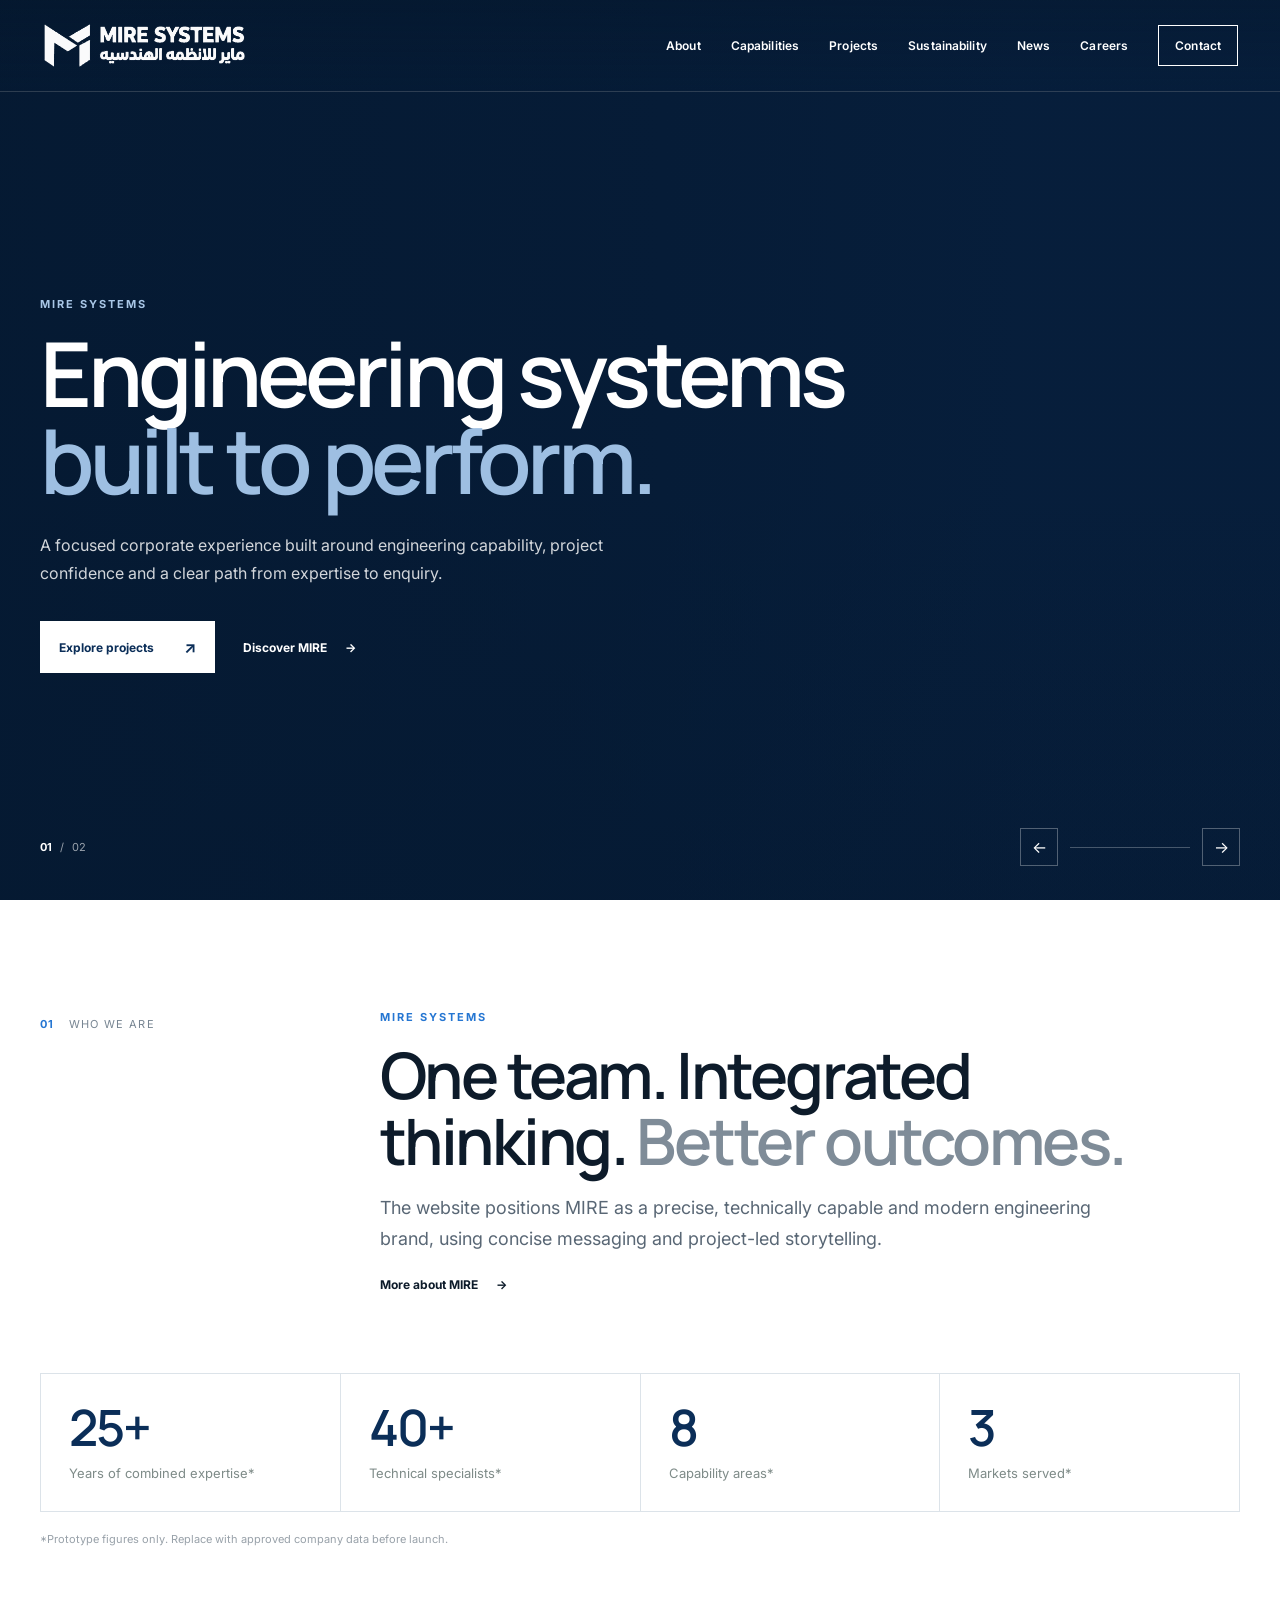
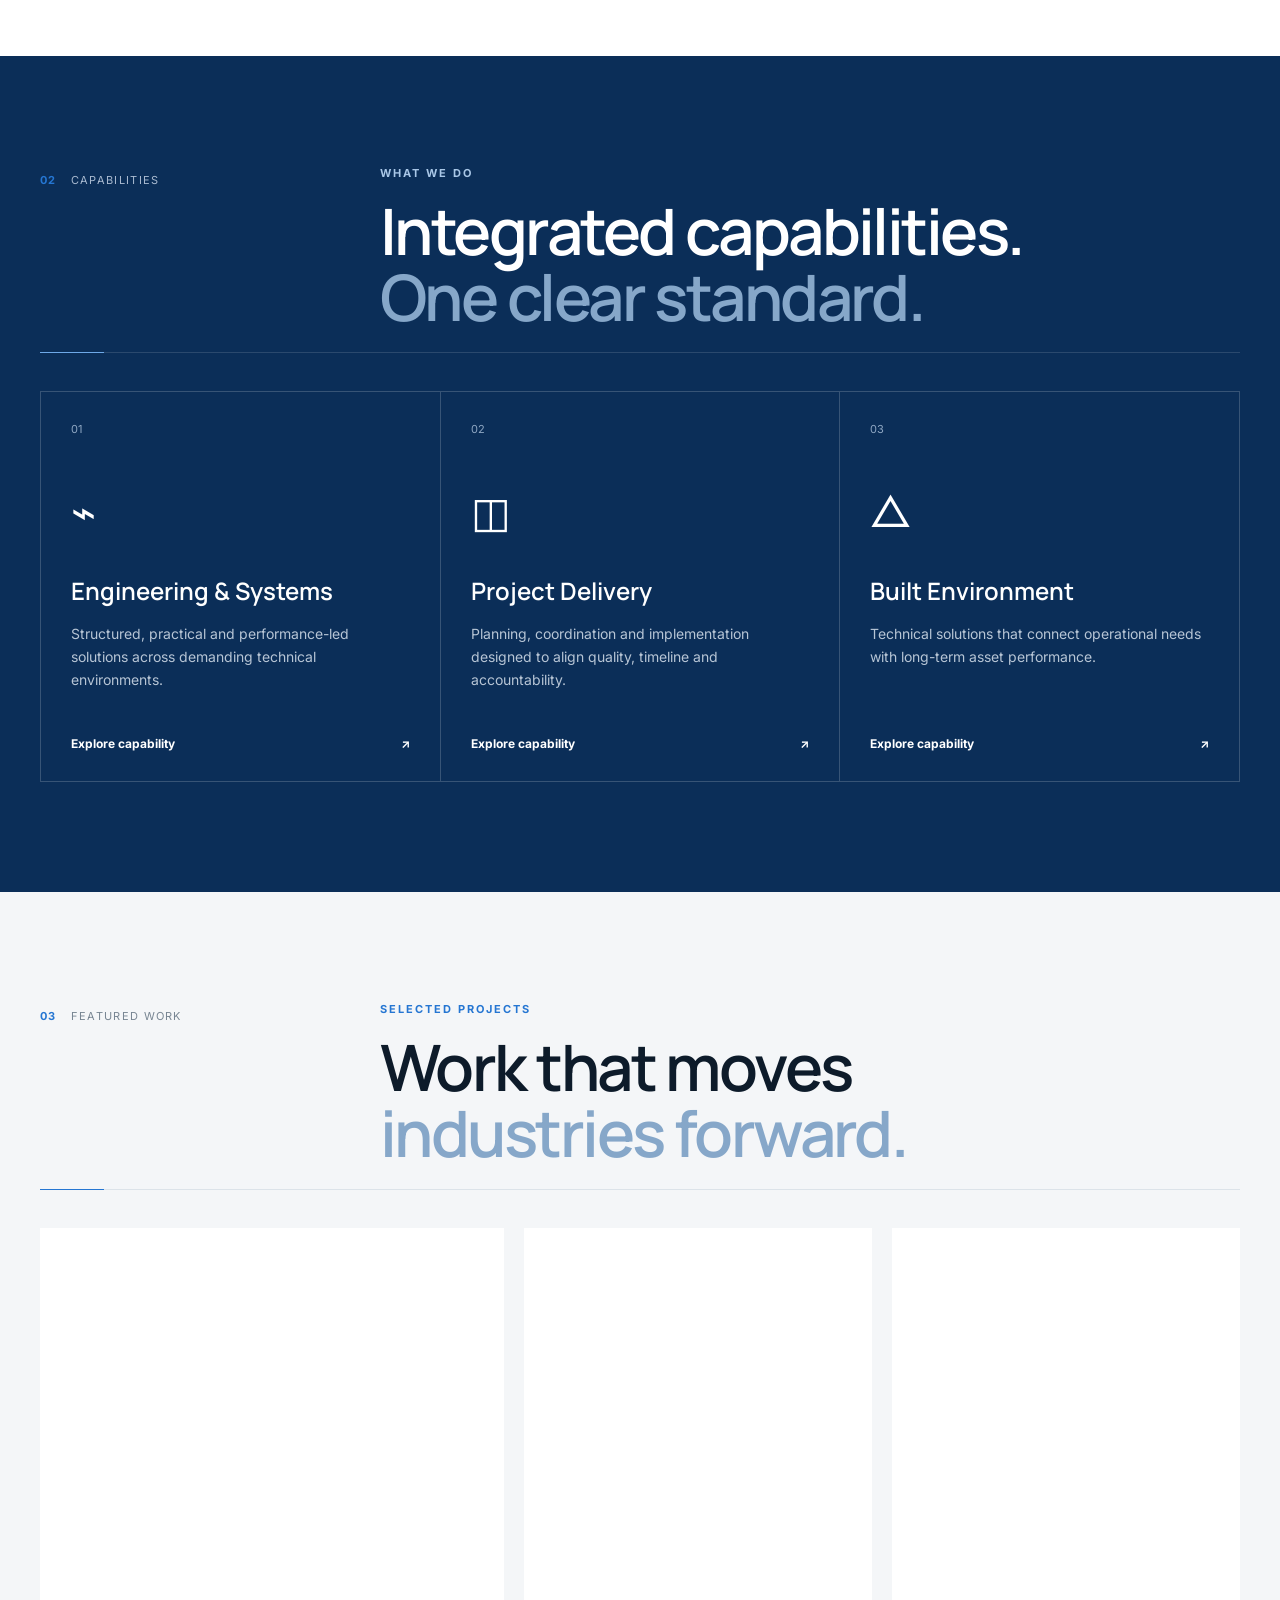
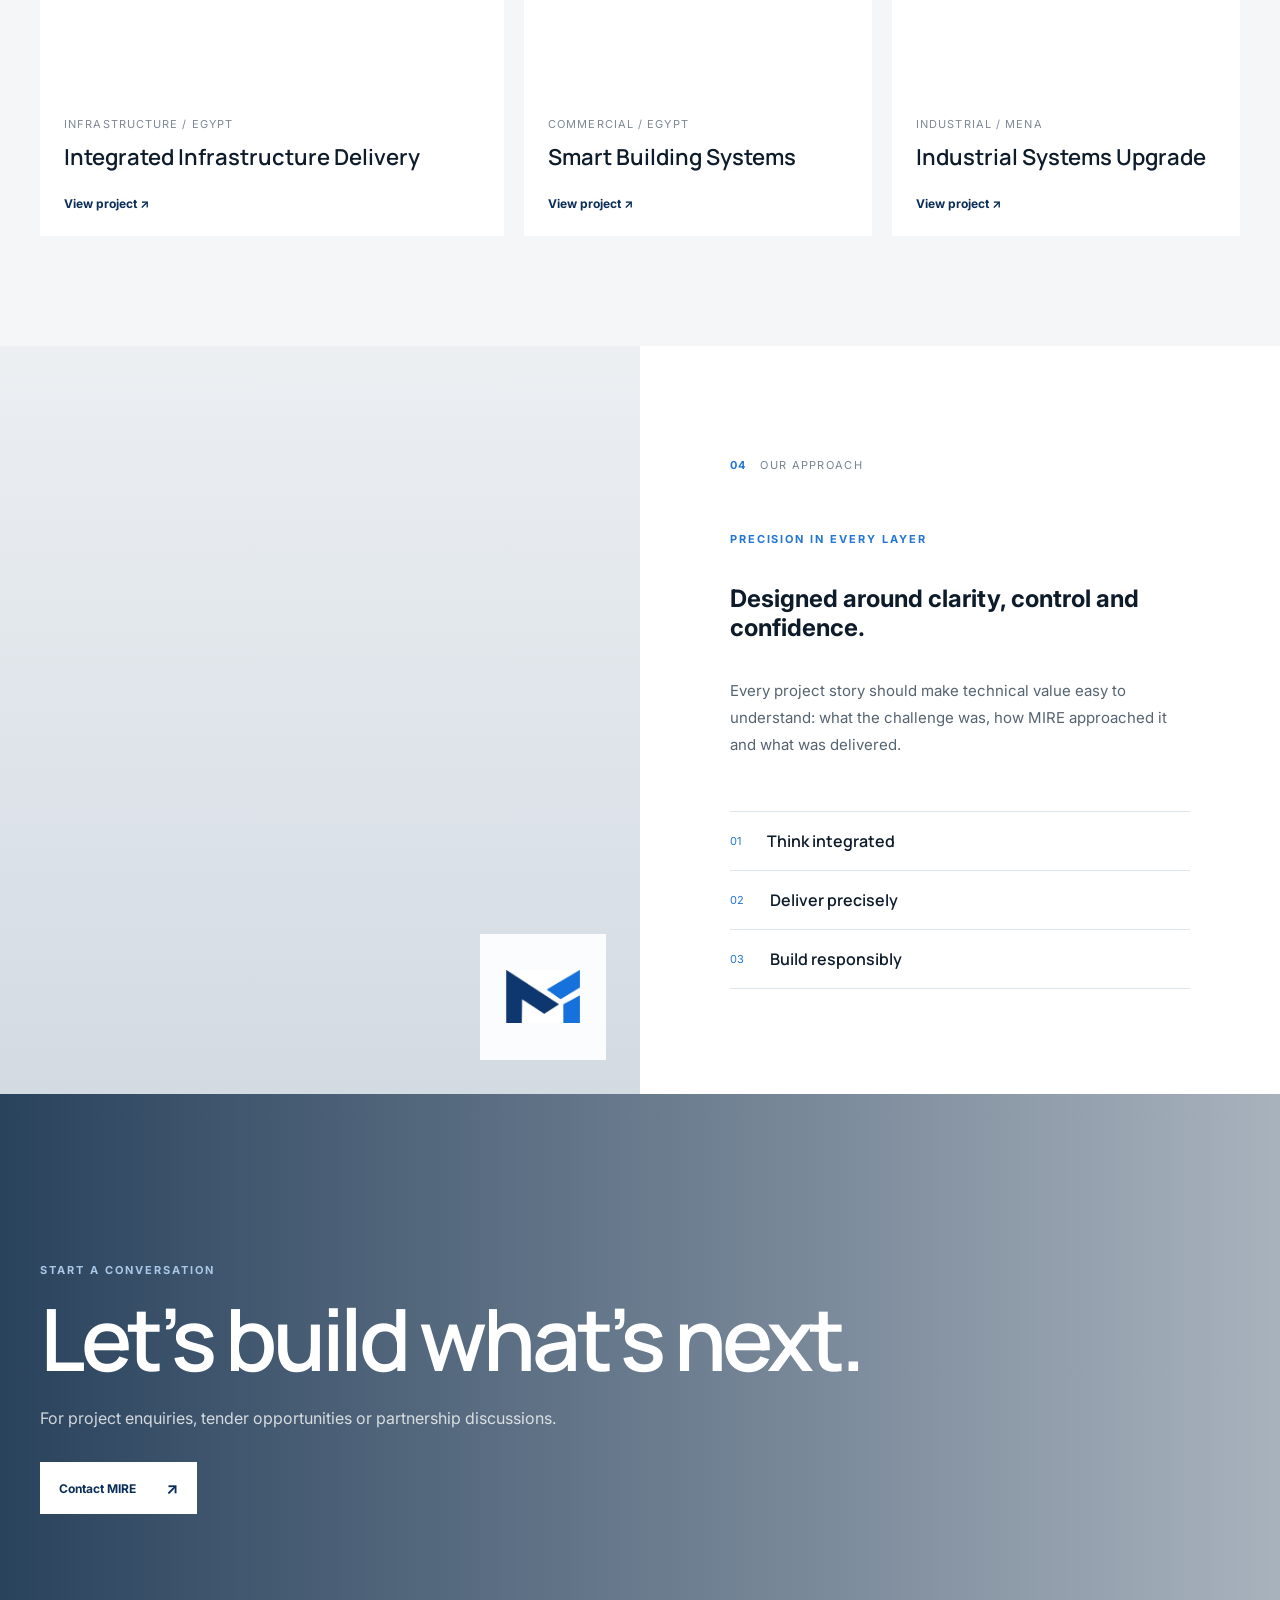
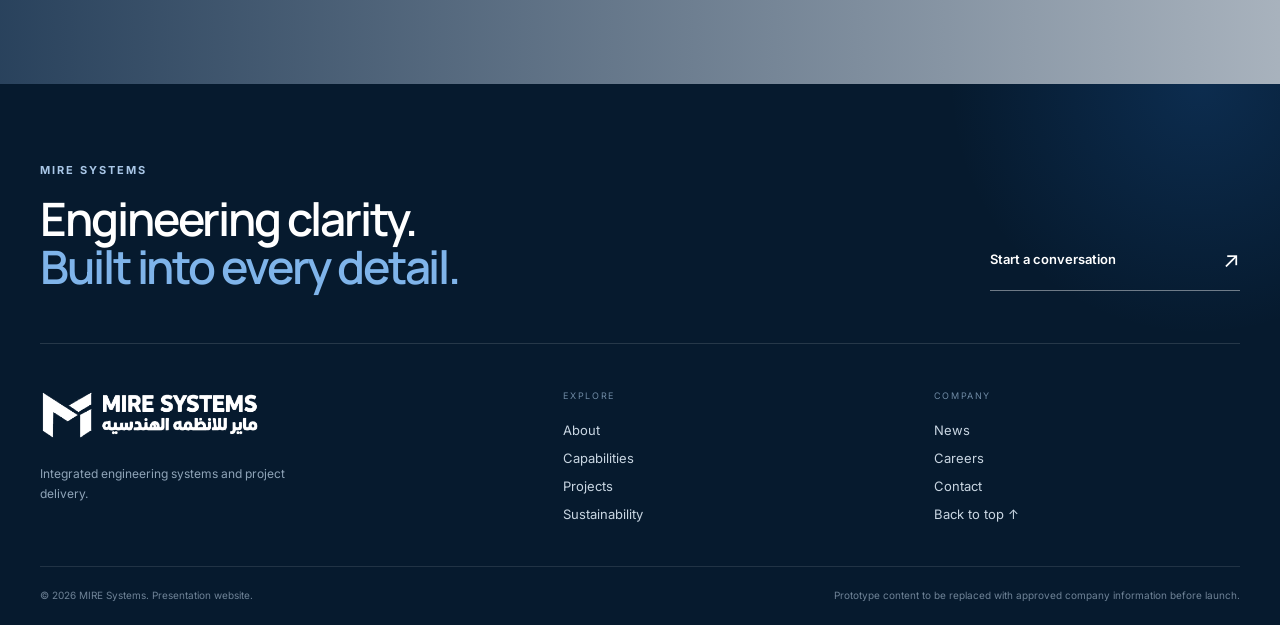
<file: index.html>
<!DOCTYPE html>
<html lang="en"><head><meta charset="utf-8"/><meta content="width=device-width,initial-scale=1" name="viewport"/><meta content="#0b2e58" name="theme-color"/><title>Home | MIRE Systems</title><meta content="MIRE Systems corporate website presentation." name="description"/><link href="https://fonts.googleapis.com" rel="preconnect"/><link crossorigin="" href="https://fonts.gstatic.com" rel="preconnect"/><link href="https://fonts.googleapis.com/css2?family=Inter:wght@400;500;600;700&amp;family=Manrope:wght@500;600;700&amp;display=swap" rel="stylesheet"/><link href="style.css" rel="stylesheet"/></head><body><div aria-hidden="true" class="page-progress"><span></span></div>
<header class="site-header" id="top">
<a aria-label="MIRE Systems home" class="brand" href="index.html"><img alt="MIRE Systems" src="assets/img/mire-logo.png"/></a>
<nav aria-label="Primary navigation" class="desktop-nav"><a class="" href="about.html">About</a><a class="" href="capabilities.html">Capabilities</a><a class="" href="projects.html">Projects</a><a class="" href="sustainability.html">Sustainability</a><a class="" href="news.html">News</a><a class="" href="careers.html">Careers</a><a class="nav-cta" href="contact.html">Contact</a></nav>
<button aria-expanded="false" aria-label="Open menu" class="menu-toggle"><span></span><span></span></button>
</header>
<div aria-hidden="true" class="mobile-menu"><div class="mobile-menu-inner"><p class="eyebrow light">Navigate</p><a href="about.html">About</a><a href="capabilities.html">Capabilities</a><a href="projects.html">Projects</a><a href="sustainability.html">Sustainability</a><a href="news.html">News</a><a href="careers.html">Careers</a><a href="contact.html">Contact</a><div class="mobile-menu-meta"><span>MIRE Systems</span><span>Engineering systems</span></div></div></div><main>
<section aria-label="MIRE Systems introduction" class="hero"><div class="hero-slides">
<article class="hero-slide is-active"><div class="hero-media hero-media-a"></div><div class="hero-overlay"></div><div class="hero-content shell"><p class="eyebrow light">MIRE SYSTEMS</p><h1>Engineering systems<br/><span>built to perform.</span></h1><p class="hero-copy">A focused corporate experience built around engineering capability, project confidence and a clear path from expertise to enquiry.</p><div class="hero-actions"><a class="btn btn-light" href="projects.html">Explore projects <span>↗</span></a><a class="text-link light-link" href="about.html">Discover MIRE <span>→</span></a></div></div></article>
<article class="hero-slide"><div class="hero-media hero-media-b"></div><div class="hero-overlay"></div><div class="hero-content shell"><p class="eyebrow light">BUILT FOR TOMORROW</p><h1>Complex challenges.<br/><span>Clear solutions.</span></h1><p class="hero-copy">Disciplined layouts, controlled motion and strong project imagery give MIRE a modern engineering presence without making the experience feel heavy.</p><div class="hero-actions"><a class="btn btn-light" href="capabilities.html">Our capabilities <span>↗</span></a></div></div></article>
</div><div class="hero-bottom shell"><div class="hero-pagination"><strong>01</strong><span>/</span><span>02</span></div><div class="hero-controls"><button aria-label="Previous slide" class="hero-prev">←</button><div class="hero-line"><span></span></div><button aria-label="Next slide" class="hero-next">→</button></div></div></section>
<section class="intro section"><div class="shell intro-grid"><div class="section-label reveal"><span class="index">01</span><span>Who we are</span></div><div class="reveal"><p class="eyebrow">MIRE SYSTEMS</p><h2>One team. Integrated thinking. <span>Better outcomes.</span></h2><p class="lead">The website positions MIRE as a precise, technically capable and modern engineering brand, using concise messaging and project-led storytelling.</p><a class="text-link" href="about.html">More about MIRE <span>→</span></a></div></div><div class="shell stats reveal"><div class="stat"><strong>25+</strong><span>Years of combined expertise*</span></div><div class="stat"><strong>40+</strong><span>Technical specialists*</span></div><div class="stat"><strong>8</strong><span>Capability areas*</span></div><div class="stat"><strong>3</strong><span>Markets served*</span></div></div><div class="shell concept-note">*Prototype figures only. Replace with approved company data before launch.</div></section>
<section class="section dark-section"><div class="shell"><div class="section-head reveal"><div class="section-label inverse"><span class="index">02</span><span>Capabilities</span></div><div><p class="eyebrow light">WHAT WE DO</p><h2>Integrated capabilities.<br/><span>One clear standard.</span></h2></div></div><div class="service-slider" data-drag-scroll=""><article aria-label="Engineering &amp; Systems" class="service-card reveal" data-card-link="capabilities.html#engineering-systems" role="link" tabindex="0"><div class="service-no">01</div><div class="service-icon">⌁</div><h3>Engineering &amp; Systems</h3><p>Structured, practical and performance-led solutions across demanding technical environments.</p><a href="capabilities.html#engineering-systems">Explore capability <span>↗</span></a></article><article aria-label="Project Delivery" class="service-card reveal" data-card-link="capabilities.html#project-delivery" role="link" tabindex="0"><div class="service-no">02</div><div class="service-icon">◫</div><h3>Project Delivery</h3><p>Planning, coordination and implementation designed to align quality, timeline and accountability.</p><a href="capabilities.html#project-delivery">Explore capability <span>↗</span></a></article><article aria-label="Built Environment" class="service-card reveal" data-card-link="capabilities.html#built-environment" role="link" tabindex="0"><div class="service-no">03</div><div class="service-icon">△</div><h3>Built Environment</h3><p>Technical solutions that connect operational needs with long-term asset performance.</p><a href="capabilities.html#built-environment">Explore capability <span>↗</span></a></article></div></div></section>
<section class="projects section"><div class="shell"><div class="section-head reveal"><div class="section-label"><span class="index">03</span><span>Featured work</span></div><div><p class="eyebrow">SELECTED PROJECTS</p><h2>Work that moves<br/><span>industries forward.</span></h2></div></div><div class="project-track" data-drag-scroll=""><article aria-label="Integrated Infrastructure Delivery" class="project-card project-a reveal" data-card-link="project-detail.html" role="link" tabindex="0"><div class="project-image"></div><div class="project-info"><span>Infrastructure / Egypt</span><h3>Integrated Infrastructure Delivery</h3><a href="project-detail.html">View project ↗</a></div></article><article aria-label="Smart Building Systems" class="project-card project-b reveal" data-card-link="project-detail.html" role="link" tabindex="0"><div class="project-image"></div><div class="project-info"><span>Commercial / Egypt</span><h3>Smart Building Systems</h3><a href="project-detail.html">View project ↗</a></div></article><article aria-label="Industrial Systems Upgrade" class="project-card project-c reveal" data-card-link="project-detail.html" role="link" tabindex="0"><div class="project-image"></div><div class="project-info"><span>Industrial / MENA</span><h3>Industrial Systems Upgrade</h3><a href="project-detail.html">View project ↗</a></div></article></div></div></section>
<section class="approach"><div class="approach-grid"><div class="approach-media reveal"><div class="approach-badge"><img alt="" src="assets/img/mire-mark.png"/></div></div><div class="approach-copy reveal"><div class="section-label"><span class="index">04</span><span>Our approach</span></div><p class="eyebrow">PRECISION IN EVERY LAYER</p><h2>Designed around <span>clarity, control and confidence.</span></h2><p>Every project story should make technical value easy to understand: what the challenge was, how MIRE approached it and what was delivered.</p><div class="principles"><div><span>01</span><strong>Think integrated</strong></div><div><span>02</span><strong>Deliver precisely</strong></div><div><span>03</span><strong>Build responsibly</strong></div></div></div></div></section>
<section class="cta"><div class="cta-bg"></div><div class="cta-inner shell reveal"><p class="eyebrow light">START A CONVERSATION</p><h2>Let’s build what’s next.</h2><p>For project enquiries, tender opportunities or partnership discussions.</p><a class="btn btn-light" href="contact.html#enquiry-form">Contact MIRE <span>↗</span></a></div></section></main><footer class="footer">
<div aria-hidden="true" class="footer-glow"></div>
<div class="shell footer-callout">
<div><p class="eyebrow light">MIRE SYSTEMS</p><h2>Engineering clarity.<br/><span>Built into every detail.</span></h2></div>
<a class="footer-cta" href="contact.html#enquiry-form"><span>Start a conversation</span><b>↗</b></a>
</div>
<div class="shell footer-main">
<a aria-label="MIRE Systems home" class="footer-brand" href="index.html"><img alt="MIRE Systems" src="assets/img/mire-logo.png"/><p>Integrated engineering systems and project delivery.</p></a>
<div class="footer-column"><small>Explore</small><a href="about.html">About</a><a href="capabilities.html">Capabilities</a><a href="projects.html">Projects</a><a href="sustainability.html">Sustainability</a></div>
<div class="footer-column"><small>Company</small><a href="news.html">News</a><a href="careers.html">Careers</a><a href="contact.html">Contact</a><a class="back-top" href="#top">Back to top ↑</a></div>
</div>
<div class="shell footer-bottom"><span>© 2026 MIRE Systems. Presentation website.</span><span>Prototype content to be replaced with approved company information before launch.</span></div>
</footer><script src="script.js"></script></body></html>
</file>
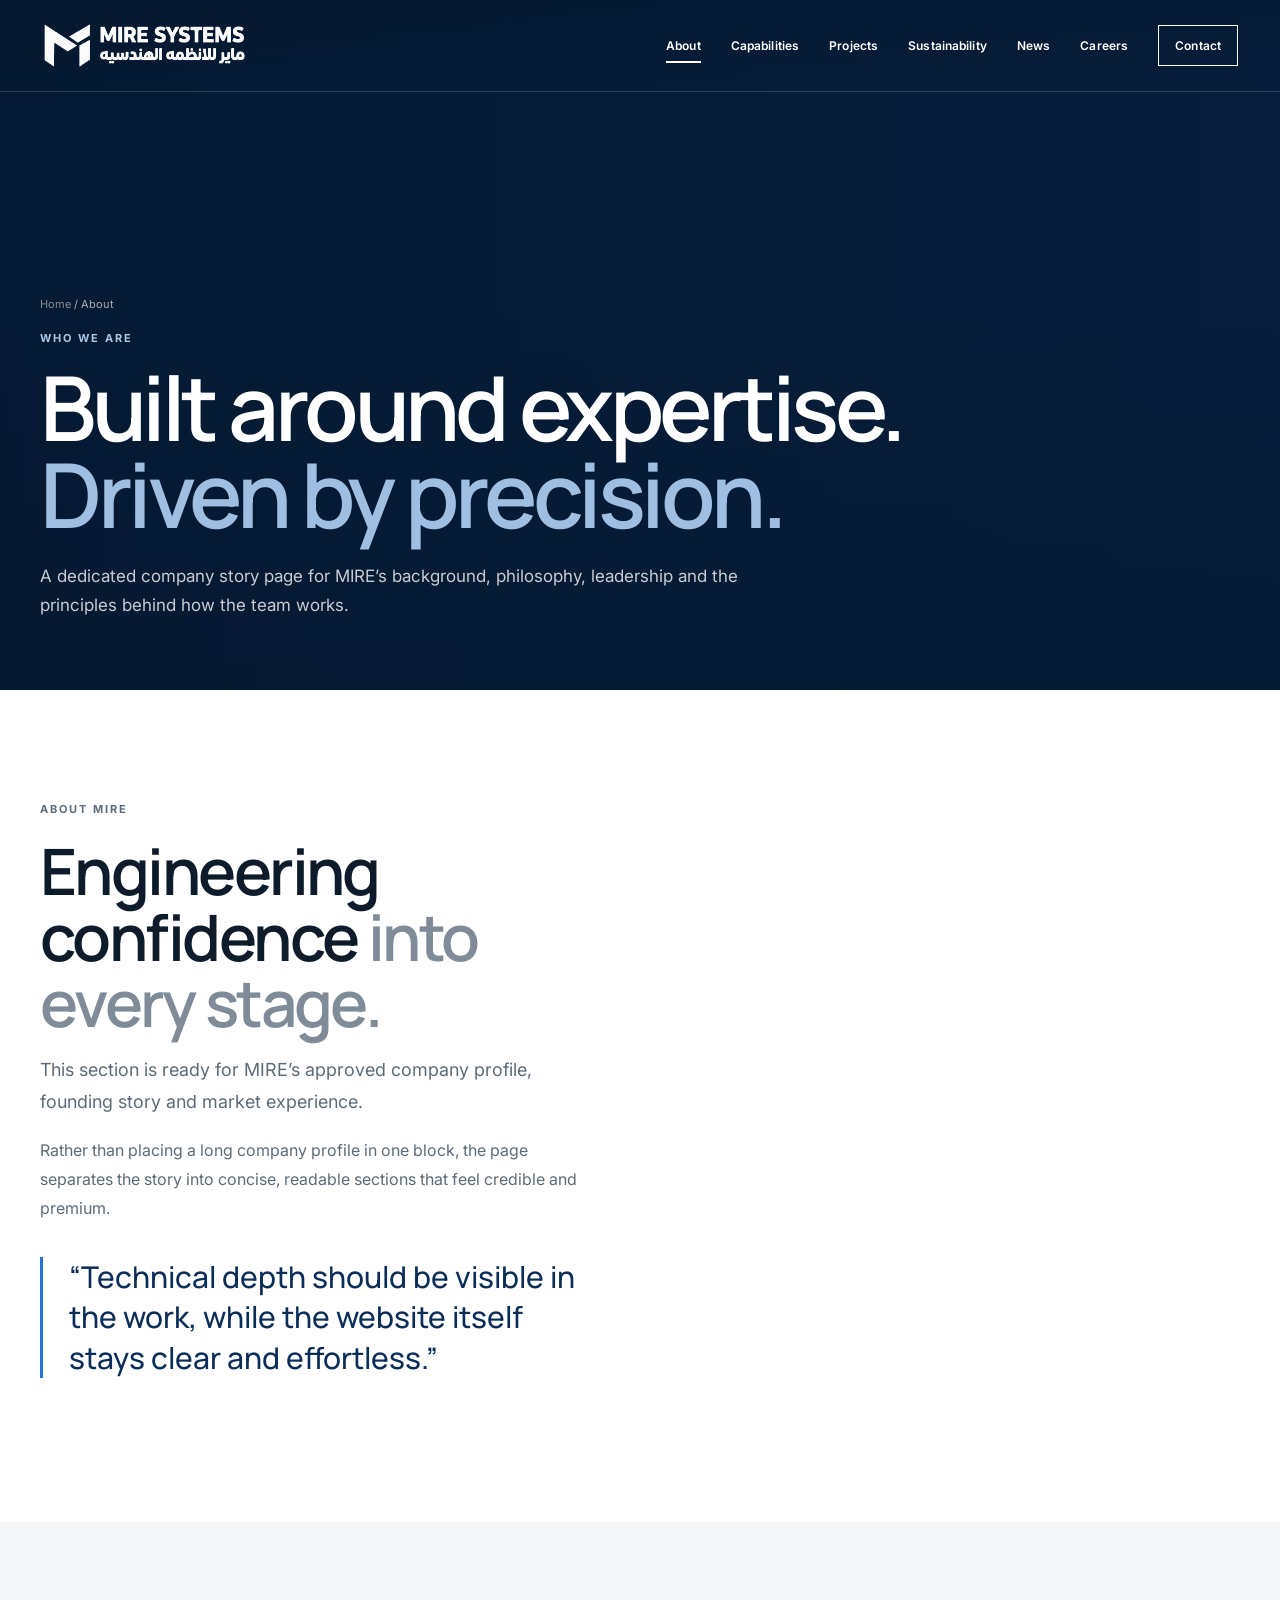
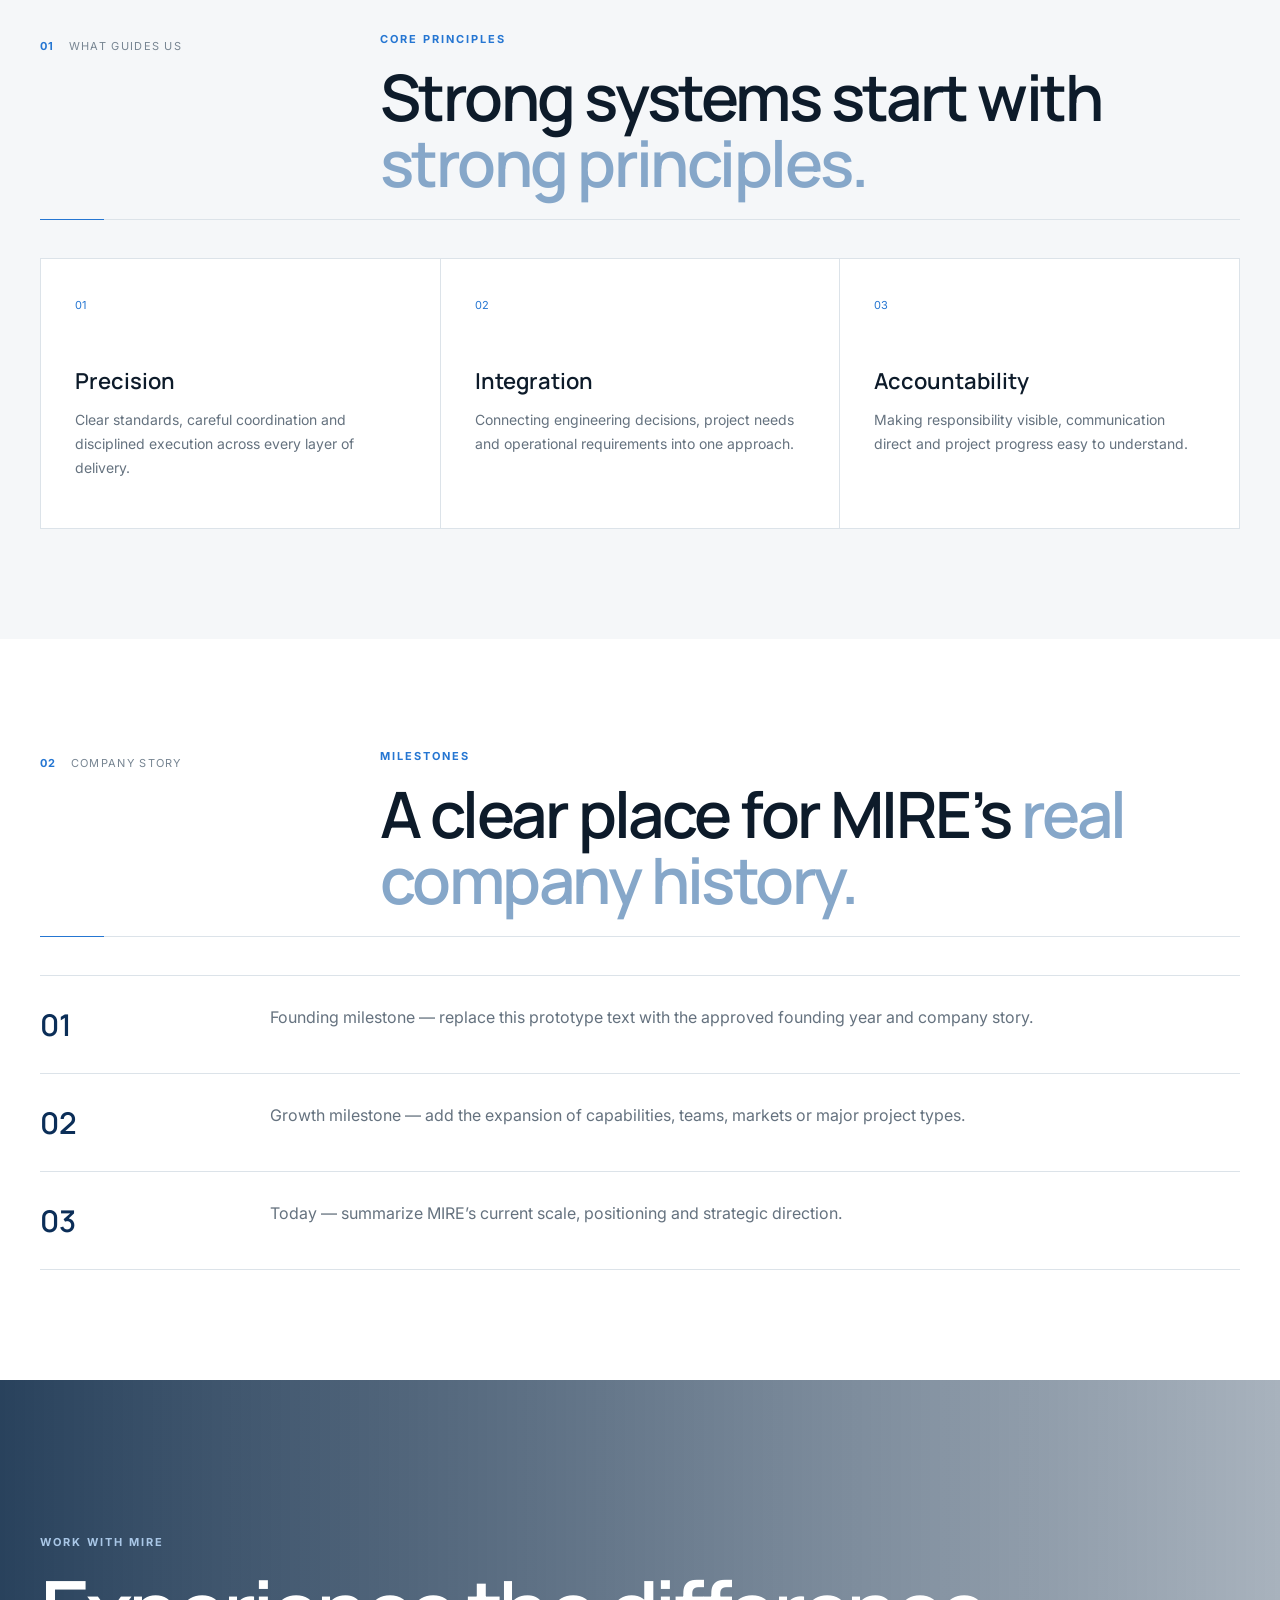
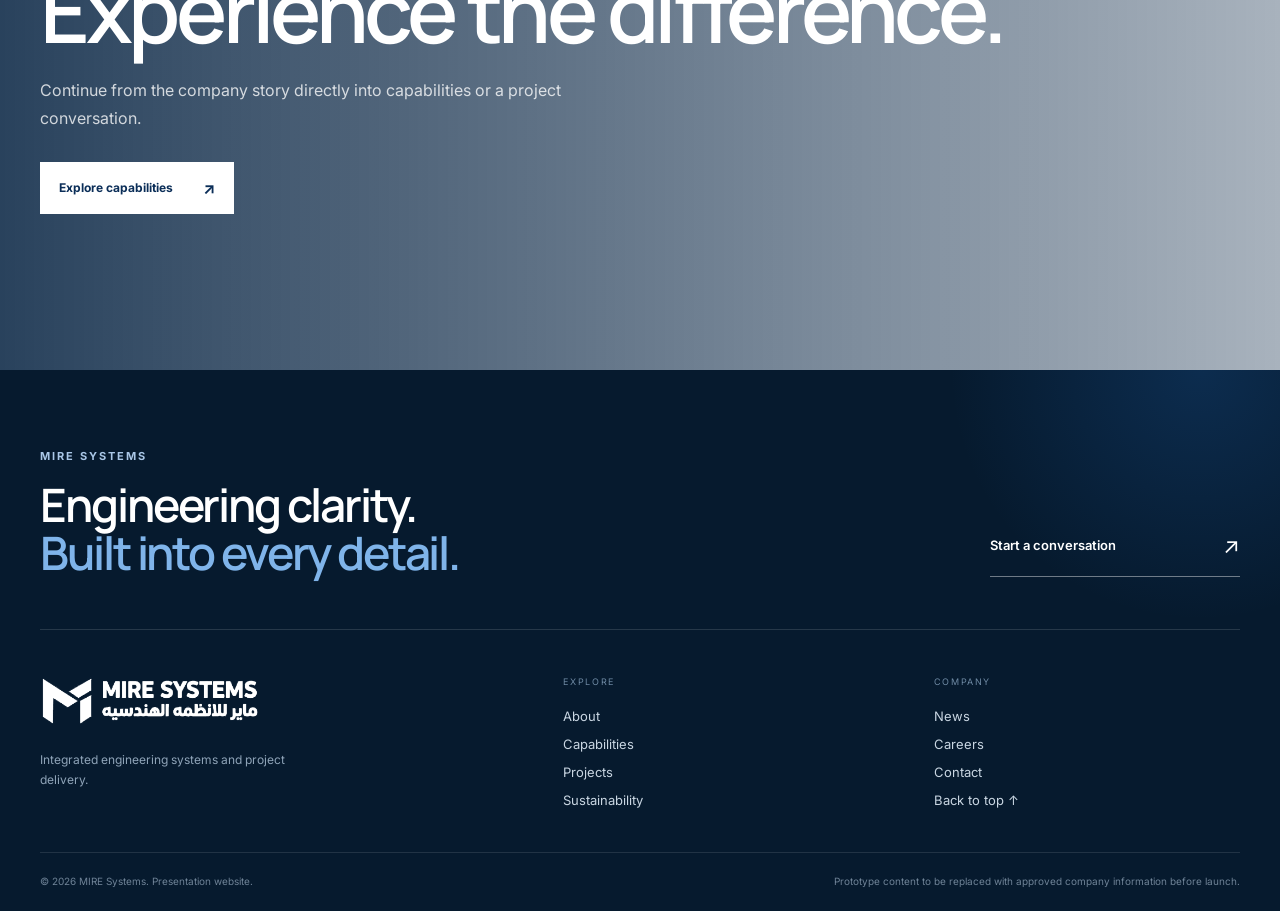
<file: about.html>
<!DOCTYPE html>
<html lang="en"><head><meta charset="utf-8"/><meta content="width=device-width,initial-scale=1" name="viewport"/><meta content="#0b2e58" name="theme-color"/><title>About | MIRE Systems</title><meta content="MIRE Systems corporate website presentation." name="description"/><link href="https://fonts.googleapis.com" rel="preconnect"/><link crossorigin="" href="https://fonts.gstatic.com" rel="preconnect"/><link href="https://fonts.googleapis.com/css2?family=Inter:wght@400;500;600;700&amp;family=Manrope:wght@500;600;700&amp;display=swap" rel="stylesheet"/><link href="style.css" rel="stylesheet"/></head><body><div aria-hidden="true" class="page-progress"><span></span></div>
<header class="site-header" id="top">
<a aria-label="MIRE Systems home" class="brand" href="index.html"><img alt="MIRE Systems" src="assets/img/mire-logo.png"/></a>
<nav aria-label="Primary navigation" class="desktop-nav"><a class="active" href="about.html">About</a><a class="" href="capabilities.html">Capabilities</a><a class="" href="projects.html">Projects</a><a class="" href="sustainability.html">Sustainability</a><a class="" href="news.html">News</a><a class="" href="careers.html">Careers</a><a class="nav-cta" href="contact.html">Contact</a></nav>
<button aria-expanded="false" aria-label="Open menu" class="menu-toggle"><span></span><span></span></button>
</header>
<div aria-hidden="true" class="mobile-menu"><div class="mobile-menu-inner"><p class="eyebrow light">Navigate</p><a href="about.html">About</a><a href="capabilities.html">Capabilities</a><a href="projects.html">Projects</a><a href="sustainability.html">Sustainability</a><a href="news.html">News</a><a href="careers.html">Careers</a><a href="contact.html">Contact</a><div class="mobile-menu-meta"><span>MIRE Systems</span><span>Engineering systems</span></div></div></div><main><section class="page-hero"><div class="page-hero-bg" style="background-image:url('https://images.unsplash.com/photo-1521737711867-e3b97375f902?auto=format&amp;fit=crop&amp;w=2200&amp;q=85')"></div><div class="page-hero-inner shell"><div class="breadcrumb"><a href="index.html">Home</a> / About</div><p class="eyebrow light">WHO WE ARE</p><h1>Built around expertise.<br/><span>Driven by precision.</span></h1><p class="lead">A dedicated company story page for MIRE’s background, philosophy, leadership and the principles behind how the team works.</p></div></section>
<section class="section"><div class="shell split"><div class="copy reveal"><p class="eyebrow">ABOUT MIRE</p><h2 class="section-title">Engineering confidence <span>into every stage.</span></h2><p class="lead">This section is ready for MIRE’s approved company profile, founding story and market experience.</p><p>Rather than placing a long company profile in one block, the page separates the story into concise, readable sections that feel credible and premium.</p><div class="quote">“Technical depth should be visible in the work, while the website itself stays clear and effortless.”</div></div><div class="split-media reveal" style="background-image:url('https://images.unsplash.com/photo-1497366754035-f200968a6e72?auto=format&amp;fit=crop&amp;w=1400&amp;q=85')"></div></div></section>
<section class="section" style="background:#f5f7f9"><div class="shell"><div class="section-head reveal"><div class="section-label"><span class="index">01</span><span>What guides us</span></div><div><p class="eyebrow">CORE PRINCIPLES</p><h2>Strong systems start with <span>strong principles.</span></h2></div></div><div class="value-grid fade-sequence" data-drag-scroll=""><article class="value-card"><span class="num">01</span><h3>Precision</h3><p>Clear standards, careful coordination and disciplined execution across every layer of delivery.</p></article><article class="value-card"><span class="num">02</span><h3>Integration</h3><p>Connecting engineering decisions, project needs and operational requirements into one approach.</p></article><article class="value-card"><span class="num">03</span><h3>Accountability</h3><p>Making responsibility visible, communication direct and project progress easy to understand.</p></article></div></div></section>
<section class="section"><div class="shell"><div class="section-head reveal"><div class="section-label"><span class="index">02</span><span>Company story</span></div><div><p class="eyebrow">MILESTONES</p><h2>A clear place for MIRE’s <span>real company history.</span></h2></div></div><div class="timeline reveal"><div class="timeline-row"><strong>01</strong><p>Founding milestone — replace this prototype text with the approved founding year and company story.</p></div><div class="timeline-row"><strong>02</strong><p>Growth milestone — add the expansion of capabilities, teams, markets or major project types.</p></div><div class="timeline-row"><strong>03</strong><p>Today — summarize MIRE’s current scale, positioning and strategic direction.</p></div></div></div></section>
<section class="cta"><div class="cta-bg"></div><div class="cta-inner shell reveal"><p class="eyebrow light">WORK WITH MIRE</p><h2>Experience the difference.</h2><p>Continue from the company story directly into capabilities or a project conversation.</p><a class="btn btn-light" href="capabilities.html">Explore capabilities <span>↗</span></a></div></section></main><footer class="footer">
<div aria-hidden="true" class="footer-glow"></div>
<div class="shell footer-callout">
<div><p class="eyebrow light">MIRE SYSTEMS</p><h2>Engineering clarity.<br/><span>Built into every detail.</span></h2></div>
<a class="footer-cta" href="contact.html#enquiry-form"><span>Start a conversation</span><b>↗</b></a>
</div>
<div class="shell footer-main">
<a aria-label="MIRE Systems home" class="footer-brand" href="index.html"><img alt="MIRE Systems" src="assets/img/mire-logo.png"/><p>Integrated engineering systems and project delivery.</p></a>
<div class="footer-column"><small>Explore</small><a href="about.html">About</a><a href="capabilities.html">Capabilities</a><a href="projects.html">Projects</a><a href="sustainability.html">Sustainability</a></div>
<div class="footer-column"><small>Company</small><a href="news.html">News</a><a href="careers.html">Careers</a><a href="contact.html">Contact</a><a class="back-top" href="#top">Back to top ↑</a></div>
</div>
<div class="shell footer-bottom"><span>© 2026 MIRE Systems. Presentation website.</span><span>Prototype content to be replaced with approved company information before launch.</span></div>
</footer><script src="script.js"></script></body></html>
</file>
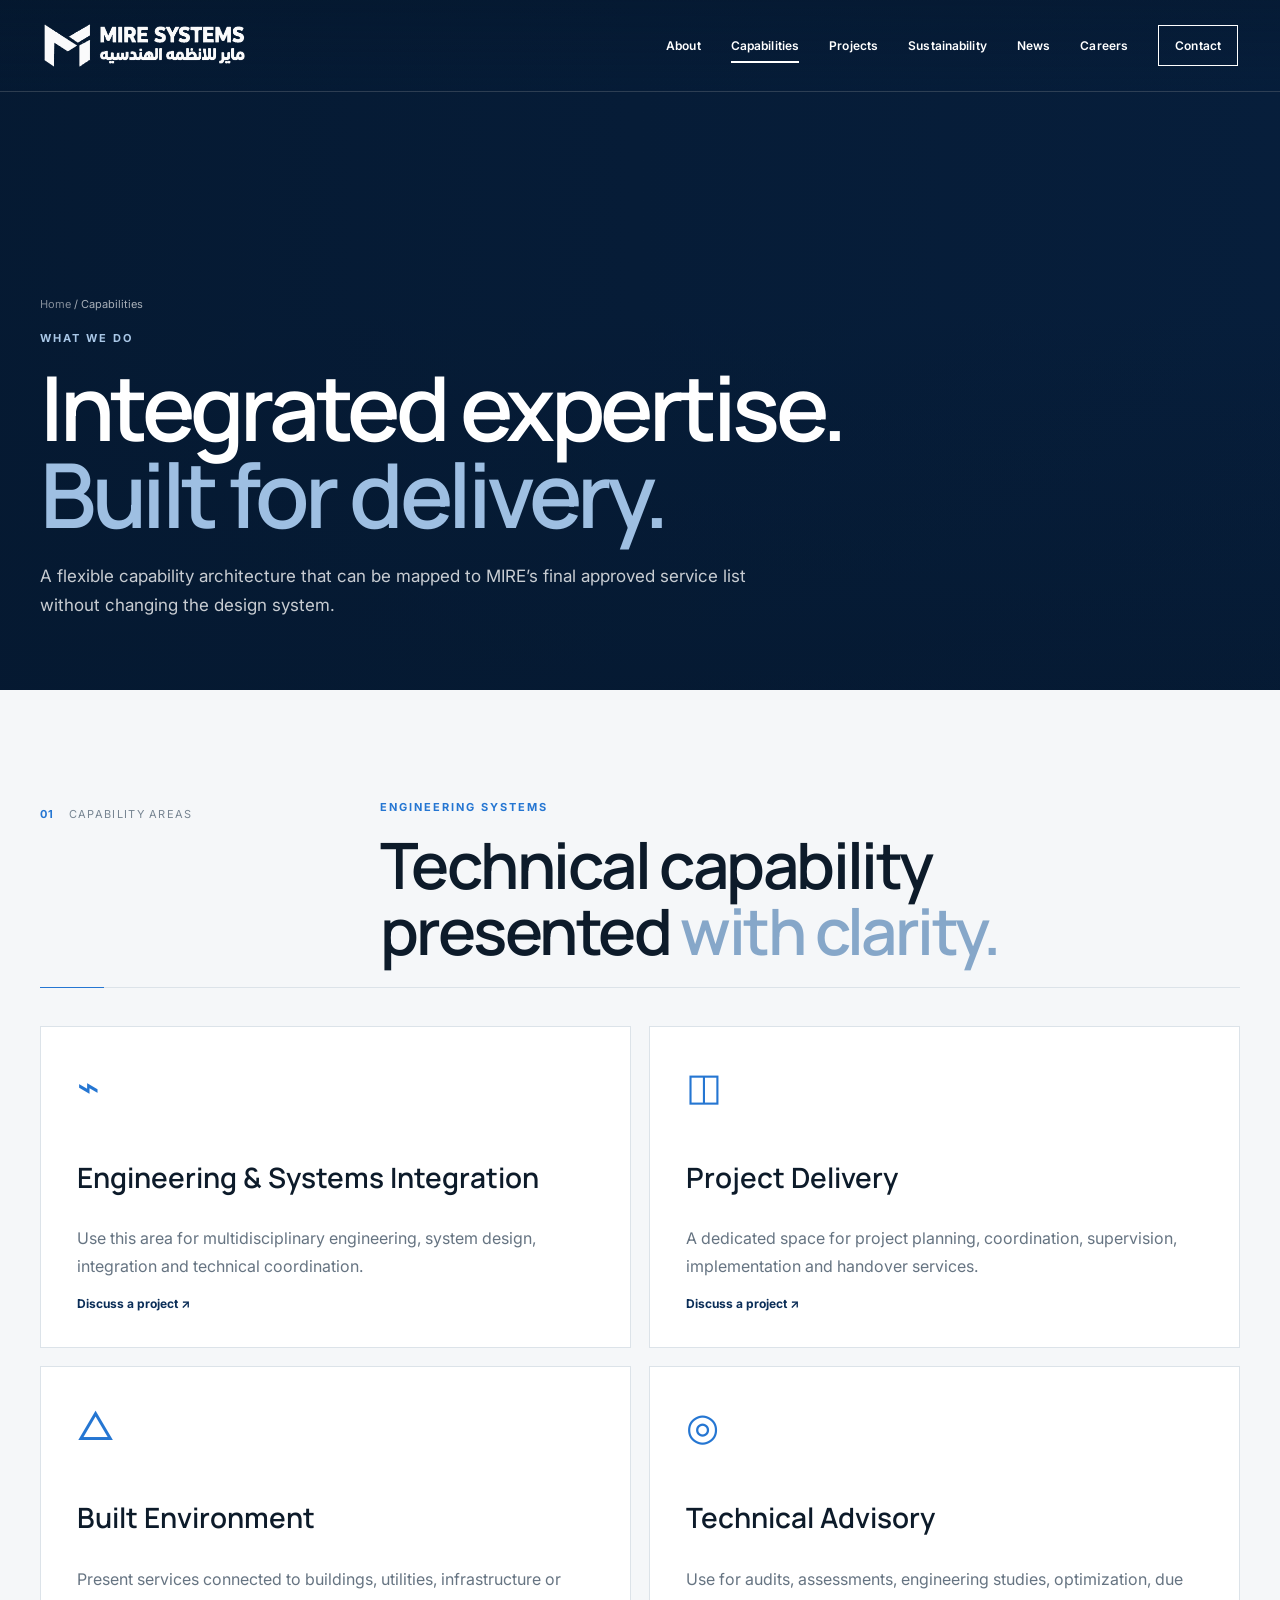
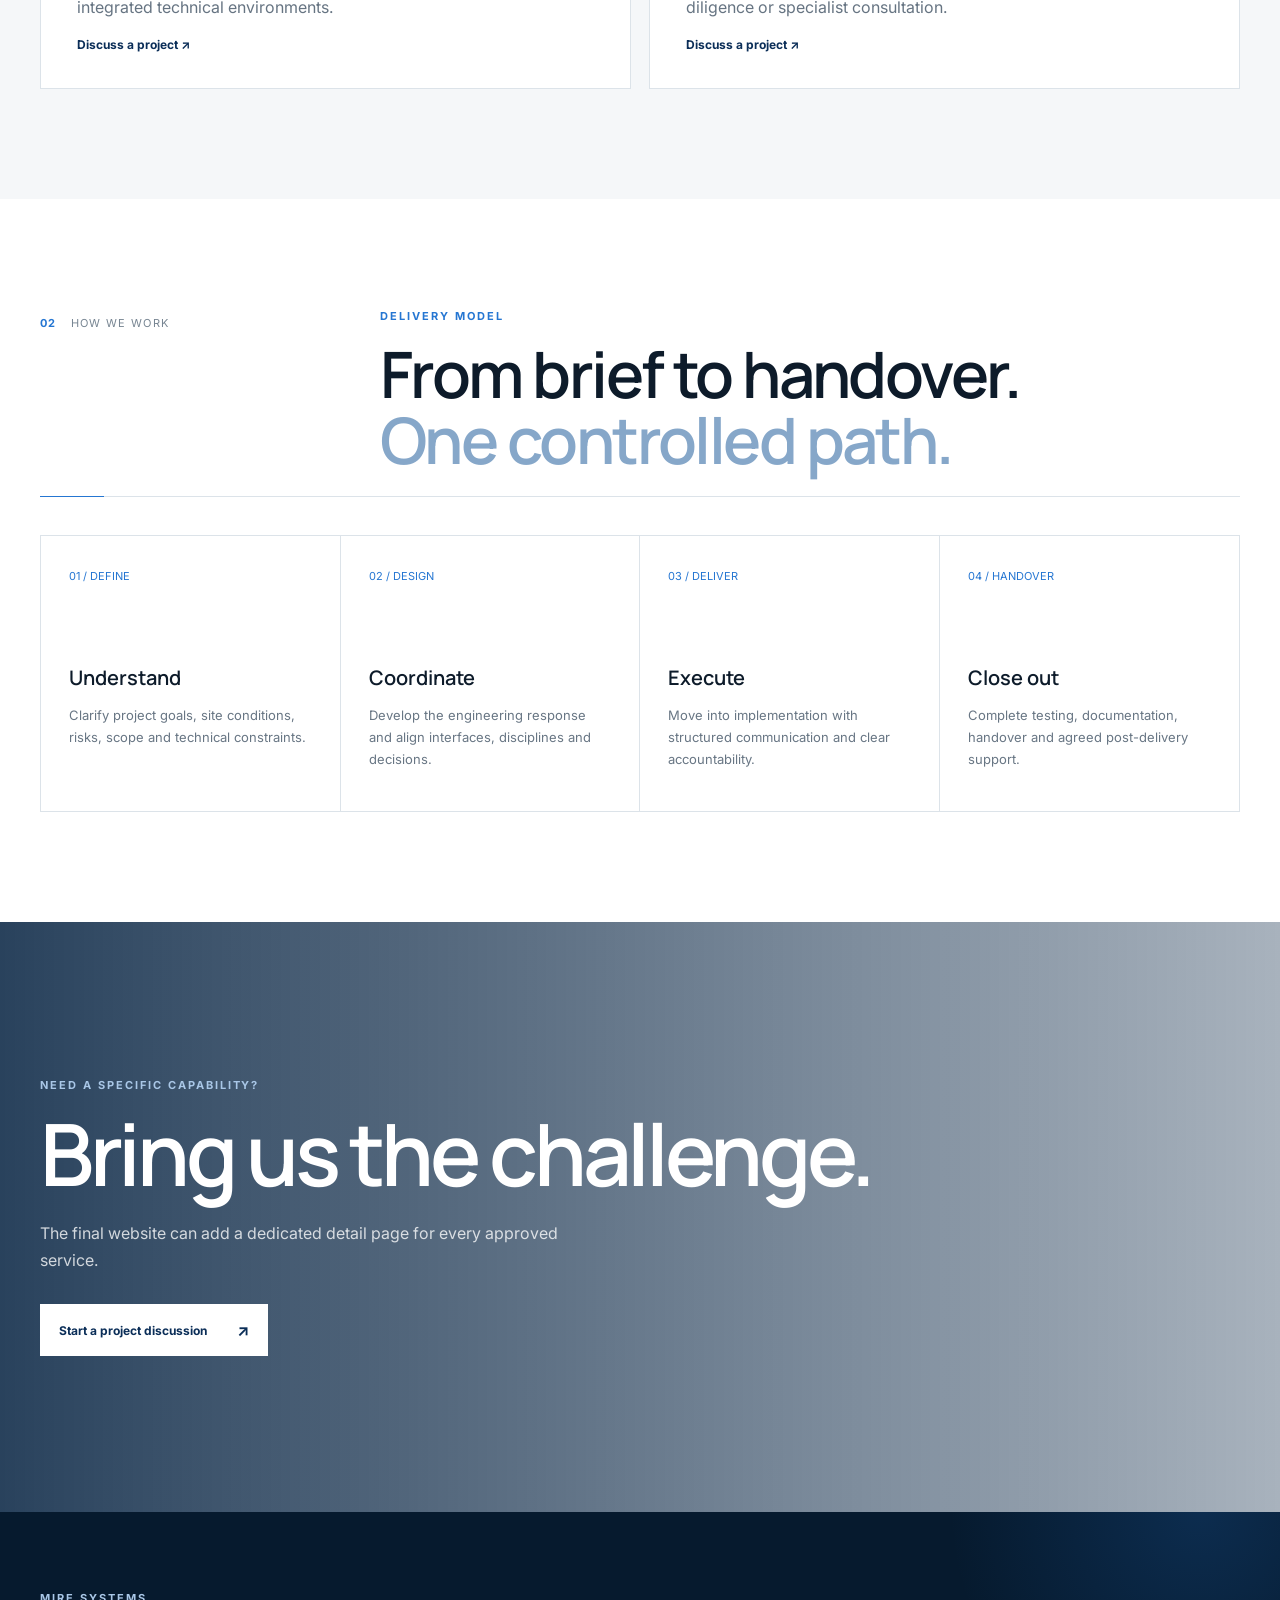
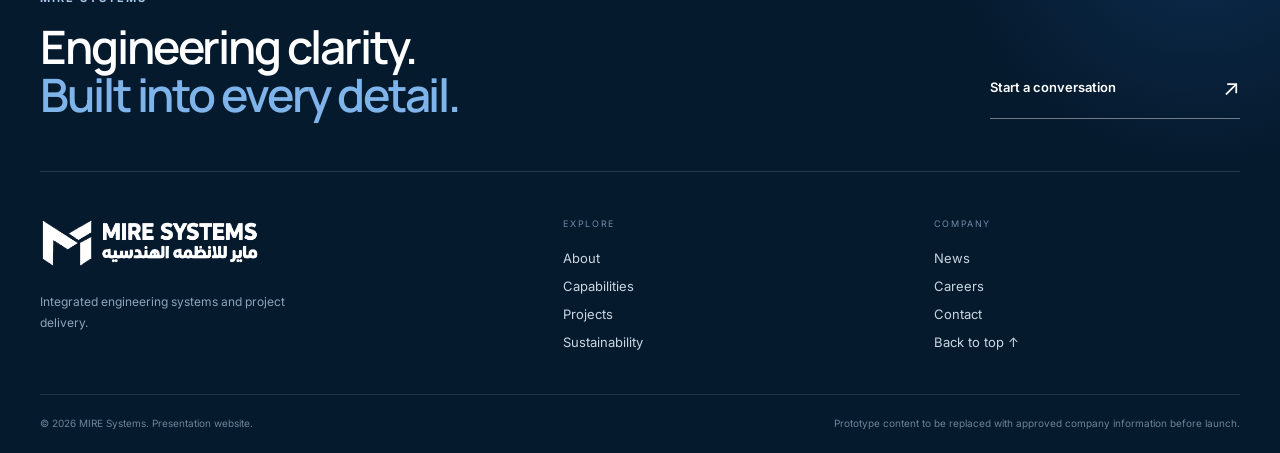
<file: capabilities.html>
<!DOCTYPE html>
<html lang="en"><head><meta charset="utf-8"/><meta content="width=device-width,initial-scale=1" name="viewport"/><meta content="#0b2e58" name="theme-color"/><title>Capabilities | MIRE Systems</title><meta content="MIRE Systems corporate website presentation." name="description"/><link href="https://fonts.googleapis.com" rel="preconnect"/><link crossorigin="" href="https://fonts.gstatic.com" rel="preconnect"/><link href="https://fonts.googleapis.com/css2?family=Inter:wght@400;500;600;700&amp;family=Manrope:wght@500;600;700&amp;display=swap" rel="stylesheet"/><link href="style.css" rel="stylesheet"/></head><body><div aria-hidden="true" class="page-progress"><span></span></div>
<header class="site-header" id="top">
<a aria-label="MIRE Systems home" class="brand" href="index.html"><img alt="MIRE Systems" src="assets/img/mire-logo.png"/></a>
<nav aria-label="Primary navigation" class="desktop-nav"><a class="" href="about.html">About</a><a class="active" href="capabilities.html">Capabilities</a><a class="" href="projects.html">Projects</a><a class="" href="sustainability.html">Sustainability</a><a class="" href="news.html">News</a><a class="" href="careers.html">Careers</a><a class="nav-cta" href="contact.html">Contact</a></nav>
<button aria-expanded="false" aria-label="Open menu" class="menu-toggle"><span></span><span></span></button>
</header>
<div aria-hidden="true" class="mobile-menu"><div class="mobile-menu-inner"><p class="eyebrow light">Navigate</p><a href="about.html">About</a><a href="capabilities.html">Capabilities</a><a href="projects.html">Projects</a><a href="sustainability.html">Sustainability</a><a href="news.html">News</a><a href="careers.html">Careers</a><a href="contact.html">Contact</a><div class="mobile-menu-meta"><span>MIRE Systems</span><span>Engineering systems</span></div></div></div><main><section class="page-hero"><div class="page-hero-bg" style="background-image:url('https://images.unsplash.com/photo-1504917595217-d4dc5ebe6122?auto=format&amp;fit=crop&amp;w=2200&amp;q=85')"></div><div class="page-hero-inner shell"><div class="breadcrumb"><a href="index.html">Home</a> / Capabilities</div><p class="eyebrow light">WHAT WE DO</p><h1>Integrated expertise.<br/><span>Built for delivery.</span></h1><p class="lead">A flexible capability architecture that can be mapped to MIRE’s final approved service list without changing the design system.</p></div></section>
<section class="section" style="background:#f5f7f9"><div class="shell"><div class="section-head reveal"><div class="section-label"><span class="index">01</span><span>Capability areas</span></div><div><p class="eyebrow">ENGINEERING SYSTEMS</p><h2>Technical capability presented <span>with clarity.</span></h2></div></div><div class="capability-grid fade-sequence"><article aria-label="Engineering &amp; Systems Integration" class="capability-item" data-card-link="contact.html#enquiry-form" id="engineering-systems" role="link" tabindex="0"><div class="icon">⌁</div><h3>Engineering &amp; Systems Integration</h3><p>Use this area for multidisciplinary engineering, system design, integration and technical coordination.</p><a href="contact.html#enquiry-form">Discuss a project ↗</a></article><article aria-label="Project Delivery" class="capability-item" data-card-link="contact.html#enquiry-form" id="project-delivery" role="link" tabindex="0"><div class="icon">◫</div><h3>Project Delivery</h3><p>A dedicated space for project planning, coordination, supervision, implementation and handover services.</p><a href="contact.html#enquiry-form">Discuss a project ↗</a></article><article aria-label="Built Environment" class="capability-item" data-card-link="contact.html#enquiry-form" id="built-environment" role="link" tabindex="0"><div class="icon">△</div><h3>Built Environment</h3><p>Present services connected to buildings, utilities, infrastructure or integrated technical environments.</p><a href="contact.html#enquiry-form">Discuss a project ↗</a></article><article aria-label="Technical Advisory" class="capability-item" data-card-link="contact.html#enquiry-form" id="technical-advisory" role="link" tabindex="0"><div class="icon">◎</div><h3>Technical Advisory</h3><p>Use for audits, assessments, engineering studies, optimization, due diligence or specialist consultation.</p><a href="contact.html#enquiry-form">Discuss a project ↗</a></article></div></div></section>
<section class="section"><div class="shell"><div class="section-head reveal"><div class="section-label"><span class="index">02</span><span>How we work</span></div><div><p class="eyebrow">DELIVERY MODEL</p><h2>From brief to handover. <span>One controlled path.</span></h2></div></div><div class="steps reveal"><article class="step"><span>01 / DEFINE</span><h3>Understand</h3><p>Clarify project goals, site conditions, risks, scope and technical constraints.</p></article><article class="step"><span>02 / DESIGN</span><h3>Coordinate</h3><p>Develop the engineering response and align interfaces, disciplines and decisions.</p></article><article class="step"><span>03 / DELIVER</span><h3>Execute</h3><p>Move into implementation with structured communication and clear accountability.</p></article><article class="step"><span>04 / HANDOVER</span><h3>Close out</h3><p>Complete testing, documentation, handover and agreed post-delivery support.</p></article></div></div></section>
<section class="cta"><div class="cta-bg"></div><div class="cta-inner shell reveal"><p class="eyebrow light">NEED A SPECIFIC CAPABILITY?</p><h2>Bring us the challenge.</h2><p>The final website can add a dedicated detail page for every approved service.</p><a class="btn btn-light" href="contact.html#enquiry-form">Start a project discussion <span>↗</span></a></div></section></main><footer class="footer">
<div aria-hidden="true" class="footer-glow"></div>
<div class="shell footer-callout">
<div><p class="eyebrow light">MIRE SYSTEMS</p><h2>Engineering clarity.<br/><span>Built into every detail.</span></h2></div>
<a class="footer-cta" href="contact.html#enquiry-form"><span>Start a conversation</span><b>↗</b></a>
</div>
<div class="shell footer-main">
<a aria-label="MIRE Systems home" class="footer-brand" href="index.html"><img alt="MIRE Systems" src="assets/img/mire-logo.png"/><p>Integrated engineering systems and project delivery.</p></a>
<div class="footer-column"><small>Explore</small><a href="about.html">About</a><a href="capabilities.html">Capabilities</a><a href="projects.html">Projects</a><a href="sustainability.html">Sustainability</a></div>
<div class="footer-column"><small>Company</small><a href="news.html">News</a><a href="careers.html">Careers</a><a href="contact.html">Contact</a><a class="back-top" href="#top">Back to top ↑</a></div>
</div>
<div class="shell footer-bottom"><span>© 2026 MIRE Systems. Presentation website.</span><span>Prototype content to be replaced with approved company information before launch.</span></div>
</footer><script src="script.js"></script></body></html>
</file>
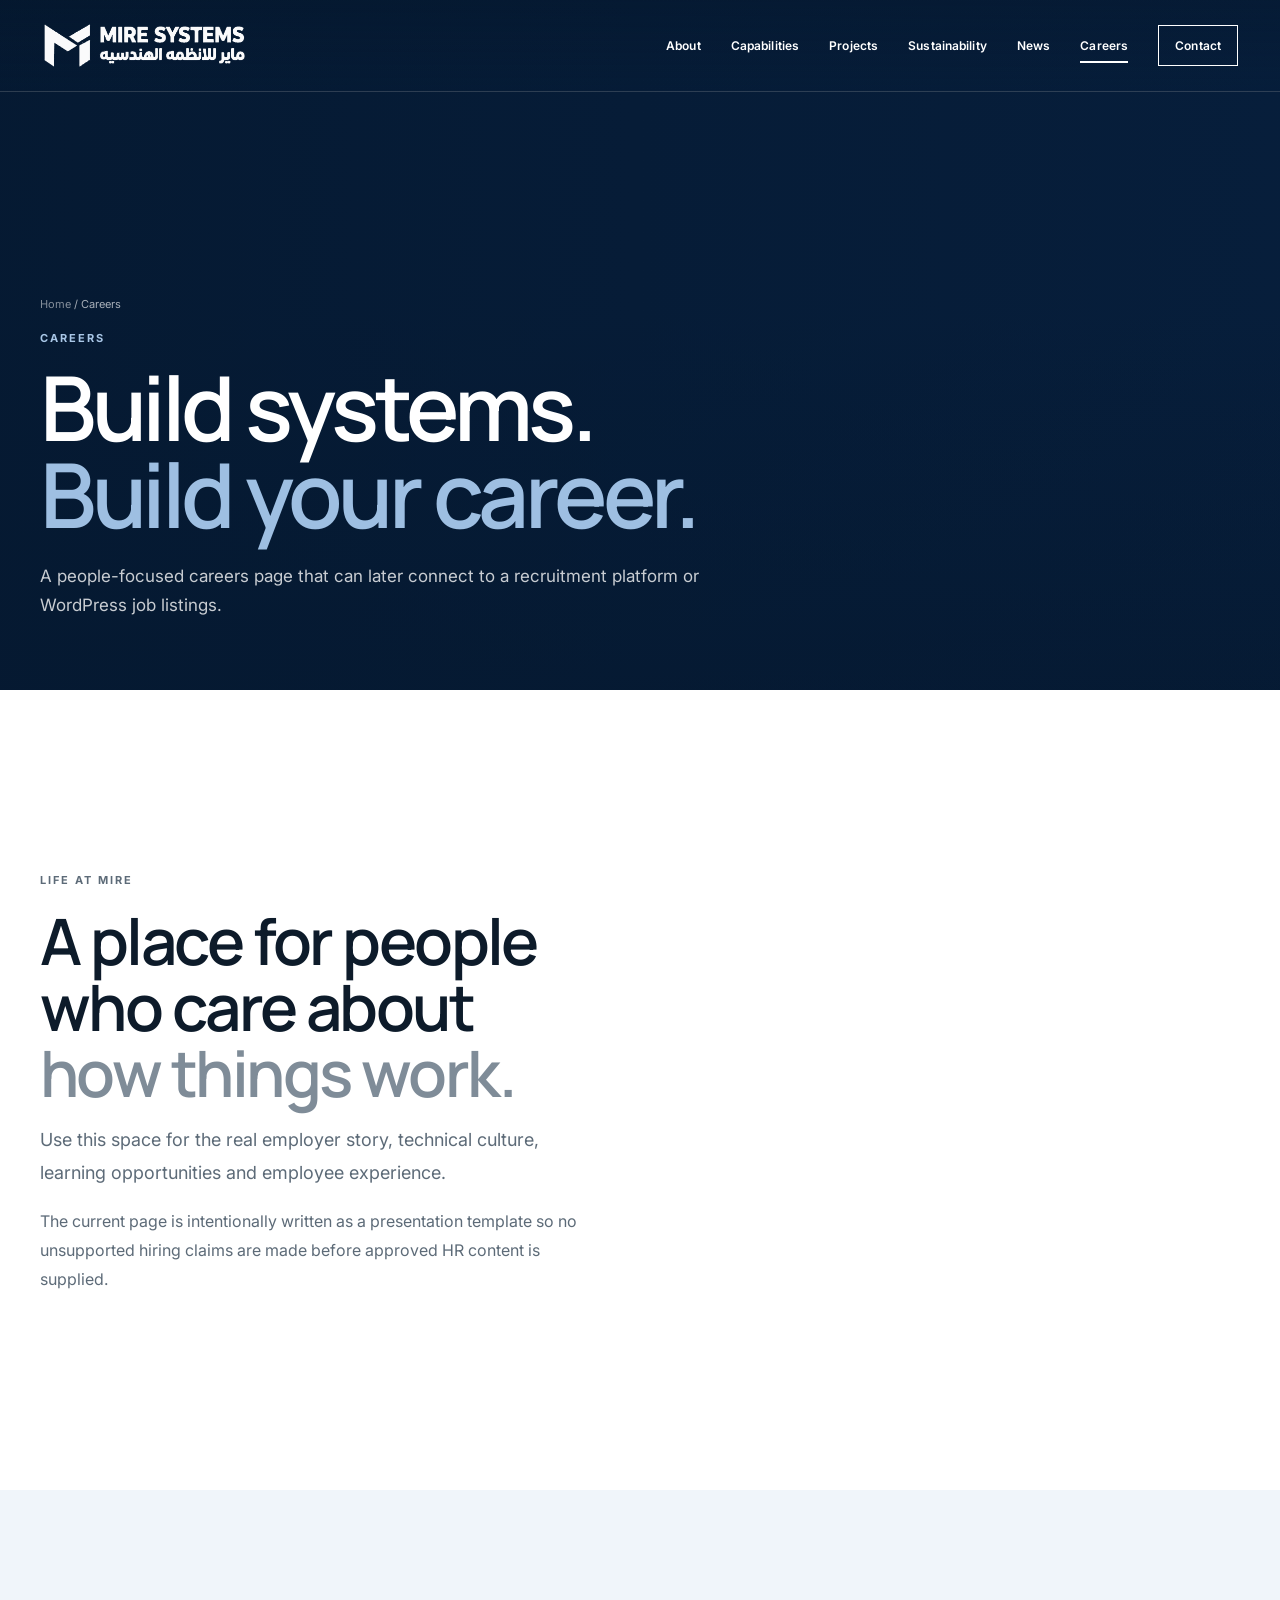
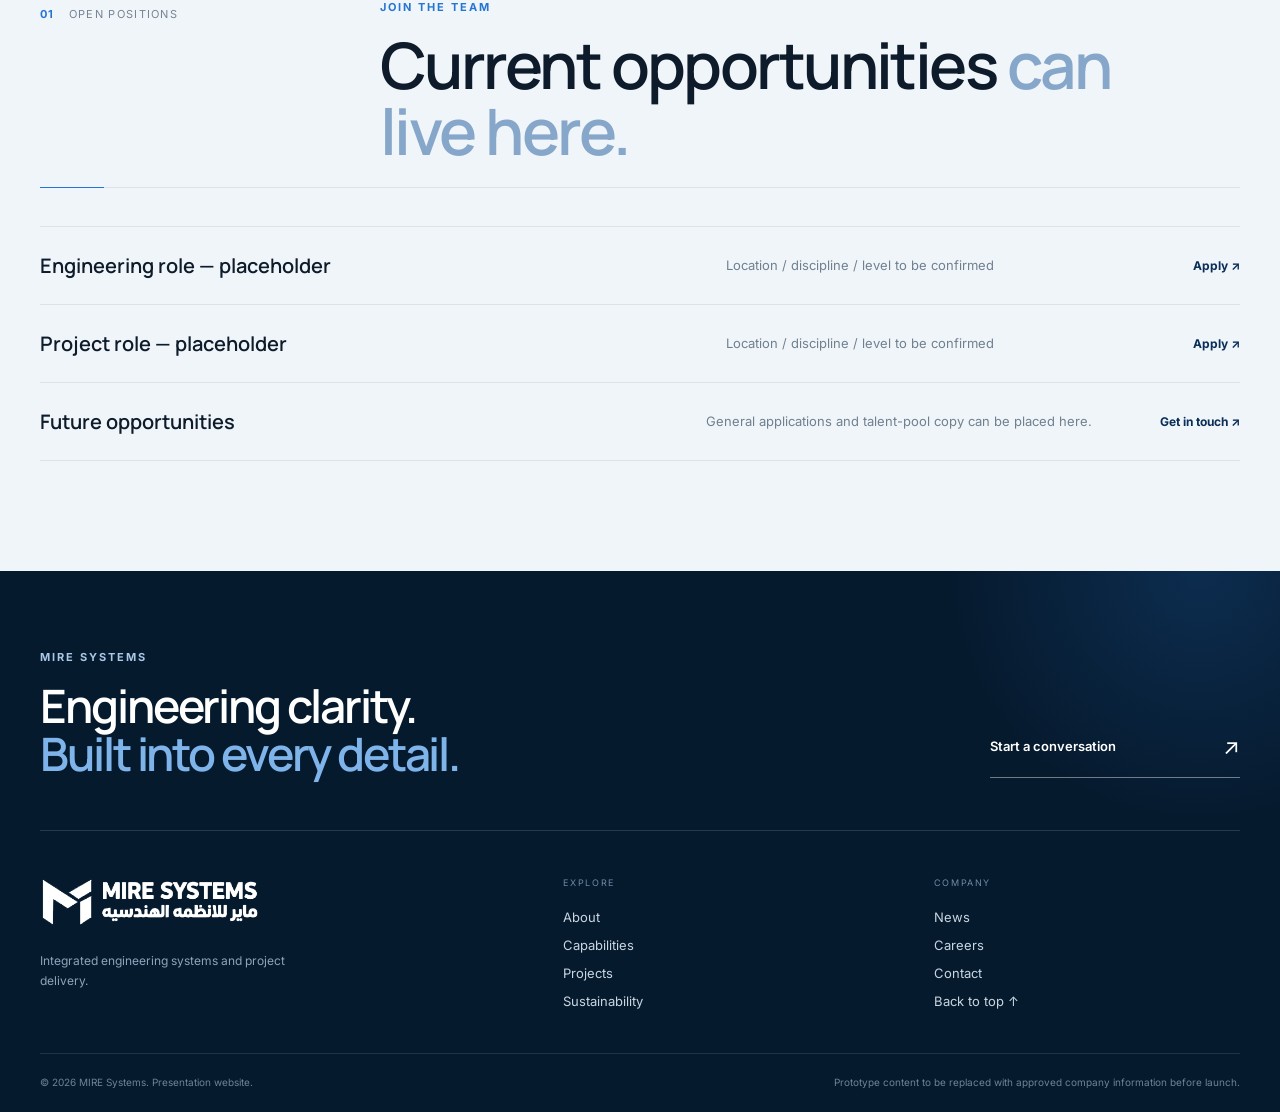
<file: careers.html>
<!DOCTYPE html>
<html lang="en"><head><meta charset="utf-8"/><meta content="width=device-width,initial-scale=1" name="viewport"/><meta content="#0b2e58" name="theme-color"/><title>Careers | MIRE Systems</title><meta content="MIRE Systems corporate website presentation." name="description"/><link href="https://fonts.googleapis.com" rel="preconnect"/><link crossorigin="" href="https://fonts.gstatic.com" rel="preconnect"/><link href="https://fonts.googleapis.com/css2?family=Inter:wght@400;500;600;700&amp;family=Manrope:wght@500;600;700&amp;display=swap" rel="stylesheet"/><link href="style.css" rel="stylesheet"/></head><body><div aria-hidden="true" class="page-progress"><span></span></div>
<header class="site-header" id="top">
<a aria-label="MIRE Systems home" class="brand" href="index.html"><img alt="MIRE Systems" src="assets/img/mire-logo.png"/></a>
<nav aria-label="Primary navigation" class="desktop-nav"><a class="" href="about.html">About</a><a class="" href="capabilities.html">Capabilities</a><a class="" href="projects.html">Projects</a><a class="" href="sustainability.html">Sustainability</a><a class="" href="news.html">News</a><a class="active" href="careers.html">Careers</a><a class="nav-cta" href="contact.html">Contact</a></nav>
<button aria-expanded="false" aria-label="Open menu" class="menu-toggle"><span></span><span></span></button>
</header>
<div aria-hidden="true" class="mobile-menu"><div class="mobile-menu-inner"><p class="eyebrow light">Navigate</p><a href="about.html">About</a><a href="capabilities.html">Capabilities</a><a href="projects.html">Projects</a><a href="sustainability.html">Sustainability</a><a href="news.html">News</a><a href="careers.html">Careers</a><a href="contact.html">Contact</a><div class="mobile-menu-meta"><span>MIRE Systems</span><span>Engineering systems</span></div></div></div><main><section class="page-hero"><div class="page-hero-bg" style="background-image:url('https://images.unsplash.com/photo-1522071820081-009f0129c71c?auto=format&amp;fit=crop&amp;w=2200&amp;q=85')"></div><div class="page-hero-inner shell"><div class="breadcrumb"><a href="index.html">Home</a> / Careers</div><p class="eyebrow light">CAREERS</p><h1>Build systems.<br/><span>Build your career.</span></h1><p class="lead">A people-focused careers page that can later connect to a recruitment platform or WordPress job listings.</p></div></section>
<section class="section"><div class="shell split"><div class="copy reveal"><p class="eyebrow">LIFE AT MIRE</p><h2 class="section-title">A place for people who care about <span>how things work.</span></h2><p class="lead">Use this space for the real employer story, technical culture, learning opportunities and employee experience.</p><p>The current page is intentionally written as a presentation template so no unsupported hiring claims are made before approved HR content is supplied.</p></div><div class="split-media reveal" style="background-image:url('https://images.unsplash.com/photo-1521737711867-e3b97375f902?auto=format&amp;fit=crop&amp;w=1400&amp;q=85')"></div></div></section>
<section class="section career-band"><div class="shell"><div class="section-head reveal"><div class="section-label"><span class="index">01</span><span>Open positions</span></div><div><p class="eyebrow">JOIN THE TEAM</p><h2>Current opportunities <span>can live here.</span></h2></div></div><div class="jobs reveal"><div class="job"><h3>Engineering role — placeholder</h3><p>Location / discipline / level to be confirmed</p><a href="contact.html#enquiry-form">Apply ↗</a></div><div class="job"><h3>Project role — placeholder</h3><p>Location / discipline / level to be confirmed</p><a href="contact.html#enquiry-form">Apply ↗</a></div><div class="job"><h3>Future opportunities</h3><p>General applications and talent-pool copy can be placed here.</p><a href="contact.html#enquiry-form">Get in touch ↗</a></div></div></div></section></main><footer class="footer">
<div aria-hidden="true" class="footer-glow"></div>
<div class="shell footer-callout">
<div><p class="eyebrow light">MIRE SYSTEMS</p><h2>Engineering clarity.<br/><span>Built into every detail.</span></h2></div>
<a class="footer-cta" href="contact.html#enquiry-form"><span>Start a conversation</span><b>↗</b></a>
</div>
<div class="shell footer-main">
<a aria-label="MIRE Systems home" class="footer-brand" href="index.html"><img alt="MIRE Systems" src="assets/img/mire-logo.png"/><p>Integrated engineering systems and project delivery.</p></a>
<div class="footer-column"><small>Explore</small><a href="about.html">About</a><a href="capabilities.html">Capabilities</a><a href="projects.html">Projects</a><a href="sustainability.html">Sustainability</a></div>
<div class="footer-column"><small>Company</small><a href="news.html">News</a><a href="careers.html">Careers</a><a href="contact.html">Contact</a><a class="back-top" href="#top">Back to top ↑</a></div>
</div>
<div class="shell footer-bottom"><span>© 2026 MIRE Systems. Presentation website.</span><span>Prototype content to be replaced with approved company information before launch.</span></div>
</footer><script src="script.js"></script></body></html>
</file>
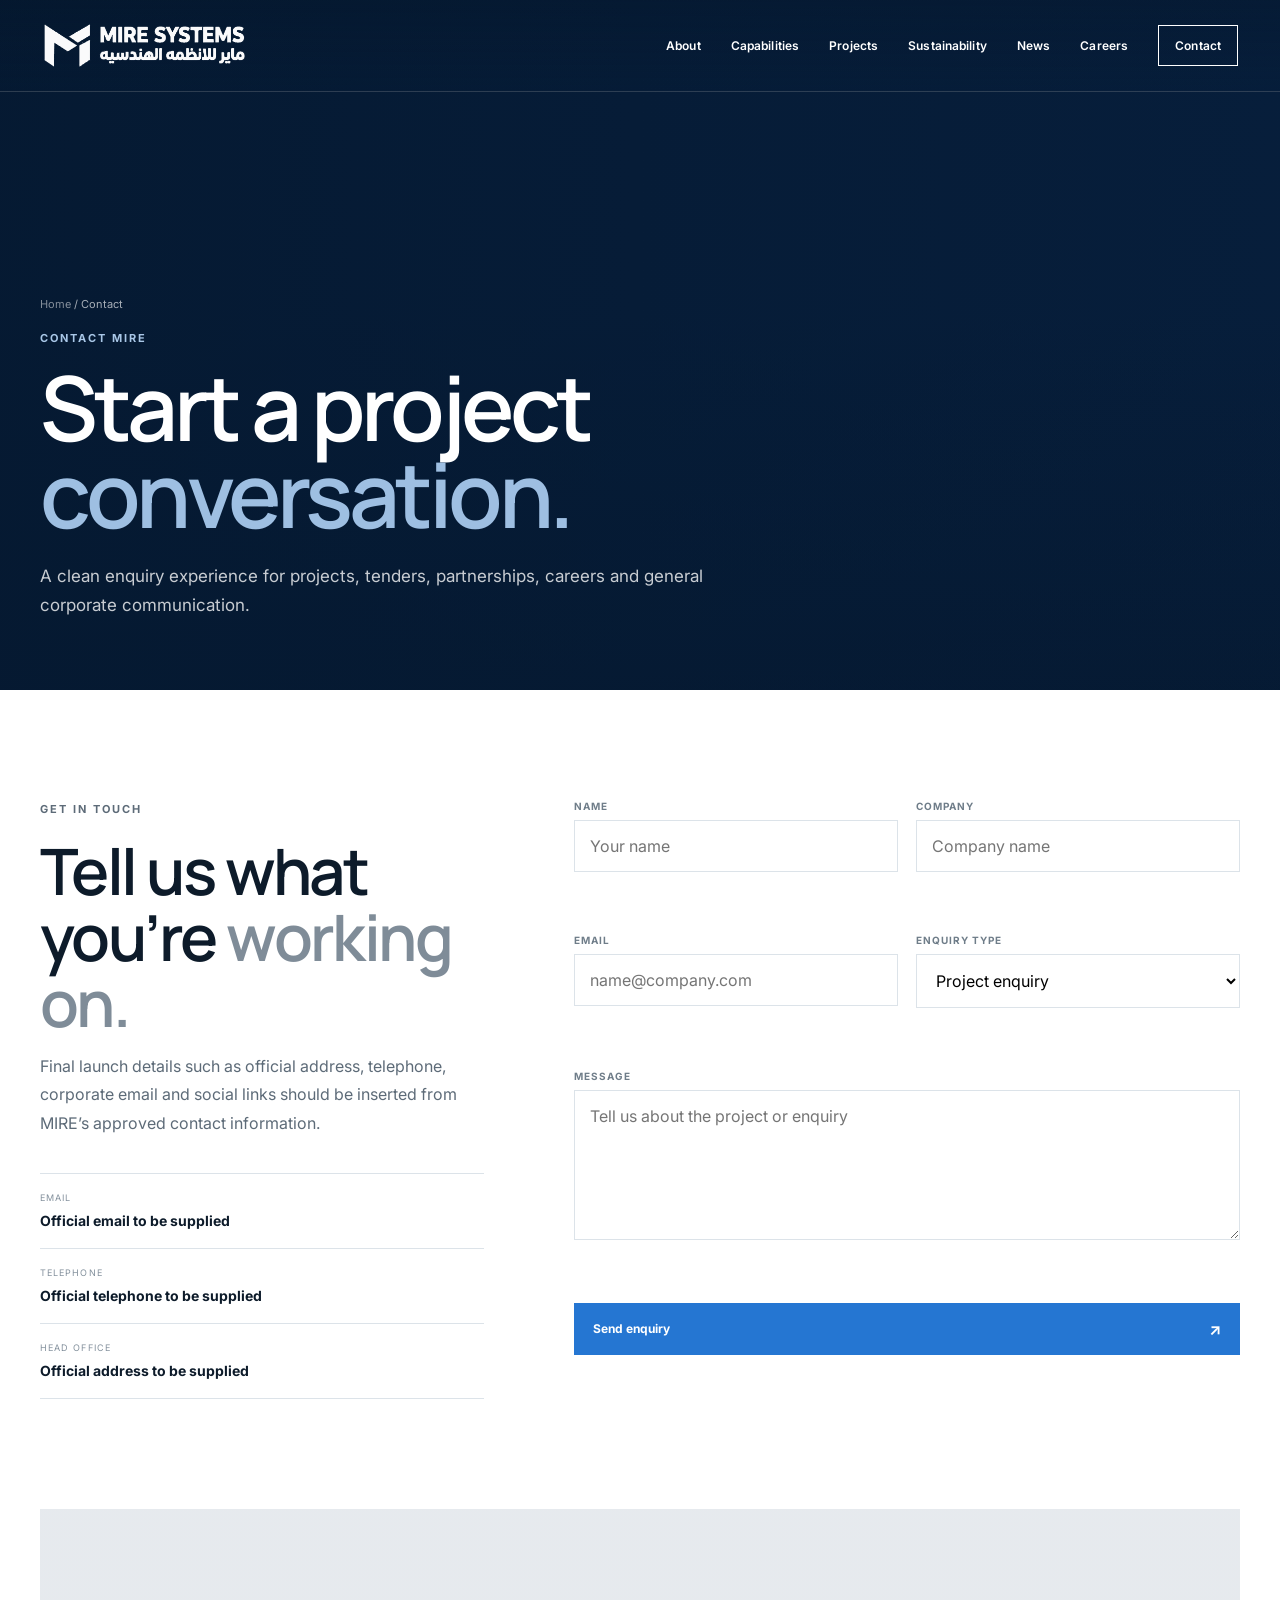
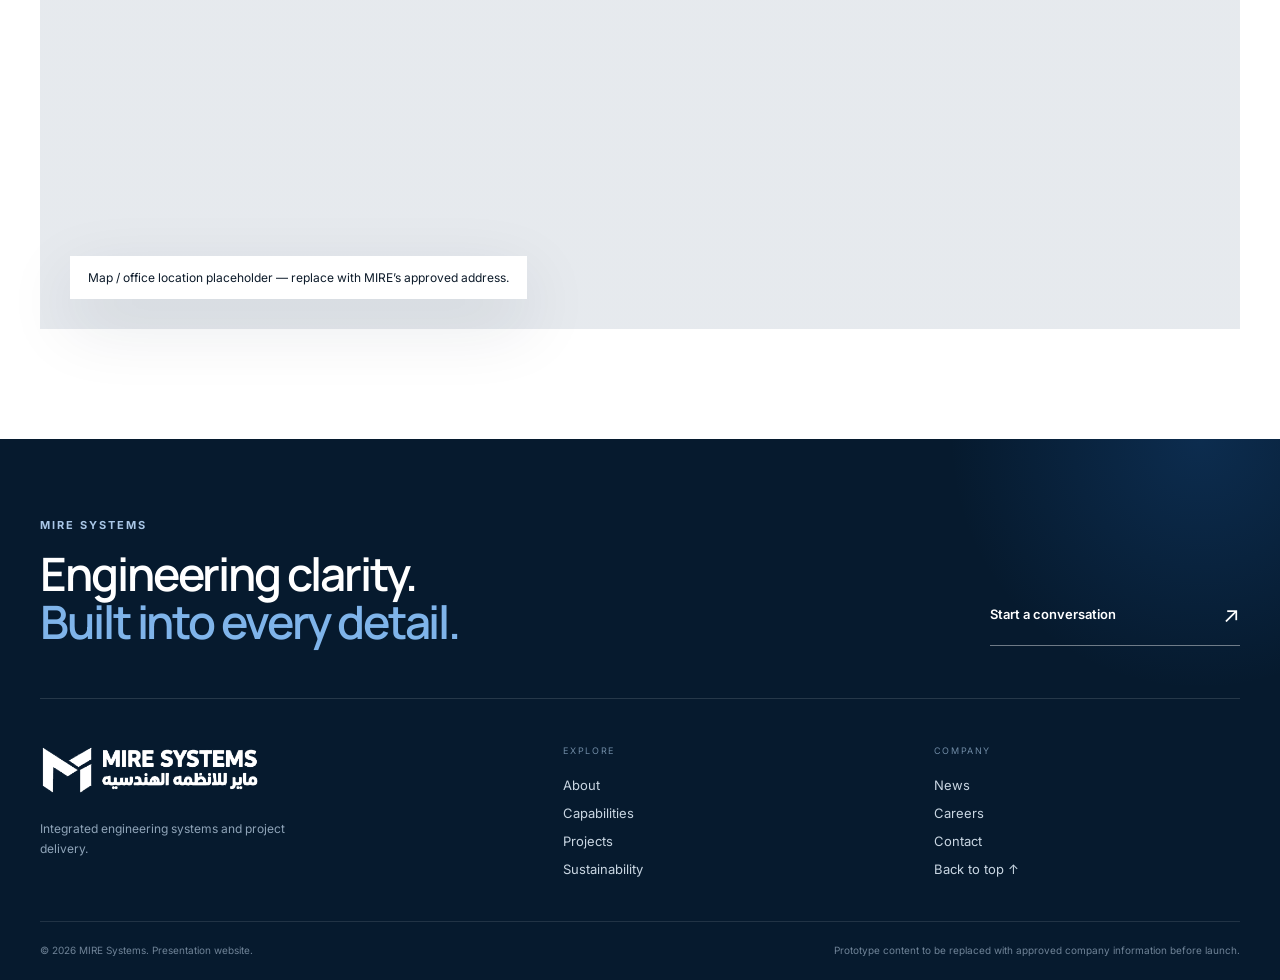
<file: contact.html>
<!DOCTYPE html>
<html lang="en"><head><meta charset="utf-8"/><meta content="width=device-width,initial-scale=1" name="viewport"/><meta content="#0b2e58" name="theme-color"/><title>Contact | MIRE Systems</title><meta content="MIRE Systems corporate website presentation." name="description"/><link href="https://fonts.googleapis.com" rel="preconnect"/><link crossorigin="" href="https://fonts.gstatic.com" rel="preconnect"/><link href="https://fonts.googleapis.com/css2?family=Inter:wght@400;500;600;700&amp;family=Manrope:wght@500;600;700&amp;display=swap" rel="stylesheet"/><link href="style.css" rel="stylesheet"/></head><body><div aria-hidden="true" class="page-progress"><span></span></div>
<header class="site-header" id="top">
<a aria-label="MIRE Systems home" class="brand" href="index.html"><img alt="MIRE Systems" src="assets/img/mire-logo.png"/></a>
<nav aria-label="Primary navigation" class="desktop-nav"><a class="" href="about.html">About</a><a class="" href="capabilities.html">Capabilities</a><a class="" href="projects.html">Projects</a><a class="" href="sustainability.html">Sustainability</a><a class="" href="news.html">News</a><a class="" href="careers.html">Careers</a><a class="nav-cta" href="contact.html">Contact</a></nav>
<button aria-expanded="false" aria-label="Open menu" class="menu-toggle"><span></span><span></span></button>
</header>
<div aria-hidden="true" class="mobile-menu"><div class="mobile-menu-inner"><p class="eyebrow light">Navigate</p><a href="about.html">About</a><a href="capabilities.html">Capabilities</a><a href="projects.html">Projects</a><a href="sustainability.html">Sustainability</a><a href="news.html">News</a><a href="careers.html">Careers</a><a href="contact.html">Contact</a><div class="mobile-menu-meta"><span>MIRE Systems</span><span>Engineering systems</span></div></div></div><main><section class="page-hero"><div class="page-hero-bg" style="background-image:url('https://images.unsplash.com/photo-1497366754035-f200968a6e72?auto=format&amp;fit=crop&amp;w=2200&amp;q=85')"></div><div class="page-hero-inner shell"><div class="breadcrumb"><a href="index.html">Home</a> / Contact</div><p class="eyebrow light">CONTACT MIRE</p><h1>Start a project<br/><span>conversation.</span></h1><p class="lead">A clean enquiry experience for projects, tenders, partnerships, careers and general corporate communication.</p></div></section>
<section class="section"><div class="shell contact-grid"><div class="copy reveal"><p class="eyebrow">GET IN TOUCH</p><h2 class="section-title">Tell us what you’re <span>working on.</span></h2><p>Final launch details such as official address, telephone, corporate email and social links should be inserted from MIRE’s approved contact information.</p><div class="contact-list"><div class="contact-item"><small>Email</small><strong>Official email to be supplied</strong></div><div class="contact-item"><small>Telephone</small><strong>Official telephone to be supplied</strong></div><div class="contact-item"><small>Head office</small><strong>Official address to be supplied</strong></div></div></div><form class="contact-form reveal" data-demo-form="" id="enquiry-form"><div class="field"><label for="name">Name</label><input id="name" placeholder="Your name" required=""/></div><div class="field"><label for="company">Company</label><input id="company" placeholder="Company name"/></div><div class="field"><label for="email">Email</label><input id="email" placeholder="name@company.com" required="" type="email"/></div><div class="field"><label for="type">Enquiry type</label><select id="type"><option>Project enquiry</option><option>Tender opportunity</option><option>Partnership</option><option>Careers</option><option>General enquiry</option></select></div><div class="field full"><label for="message">Message</label><textarea id="message" placeholder="Tell us about the project or enquiry" required=""></textarea></div><div class="field full"><button class="btn btn-blue" type="submit">Send enquiry <span>↗</span></button></div></form></div></section>
<section class="shell" style="padding-bottom:110px"><div class="map-placeholder reveal"><span>Map / office location placeholder — replace with MIRE’s approved address.</span></div></section></main><footer class="footer">
<div aria-hidden="true" class="footer-glow"></div>
<div class="shell footer-callout">
<div><p class="eyebrow light">MIRE SYSTEMS</p><h2>Engineering clarity.<br/><span>Built into every detail.</span></h2></div>
<a class="footer-cta" href="contact.html#enquiry-form"><span>Start a conversation</span><b>↗</b></a>
</div>
<div class="shell footer-main">
<a aria-label="MIRE Systems home" class="footer-brand" href="index.html"><img alt="MIRE Systems" src="assets/img/mire-logo.png"/><p>Integrated engineering systems and project delivery.</p></a>
<div class="footer-column"><small>Explore</small><a href="about.html">About</a><a href="capabilities.html">Capabilities</a><a href="projects.html">Projects</a><a href="sustainability.html">Sustainability</a></div>
<div class="footer-column"><small>Company</small><a href="news.html">News</a><a href="careers.html">Careers</a><a href="contact.html">Contact</a><a class="back-top" href="#top">Back to top ↑</a></div>
</div>
<div class="shell footer-bottom"><span>© 2026 MIRE Systems. Presentation website.</span><span>Prototype content to be replaced with approved company information before launch.</span></div>
</footer><script src="script.js"></script></body></html>
</file>
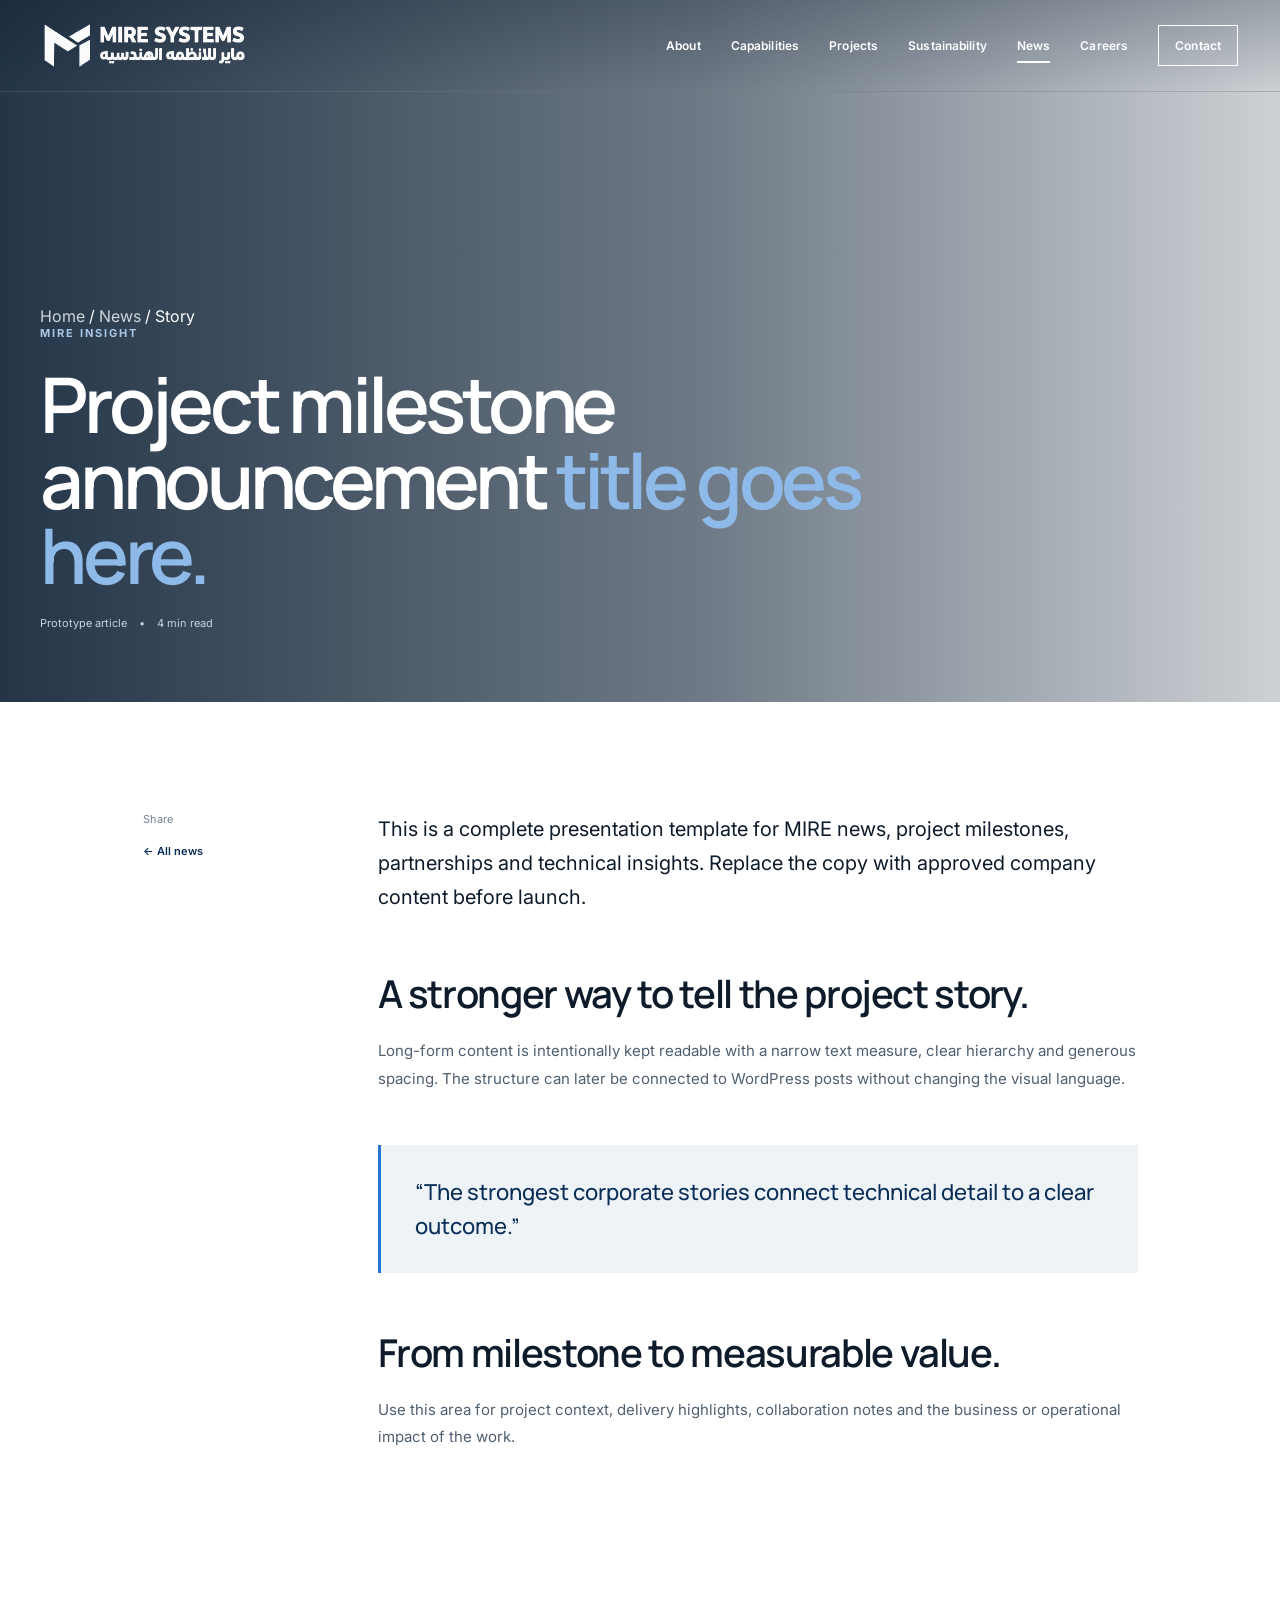
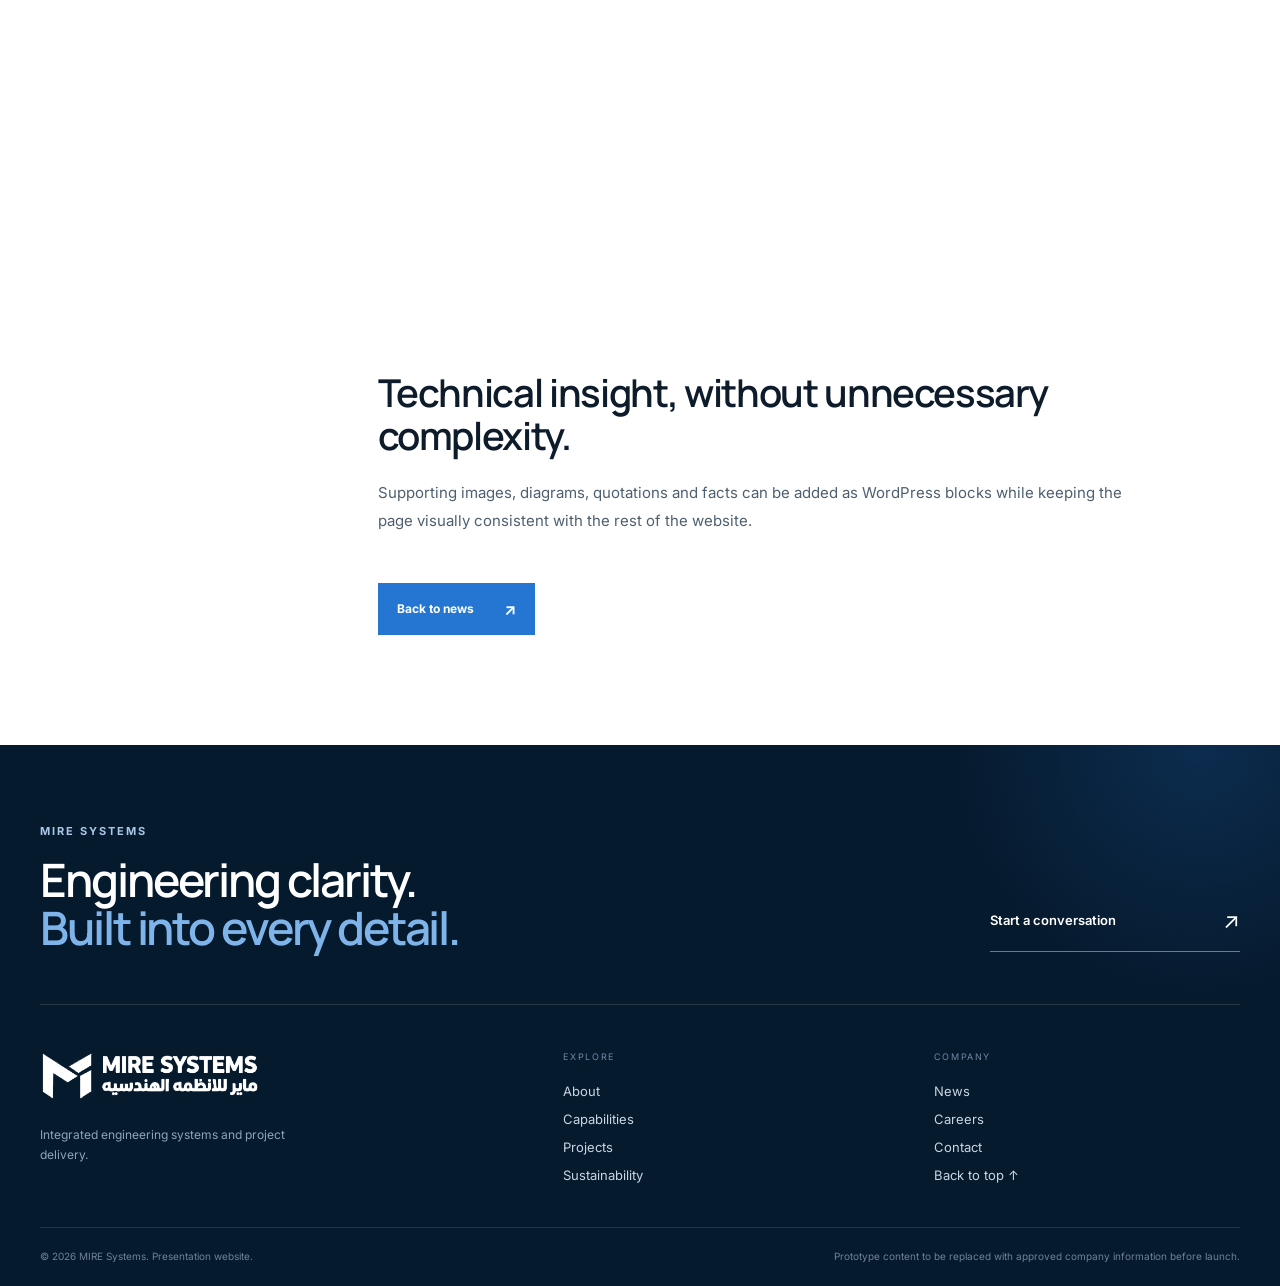
<file: news-detail.html>
<!doctype html><html lang="en"><head><meta charset="utf-8"><meta name="viewport" content="width=device-width,initial-scale=1"><meta name="theme-color" content="#0b2e58"><title>News Detail | MIRE Systems</title><meta name="description" content="MIRE Systems news and insights presentation page."><link rel="preconnect" href="https://fonts.googleapis.com"><link rel="preconnect" href="https://fonts.gstatic.com" crossorigin><link href="https://fonts.googleapis.com/css2?family=Inter:wght@400;500;600;700&family=Manrope:wght@500;600;700&display=swap" rel="stylesheet"><link rel="stylesheet" href="style.css"></head><body><div class="page-progress" aria-hidden="true"><span></span></div>
<header class="site-header" id="top"><a class="brand" href="index.html" aria-label="MIRE Systems home"><img src="assets/img/mire-logo.png" alt="MIRE Systems"></a><nav class="desktop-nav" aria-label="Primary navigation"><a href="about.html">About</a><a href="capabilities.html">Capabilities</a><a href="projects.html">Projects</a><a href="sustainability.html">Sustainability</a><a class="active" href="news.html">News</a><a href="careers.html">Careers</a><a class="nav-cta" href="contact.html">Contact</a></nav><button class="menu-toggle" aria-label="Open menu" aria-expanded="false"><span></span><span></span></button></header>
<div class="mobile-menu" aria-hidden="true"><div class="mobile-menu-inner"><p class="eyebrow light">Navigate</p><a href="about.html">About</a><a href="capabilities.html">Capabilities</a><a href="projects.html">Projects</a><a href="sustainability.html">Sustainability</a><a href="news.html">News</a><a href="careers.html">Careers</a><a href="contact.html">Contact</a><div class="mobile-menu-meta"><span>MIRE Systems</span><span>Engineering systems</span></div></div></div>
<main><section class="article-hero"><div class="article-hero-media"></div><div class="article-hero-overlay"></div><div class="shell article-hero-copy"><div class="breadcrumb"><a href="index.html">Home</a> / <a href="news.html">News</a> / Story</div><p class="eyebrow light">MIRE INSIGHT</p><h1>Project milestone announcement <span>title goes here.</span></h1><div class="article-meta"><span>Prototype article</span><span>•</span><span>4 min read</span></div></div></section>
<section class="section article-section"><article class="article-body shell"><aside><span>Share</span><a href="news.html">← All news</a></aside><div><p class="article-lead">This is a complete presentation template for MIRE news, project milestones, partnerships and technical insights. Replace the copy with approved company content before launch.</p><h2 id="story-1">A stronger way to tell the project story.</h2><p>Long-form content is intentionally kept readable with a narrow text measure, clear hierarchy and generous spacing. The structure can later be connected to WordPress posts without changing the visual language.</p><blockquote>“The strongest corporate stories connect technical detail to a clear outcome.”</blockquote><h2 id="story-2">From milestone to measurable value.</h2><p>Use this area for project context, delivery highlights, collaboration notes and the business or operational impact of the work.</p><div class="article-image"></div><h2 id="story-3">Technical insight, without unnecessary complexity.</h2><p>Supporting images, diagrams, quotations and facts can be added as WordPress blocks while keeping the page visually consistent with the rest of the website.</p><a class="btn btn-blue" href="news.html">Back to news <span>↗</span></a></div></article></section></main>
<footer class="footer">
  <div class="footer-glow" aria-hidden="true"></div>
  <div class="shell footer-callout">
    <div><p class="eyebrow light">MIRE SYSTEMS</p><h2>Engineering clarity.<br><span>Built into every detail.</span></h2></div>
    <a class="footer-cta" href="contact.html#enquiry-form"><span>Start a conversation</span><b>↗</b></a>
  </div>
  <div class="shell footer-main">
    <a class="footer-brand" href="index.html" aria-label="MIRE Systems home"><img src="assets/img/mire-logo.png" alt="MIRE Systems"><p>Integrated engineering systems and project delivery.</p></a>
    <div class="footer-column"><small>Explore</small><a href="about.html">About</a><a href="capabilities.html">Capabilities</a><a href="projects.html">Projects</a><a href="sustainability.html">Sustainability</a></div>
    <div class="footer-column"><small>Company</small><a href="news.html">News</a><a href="careers.html">Careers</a><a href="contact.html">Contact</a><a href="#top" class="back-top">Back to top ↑</a></div>
  </div>
  <div class="shell footer-bottom"><span>© 2026 MIRE Systems. Presentation website.</span><span>Prototype content to be replaced with approved company information before launch.</span></div>
</footer><script src="script.js"></script></body></html>
</file>
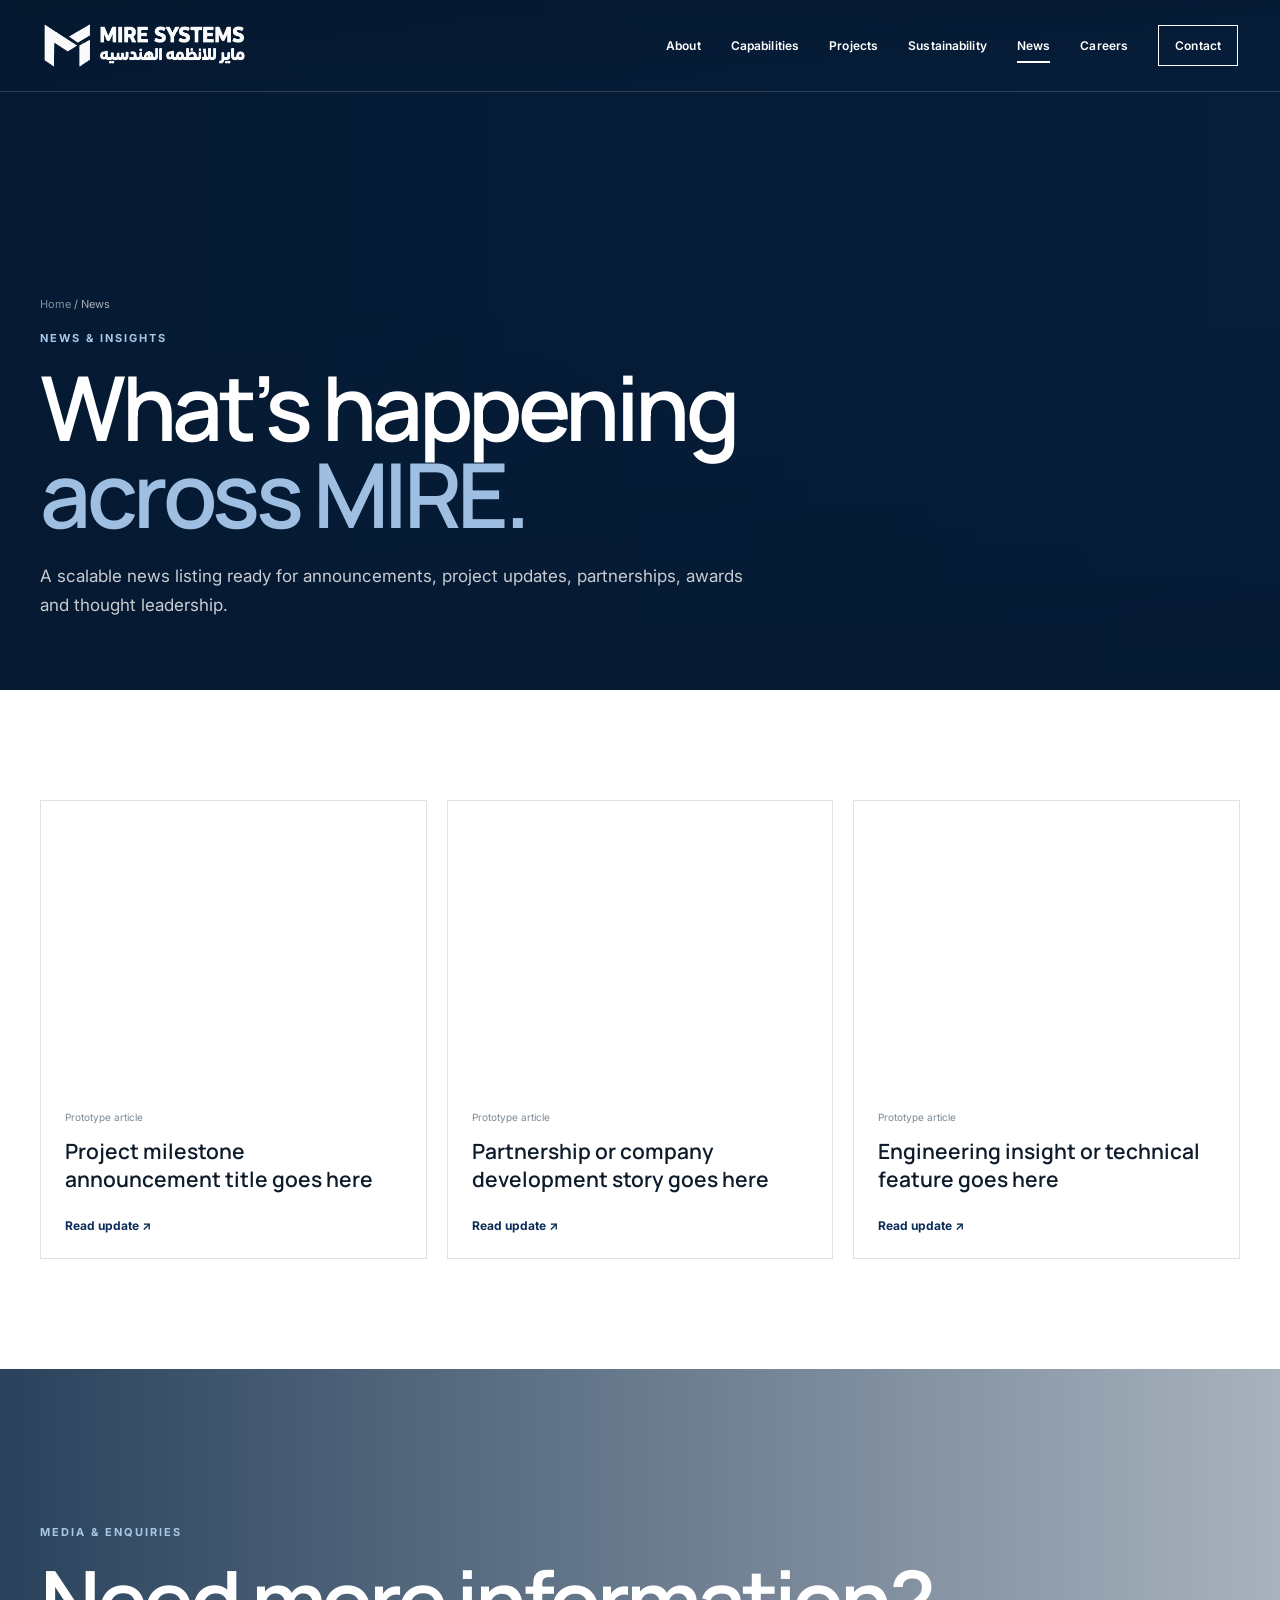
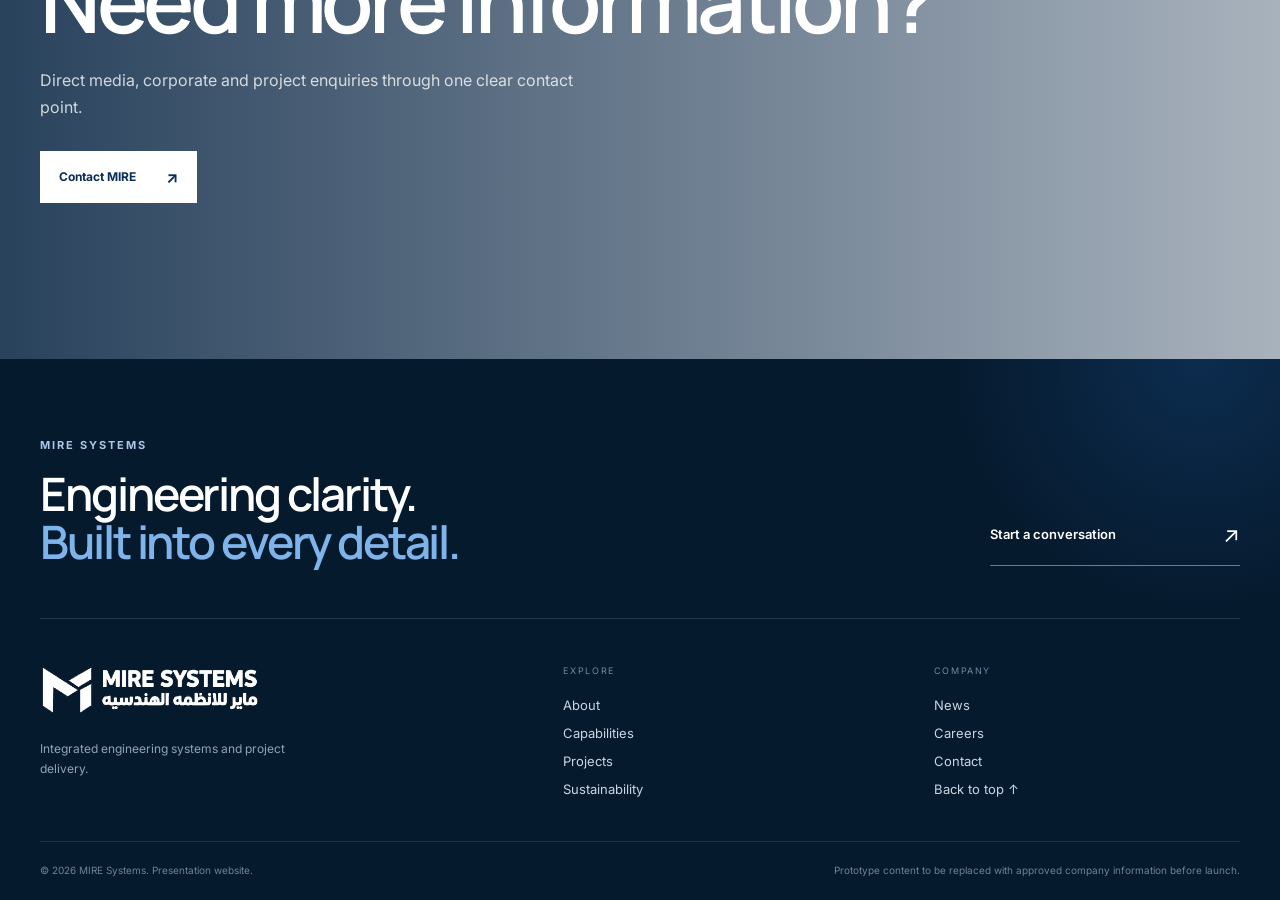
<file: news.html>
<!DOCTYPE html>
<html lang="en"><head><meta charset="utf-8"/><meta content="width=device-width,initial-scale=1" name="viewport"/><meta content="#0b2e58" name="theme-color"/><title>News | MIRE Systems</title><meta content="MIRE Systems corporate website presentation." name="description"/><link href="https://fonts.googleapis.com" rel="preconnect"/><link crossorigin="" href="https://fonts.gstatic.com" rel="preconnect"/><link href="https://fonts.googleapis.com/css2?family=Inter:wght@400;500;600;700&amp;family=Manrope:wght@500;600;700&amp;display=swap" rel="stylesheet"/><link href="style.css" rel="stylesheet"/></head><body><div aria-hidden="true" class="page-progress"><span></span></div>
<header class="site-header" id="top">
<a aria-label="MIRE Systems home" class="brand" href="index.html"><img alt="MIRE Systems" src="assets/img/mire-logo.png"/></a>
<nav aria-label="Primary navigation" class="desktop-nav"><a class="" href="about.html">About</a><a class="" href="capabilities.html">Capabilities</a><a class="" href="projects.html">Projects</a><a class="" href="sustainability.html">Sustainability</a><a class="active" href="news.html">News</a><a class="" href="careers.html">Careers</a><a class="nav-cta" href="contact.html">Contact</a></nav>
<button aria-expanded="false" aria-label="Open menu" class="menu-toggle"><span></span><span></span></button>
</header>
<div aria-hidden="true" class="mobile-menu"><div class="mobile-menu-inner"><p class="eyebrow light">Navigate</p><a href="about.html">About</a><a href="capabilities.html">Capabilities</a><a href="projects.html">Projects</a><a href="sustainability.html">Sustainability</a><a href="news.html">News</a><a href="careers.html">Careers</a><a href="contact.html">Contact</a><div class="mobile-menu-meta"><span>MIRE Systems</span><span>Engineering systems</span></div></div></div><main><section class="page-hero"><div class="page-hero-bg" style="background-image:url('https://images.unsplash.com/photo-1495020689067-958852a7765e?auto=format&amp;fit=crop&amp;w=2200&amp;q=85')"></div><div class="page-hero-inner shell"><div class="breadcrumb"><a href="index.html">Home</a> / News</div><p class="eyebrow light">NEWS &amp; INSIGHTS</p><h1>What’s happening<br/><span>across MIRE.</span></h1><p class="lead">A scalable news listing ready for announcements, project updates, partnerships, awards and thought leadership.</p></div></section>
<section class="section"><div class="shell"><div class="news-grid" data-drag-scroll=""><article aria-label="Project milestone announcement title goes here" class="news-card reveal" data-card-link="news-detail.html#story-1" role="link" tabindex="0"><div class="img" style="background-image:url('https://images.unsplash.com/photo-1511818966892-d7d671e672a2?auto=format&amp;fit=crop&amp;w=900&amp;q=85')"></div><div class="body"><time>Prototype article</time><h3>Project milestone announcement title goes here</h3><a href="news-detail.html#story-1">Read update ↗</a></div></article><article aria-label="Partnership or company development story goes here" class="news-card reveal" data-card-link="news-detail.html#story-2" role="link" tabindex="0"><div class="img" style="background-image:url('https://images.unsplash.com/photo-1521737711867-e3b97375f902?auto=format&amp;fit=crop&amp;w=900&amp;q=85')"></div><div class="body"><time>Prototype article</time><h3>Partnership or company development story goes here</h3><a href="news-detail.html#story-2">Read update ↗</a></div></article><article aria-label="Engineering insight or technical feature goes here" class="news-card reveal" data-card-link="news-detail.html#story-3" role="link" tabindex="0"><div class="img" style="background-image:url('https://images.unsplash.com/photo-1581092918056-0c4c3acd3789?auto=format&amp;fit=crop&amp;w=900&amp;q=85')"></div><div class="body"><time>Prototype article</time><h3>Engineering insight or technical feature goes here</h3><a href="news-detail.html#story-3">Read update ↗</a></div></article></div></div></section>
<section class="cta"><div class="cta-bg"></div><div class="cta-inner shell reveal"><p class="eyebrow light">MEDIA &amp; ENQUIRIES</p><h2>Need more information?</h2><p>Direct media, corporate and project enquiries through one clear contact point.</p><a class="btn btn-light" href="contact.html#enquiry-form">Contact MIRE <span>↗</span></a></div></section></main><footer class="footer">
<div aria-hidden="true" class="footer-glow"></div>
<div class="shell footer-callout">
<div><p class="eyebrow light">MIRE SYSTEMS</p><h2>Engineering clarity.<br/><span>Built into every detail.</span></h2></div>
<a class="footer-cta" href="contact.html#enquiry-form"><span>Start a conversation</span><b>↗</b></a>
</div>
<div class="shell footer-main">
<a aria-label="MIRE Systems home" class="footer-brand" href="index.html"><img alt="MIRE Systems" src="assets/img/mire-logo.png"/><p>Integrated engineering systems and project delivery.</p></a>
<div class="footer-column"><small>Explore</small><a href="about.html">About</a><a href="capabilities.html">Capabilities</a><a href="projects.html">Projects</a><a href="sustainability.html">Sustainability</a></div>
<div class="footer-column"><small>Company</small><a href="news.html">News</a><a href="careers.html">Careers</a><a href="contact.html">Contact</a><a class="back-top" href="#top">Back to top ↑</a></div>
</div>
<div class="shell footer-bottom"><span>© 2026 MIRE Systems. Presentation website.</span><span>Prototype content to be replaced with approved company information before launch.</span></div>
</footer><script src="script.js"></script></body></html>
</file>
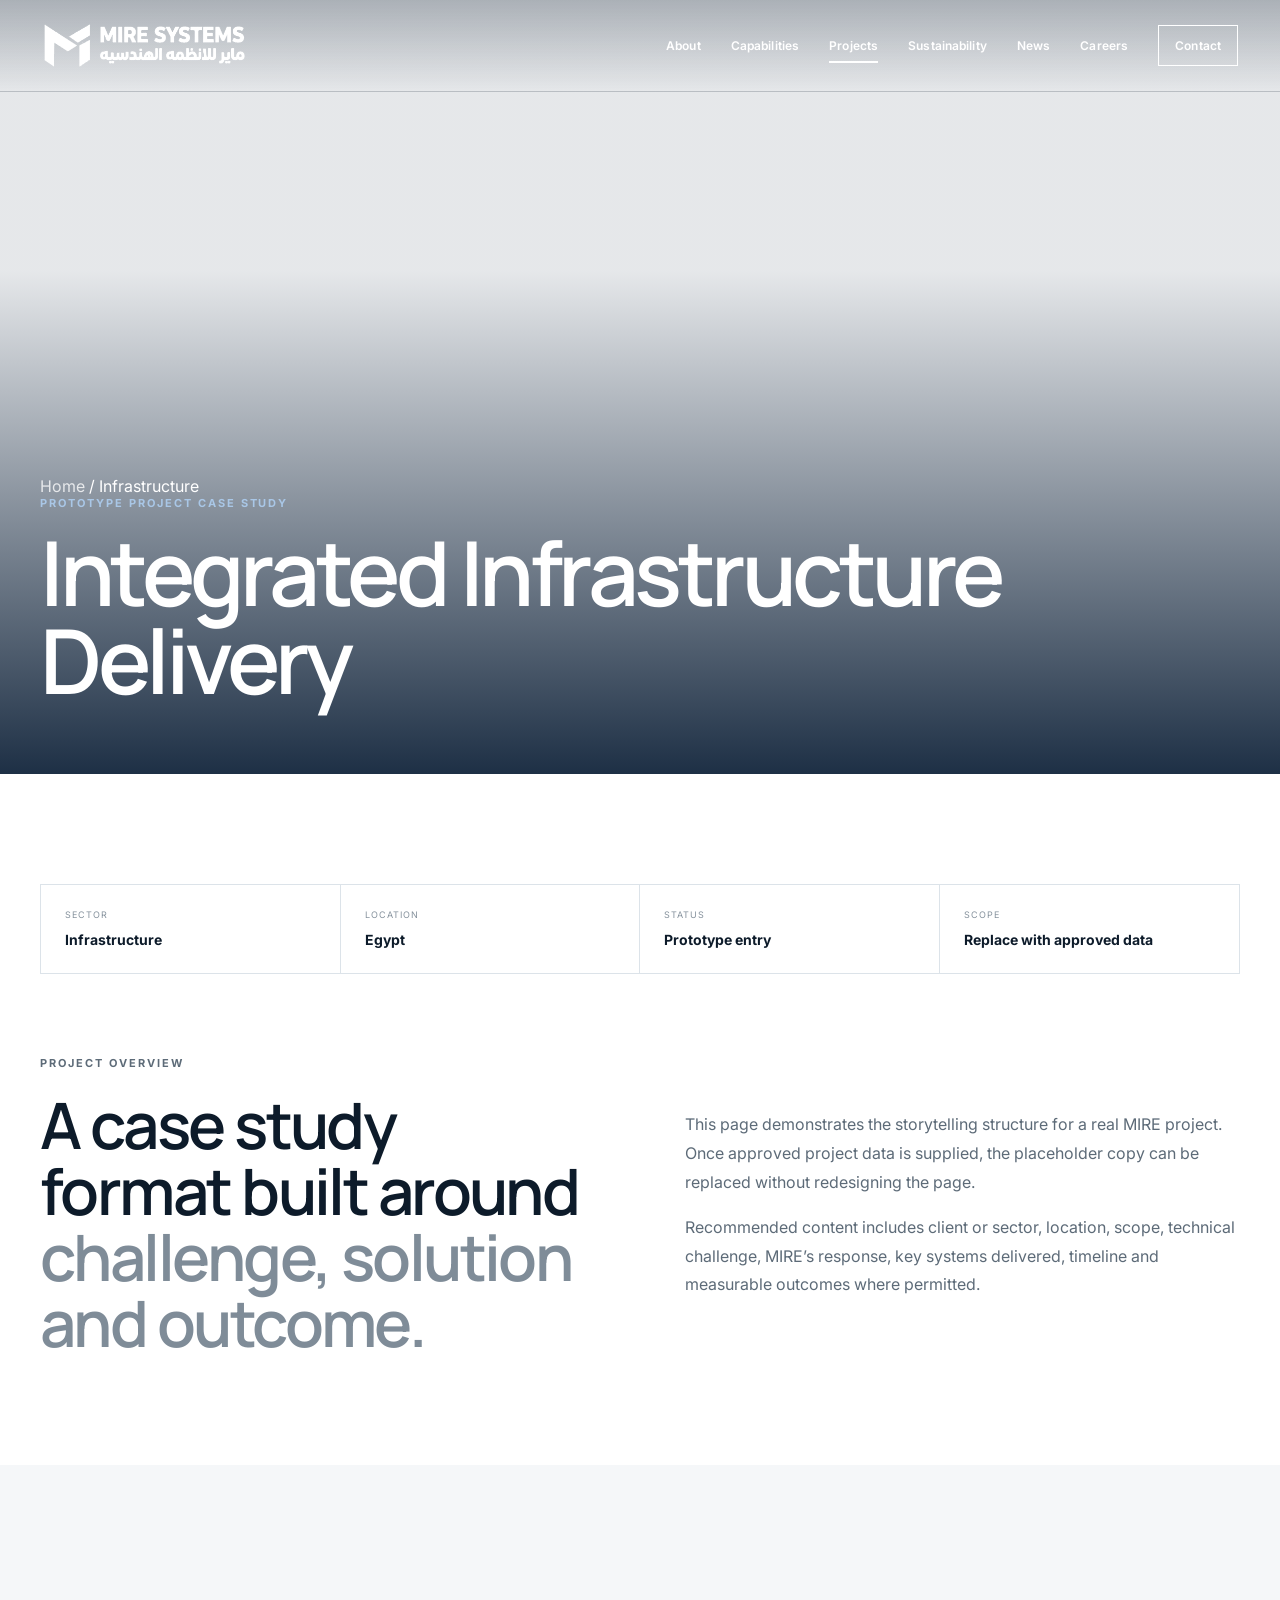
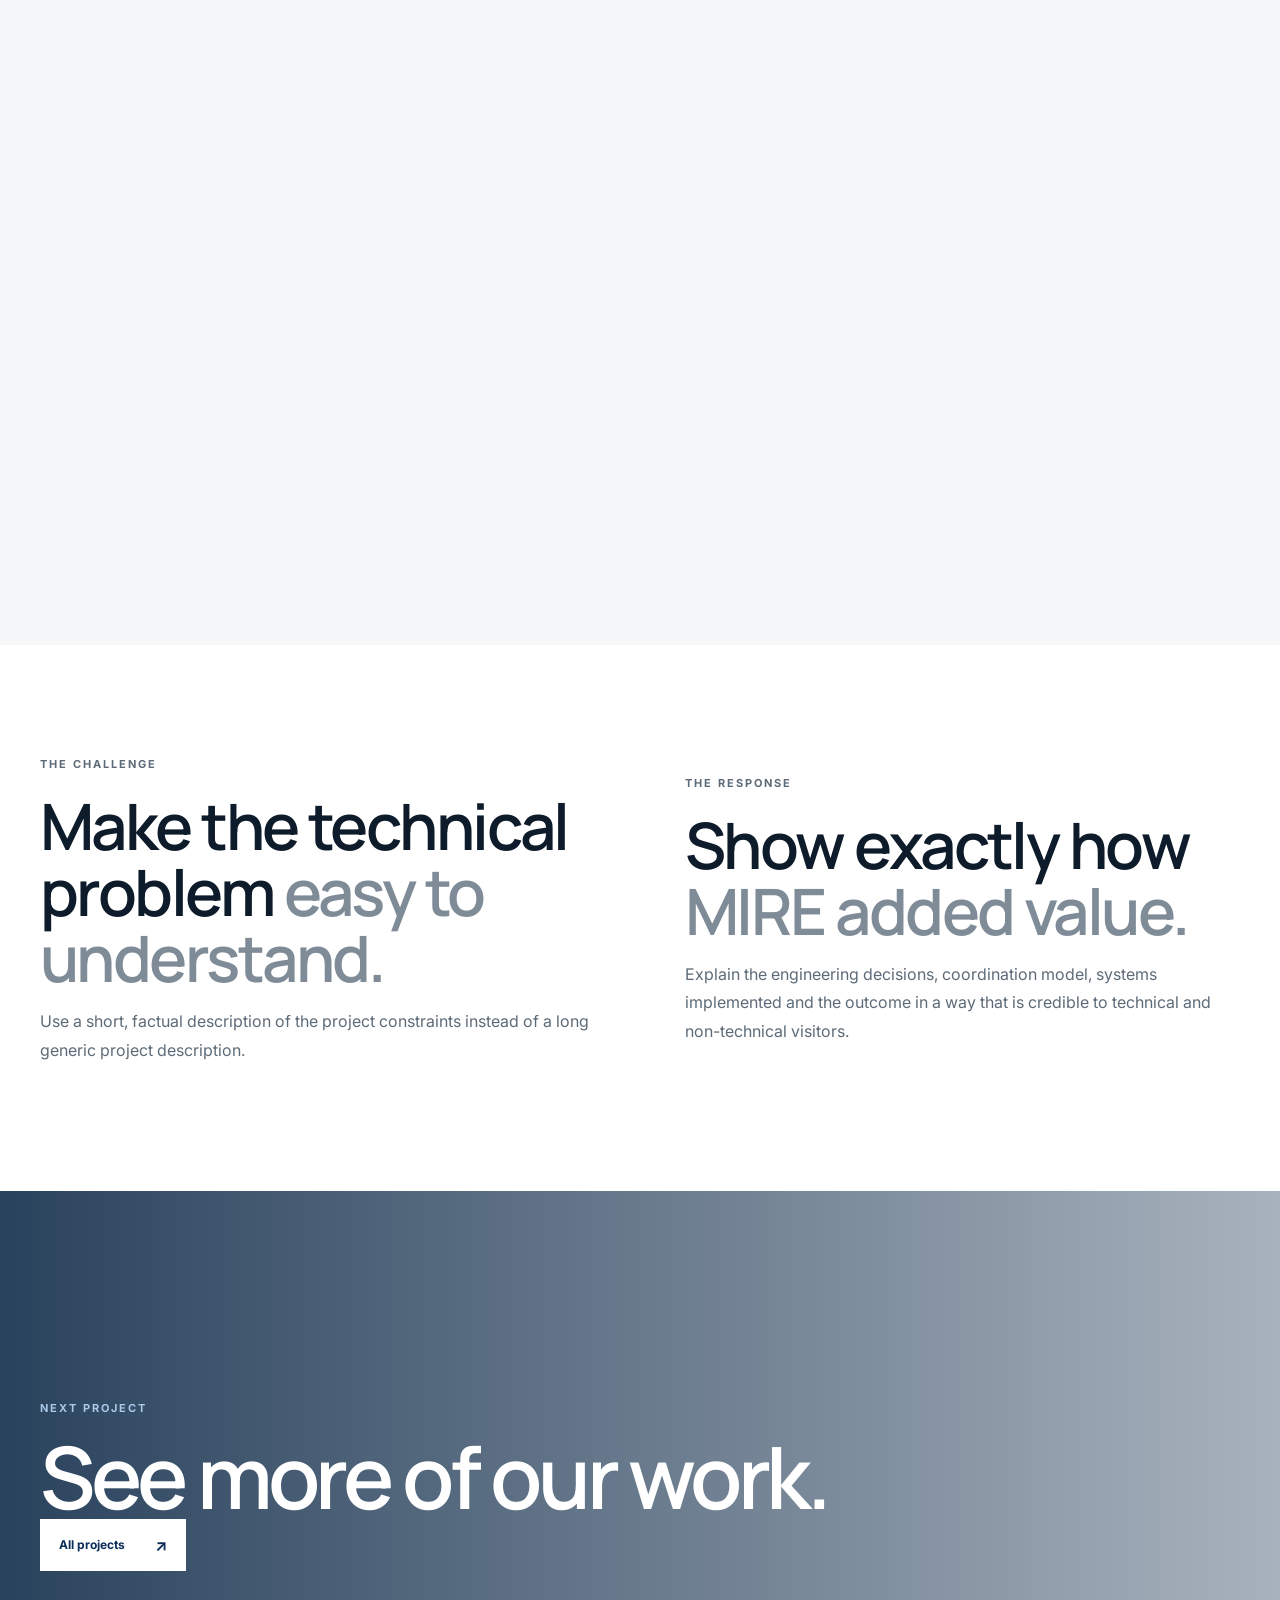
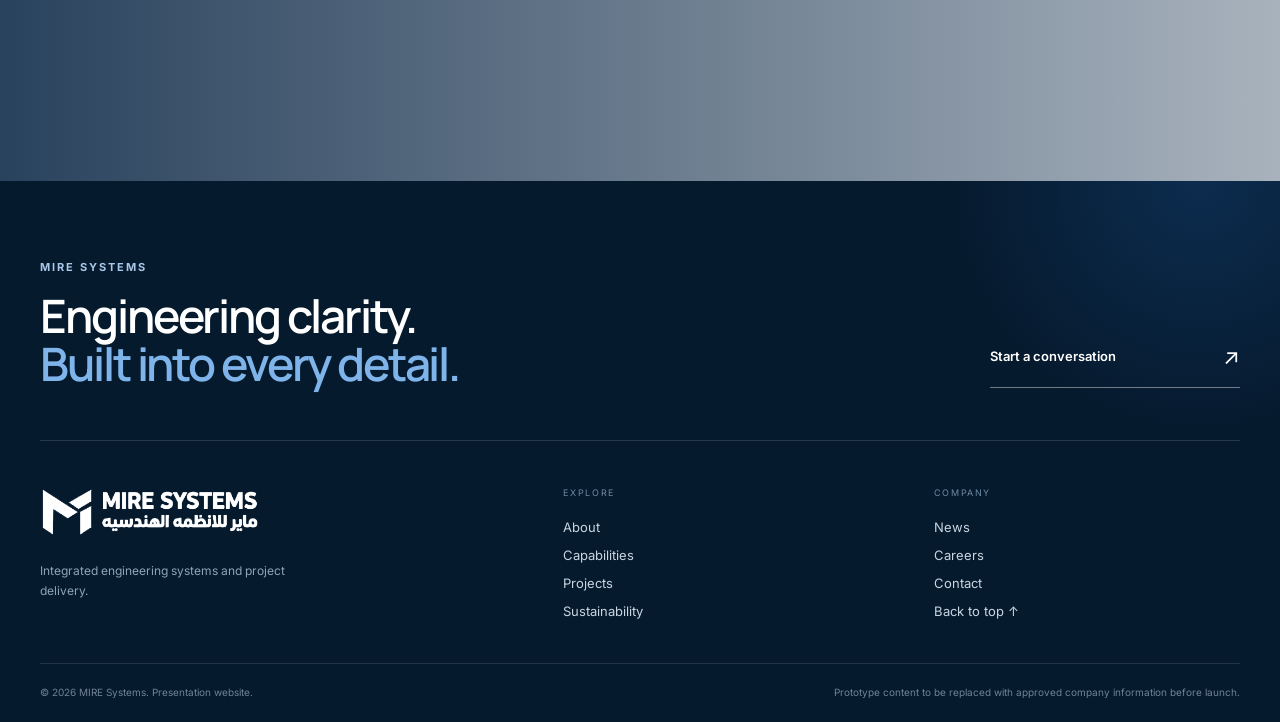
<file: project-detail.html>
<!DOCTYPE html>
<html lang="en"><head><meta charset="utf-8"/><meta content="width=device-width,initial-scale=1" name="viewport"/><meta content="#0b2e58" name="theme-color"/><title>Project Detail | MIRE Systems</title><meta content="MIRE Systems corporate website presentation." name="description"/><link href="https://fonts.googleapis.com" rel="preconnect"/><link crossorigin="" href="https://fonts.gstatic.com" rel="preconnect"/><link href="https://fonts.googleapis.com/css2?family=Inter:wght@400;500;600;700&amp;family=Manrope:wght@500;600;700&amp;display=swap" rel="stylesheet"/><link href="style.css" rel="stylesheet"/></head><body><div aria-hidden="true" class="page-progress"><span></span></div>
<header class="site-header" id="top">
<a aria-label="MIRE Systems home" class="brand" href="index.html"><img alt="MIRE Systems" src="assets/img/mire-logo.png"/></a>
<nav aria-label="Primary navigation" class="desktop-nav"><a class="" href="about.html">About</a><a class="" href="capabilities.html">Capabilities</a><a class="active" href="projects.html">Projects</a><a class="" href="sustainability.html">Sustainability</a><a class="" href="news.html">News</a><a class="" href="careers.html">Careers</a><a class="nav-cta" href="contact.html">Contact</a></nav>
<button aria-expanded="false" aria-label="Open menu" class="menu-toggle"><span></span><span></span></button>
</header>
<div aria-hidden="true" class="mobile-menu"><div class="mobile-menu-inner"><p class="eyebrow light">Navigate</p><a href="about.html">About</a><a href="capabilities.html">Capabilities</a><a href="projects.html">Projects</a><a href="sustainability.html">Sustainability</a><a href="news.html">News</a><a href="careers.html">Careers</a><a href="contact.html">Contact</a><div class="mobile-menu-meta"><span>MIRE Systems</span><span>Engineering systems</span></div></div></div><main><section class="project-detail-hero"><div class="bg"></div><div class="content shell"><div class="breadcrumb"><a href="index.html">Home</a> / Infrastructure</div><p class="eyebrow light">PROTOTYPE PROJECT CASE STUDY</p><h1>Integrated Infrastructure Delivery</h1></div></section>
<section class="section"><div class="shell"><div class="project-facts reveal"><div class="project-fact"><small>Sector</small><strong>Infrastructure</strong></div><div class="project-fact"><small>Location</small><strong>Egypt</strong></div><div class="project-fact"><small>Status</small><strong>Prototype entry</strong></div><div class="project-fact"><small>Scope</small><strong>Replace with approved data</strong></div></div><div class="split" style="margin-top:80px"><div class="copy reveal"><p class="eyebrow">PROJECT OVERVIEW</p><h2 class="section-title">A case study format built around <span>challenge, solution and outcome.</span></h2></div><div class="copy reveal"><p>This page demonstrates the storytelling structure for a real MIRE project. Once approved project data is supplied, the placeholder copy can be replaced without redesigning the page.</p><p>Recommended content includes client or sector, location, scope, technical challenge, MIRE’s response, key systems delivered, timeline and measurable outcomes where permitted.</p></div></div></div></section>
<section class="section" style="background:#f5f7f9"><div class="shell gallery-grid reveal"><div style="background-image:url('https://images.unsplash.com/photo-1503387762-592deb58ef4e?auto=format&amp;fit=crop&amp;w=1500&amp;q=85')"></div><div class="stack"><div style="background-image:url('https://images.unsplash.com/photo-1541971875076-8f970d573be6?auto=format&amp;fit=crop&amp;w=900&amp;q=85')"></div><div style="background-image:url('https://images.unsplash.com/photo-1581092918056-0c4c3acd3789?auto=format&amp;fit=crop&amp;w=900&amp;q=85')"></div></div></div></section>
<section class="section"><div class="shell split"><div class="copy reveal"><p class="eyebrow">THE CHALLENGE</p><h2 class="section-title">Make the technical problem <span>easy to understand.</span></h2><p>Use a short, factual description of the project constraints instead of a long generic project description.</p></div><div class="copy reveal"><p class="eyebrow">THE RESPONSE</p><h2 class="section-title">Show exactly how <span>MIRE added value.</span></h2><p>Explain the engineering decisions, coordination model, systems implemented and the outcome in a way that is credible to technical and non-technical visitors.</p></div></div></section>
<section class="cta"><div class="cta-bg"></div><div class="cta-inner shell reveal"><p class="eyebrow light">NEXT PROJECT</p><h2>See more of our work.</h2><a class="btn btn-light" href="projects.html">All projects <span>↗</span></a></div></section></main><footer class="footer">
<div aria-hidden="true" class="footer-glow"></div>
<div class="shell footer-callout">
<div><p class="eyebrow light">MIRE SYSTEMS</p><h2>Engineering clarity.<br/><span>Built into every detail.</span></h2></div>
<a class="footer-cta" href="contact.html#enquiry-form"><span>Start a conversation</span><b>↗</b></a>
</div>
<div class="shell footer-main">
<a aria-label="MIRE Systems home" class="footer-brand" href="index.html"><img alt="MIRE Systems" src="assets/img/mire-logo.png"/><p>Integrated engineering systems and project delivery.</p></a>
<div class="footer-column"><small>Explore</small><a href="about.html">About</a><a href="capabilities.html">Capabilities</a><a href="projects.html">Projects</a><a href="sustainability.html">Sustainability</a></div>
<div class="footer-column"><small>Company</small><a href="news.html">News</a><a href="careers.html">Careers</a><a href="contact.html">Contact</a><a class="back-top" href="#top">Back to top ↑</a></div>
</div>
<div class="shell footer-bottom"><span>© 2026 MIRE Systems. Presentation website.</span><span>Prototype content to be replaced with approved company information before launch.</span></div>
</footer><script src="script.js"></script></body></html>
</file>
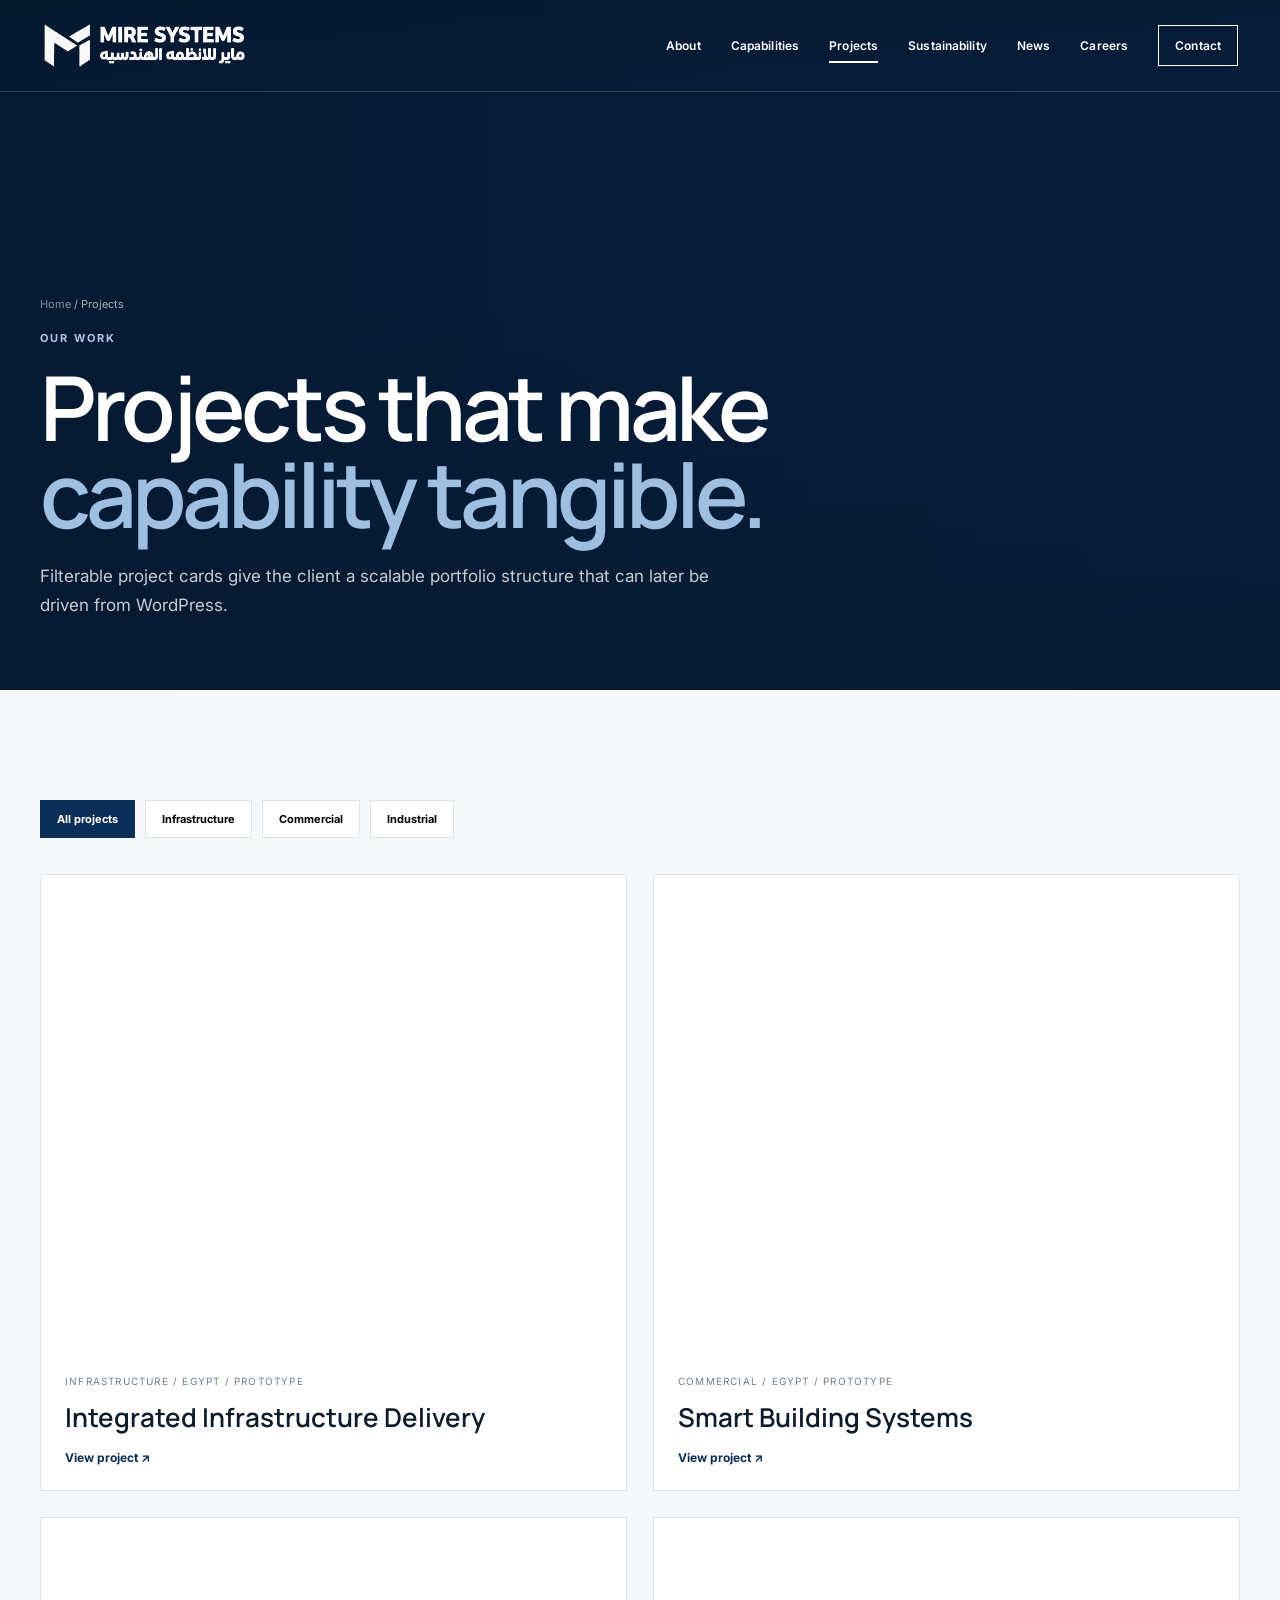
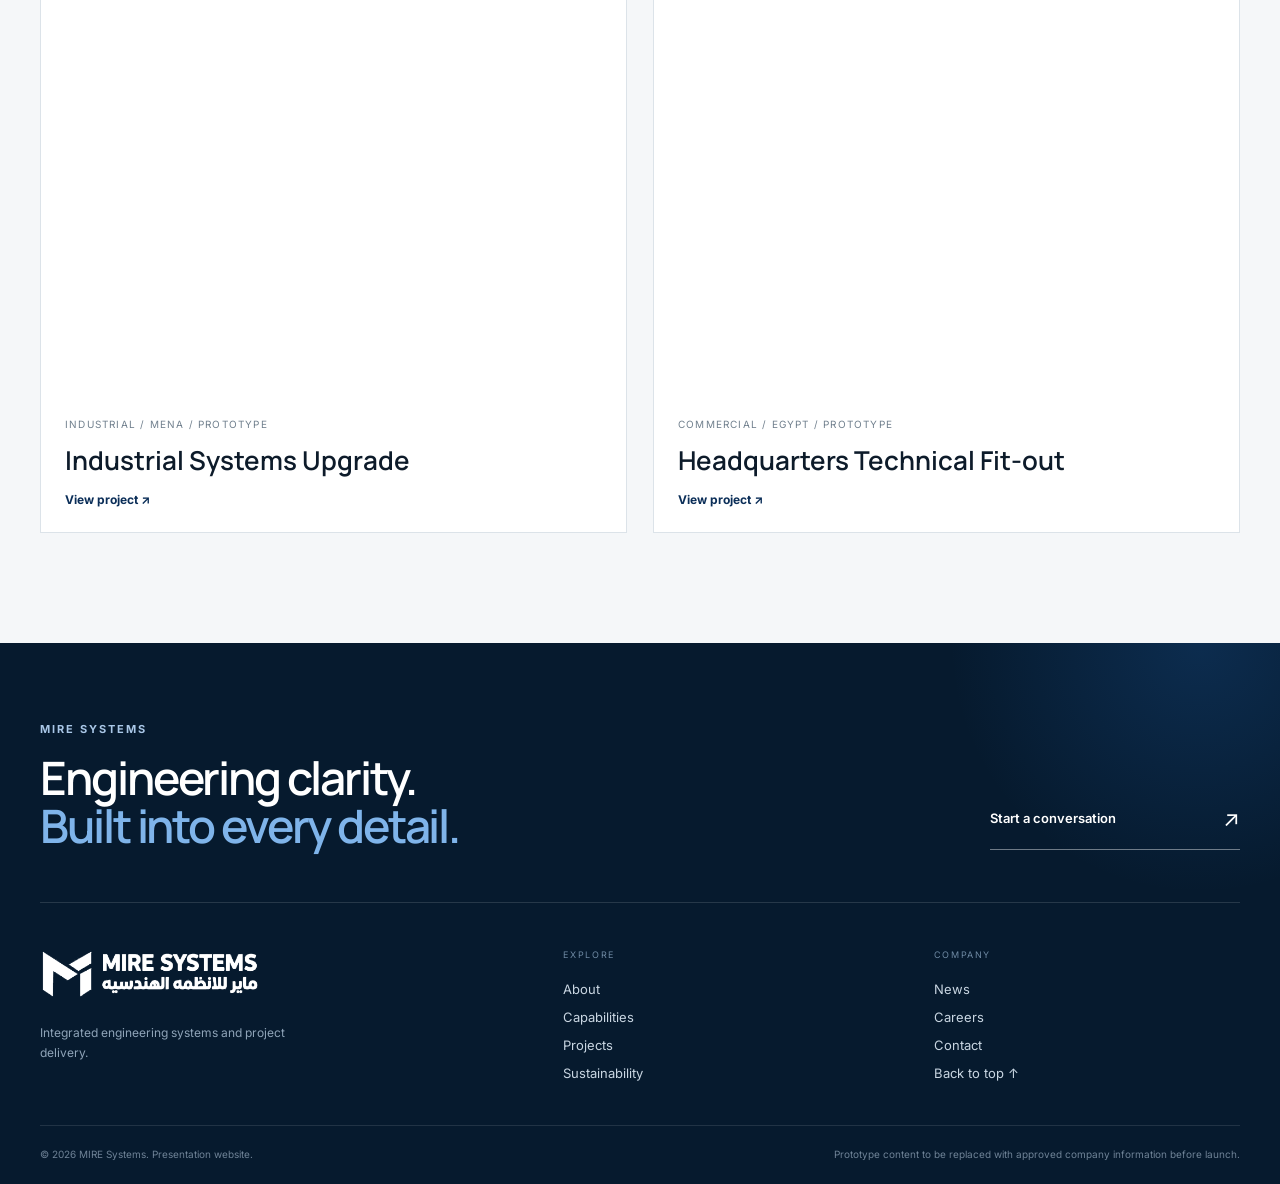
<file: projects.html>
<!DOCTYPE html>
<html lang="en"><head><meta charset="utf-8"/><meta content="width=device-width,initial-scale=1" name="viewport"/><meta content="#0b2e58" name="theme-color"/><title>Projects | MIRE Systems</title><meta content="MIRE Systems corporate website presentation." name="description"/><link href="https://fonts.googleapis.com" rel="preconnect"/><link crossorigin="" href="https://fonts.gstatic.com" rel="preconnect"/><link href="https://fonts.googleapis.com/css2?family=Inter:wght@400;500;600;700&amp;family=Manrope:wght@500;600;700&amp;display=swap" rel="stylesheet"/><link href="style.css" rel="stylesheet"/></head><body><div aria-hidden="true" class="page-progress"><span></span></div>
<header class="site-header" id="top">
<a aria-label="MIRE Systems home" class="brand" href="index.html"><img alt="MIRE Systems" src="assets/img/mire-logo.png"/></a>
<nav aria-label="Primary navigation" class="desktop-nav"><a class="" href="about.html">About</a><a class="" href="capabilities.html">Capabilities</a><a class="active" href="projects.html">Projects</a><a class="" href="sustainability.html">Sustainability</a><a class="" href="news.html">News</a><a class="" href="careers.html">Careers</a><a class="nav-cta" href="contact.html">Contact</a></nav>
<button aria-expanded="false" aria-label="Open menu" class="menu-toggle"><span></span><span></span></button>
</header>
<div aria-hidden="true" class="mobile-menu"><div class="mobile-menu-inner"><p class="eyebrow light">Navigate</p><a href="about.html">About</a><a href="capabilities.html">Capabilities</a><a href="projects.html">Projects</a><a href="sustainability.html">Sustainability</a><a href="news.html">News</a><a href="careers.html">Careers</a><a href="contact.html">Contact</a><div class="mobile-menu-meta"><span>MIRE Systems</span><span>Engineering systems</span></div></div></div><main><section class="page-hero"><div class="page-hero-bg" style="background-image:url('https://images.unsplash.com/photo-1511818966892-d7d671e672a2?auto=format&amp;fit=crop&amp;w=2200&amp;q=85')"></div><div class="page-hero-inner shell"><div class="breadcrumb"><a href="index.html">Home</a> / Projects</div><p class="eyebrow light">OUR WORK</p><h1>Projects that make<br/><span>capability tangible.</span></h1><p class="lead">Filterable project cards give the client a scalable portfolio structure that can later be driven from WordPress.</p></div></section>
<section class="section" style="background:#f5f7f9"><div class="shell"><div class="filters reveal"><button class="filter-btn active" data-filter="all">All projects</button><button class="filter-btn" data-filter="infrastructure">Infrastructure</button><button class="filter-btn" data-filter="commercial">Commercial</button><button class="filter-btn" data-filter="industrial">Industrial</button></div><div class="projects-grid"><article aria-label="Integrated Infrastructure Delivery" class="project-tile reveal" data-card-link="project-detail.html" data-category="infrastructure" role="link" tabindex="0"><div class="img" style="background-image:url('https://images.unsplash.com/photo-1511818966892-d7d671e672a2?auto=format&amp;fit=crop&amp;w=1400&amp;q=85')"></div><div class="meta"><small>Infrastructure / Egypt / Prototype</small><h3>Integrated Infrastructure Delivery</h3><a href="project-detail.html">View project ↗</a></div></article><article aria-label="Smart Building Systems" class="project-tile reveal" data-card-link="project-detail.html" data-category="commercial" role="link" tabindex="0"><div class="img" style="background-image:url('https://images.unsplash.com/photo-1497366811353-6870744d04b2?auto=format&amp;fit=crop&amp;w=1400&amp;q=85')"></div><div class="meta"><small>Commercial / Egypt / Prototype</small><h3>Smart Building Systems</h3><a href="project-detail.html">View project ↗</a></div></article><article aria-label="Industrial Systems Upgrade" class="project-tile reveal" data-card-link="project-detail.html" data-category="industrial" role="link" tabindex="0"><div class="img" style="background-image:url('https://images.unsplash.com/photo-1581092160607-ee22621dd758?auto=format&amp;fit=crop&amp;w=1400&amp;q=85')"></div><div class="meta"><small>Industrial / MENA / Prototype</small><h3>Industrial Systems Upgrade</h3><a href="project-detail.html">View project ↗</a></div></article><article aria-label="Headquarters Technical Fit-out" class="project-tile reveal" data-card-link="project-detail.html" data-category="commercial" role="link" tabindex="0"><div class="img" style="background-image:url('https://images.unsplash.com/photo-1487958449943-2429e8be8625?auto=format&amp;fit=crop&amp;w=1400&amp;q=85')"></div><div class="meta"><small>Commercial / Egypt / Prototype</small><h3>Headquarters Technical Fit-out</h3><a href="project-detail.html">View project ↗</a></div></article></div></div></section></main><footer class="footer">
<div aria-hidden="true" class="footer-glow"></div>
<div class="shell footer-callout">
<div><p class="eyebrow light">MIRE SYSTEMS</p><h2>Engineering clarity.<br/><span>Built into every detail.</span></h2></div>
<a class="footer-cta" href="contact.html#enquiry-form"><span>Start a conversation</span><b>↗</b></a>
</div>
<div class="shell footer-main">
<a aria-label="MIRE Systems home" class="footer-brand" href="index.html"><img alt="MIRE Systems" src="assets/img/mire-logo.png"/><p>Integrated engineering systems and project delivery.</p></a>
<div class="footer-column"><small>Explore</small><a href="about.html">About</a><a href="capabilities.html">Capabilities</a><a href="projects.html">Projects</a><a href="sustainability.html">Sustainability</a></div>
<div class="footer-column"><small>Company</small><a href="news.html">News</a><a href="careers.html">Careers</a><a href="contact.html">Contact</a><a class="back-top" href="#top">Back to top ↑</a></div>
</div>
<div class="shell footer-bottom"><span>© 2026 MIRE Systems. Presentation website.</span><span>Prototype content to be replaced with approved company information before launch.</span></div>
</footer><script src="script.js"></script></body></html>
</file>
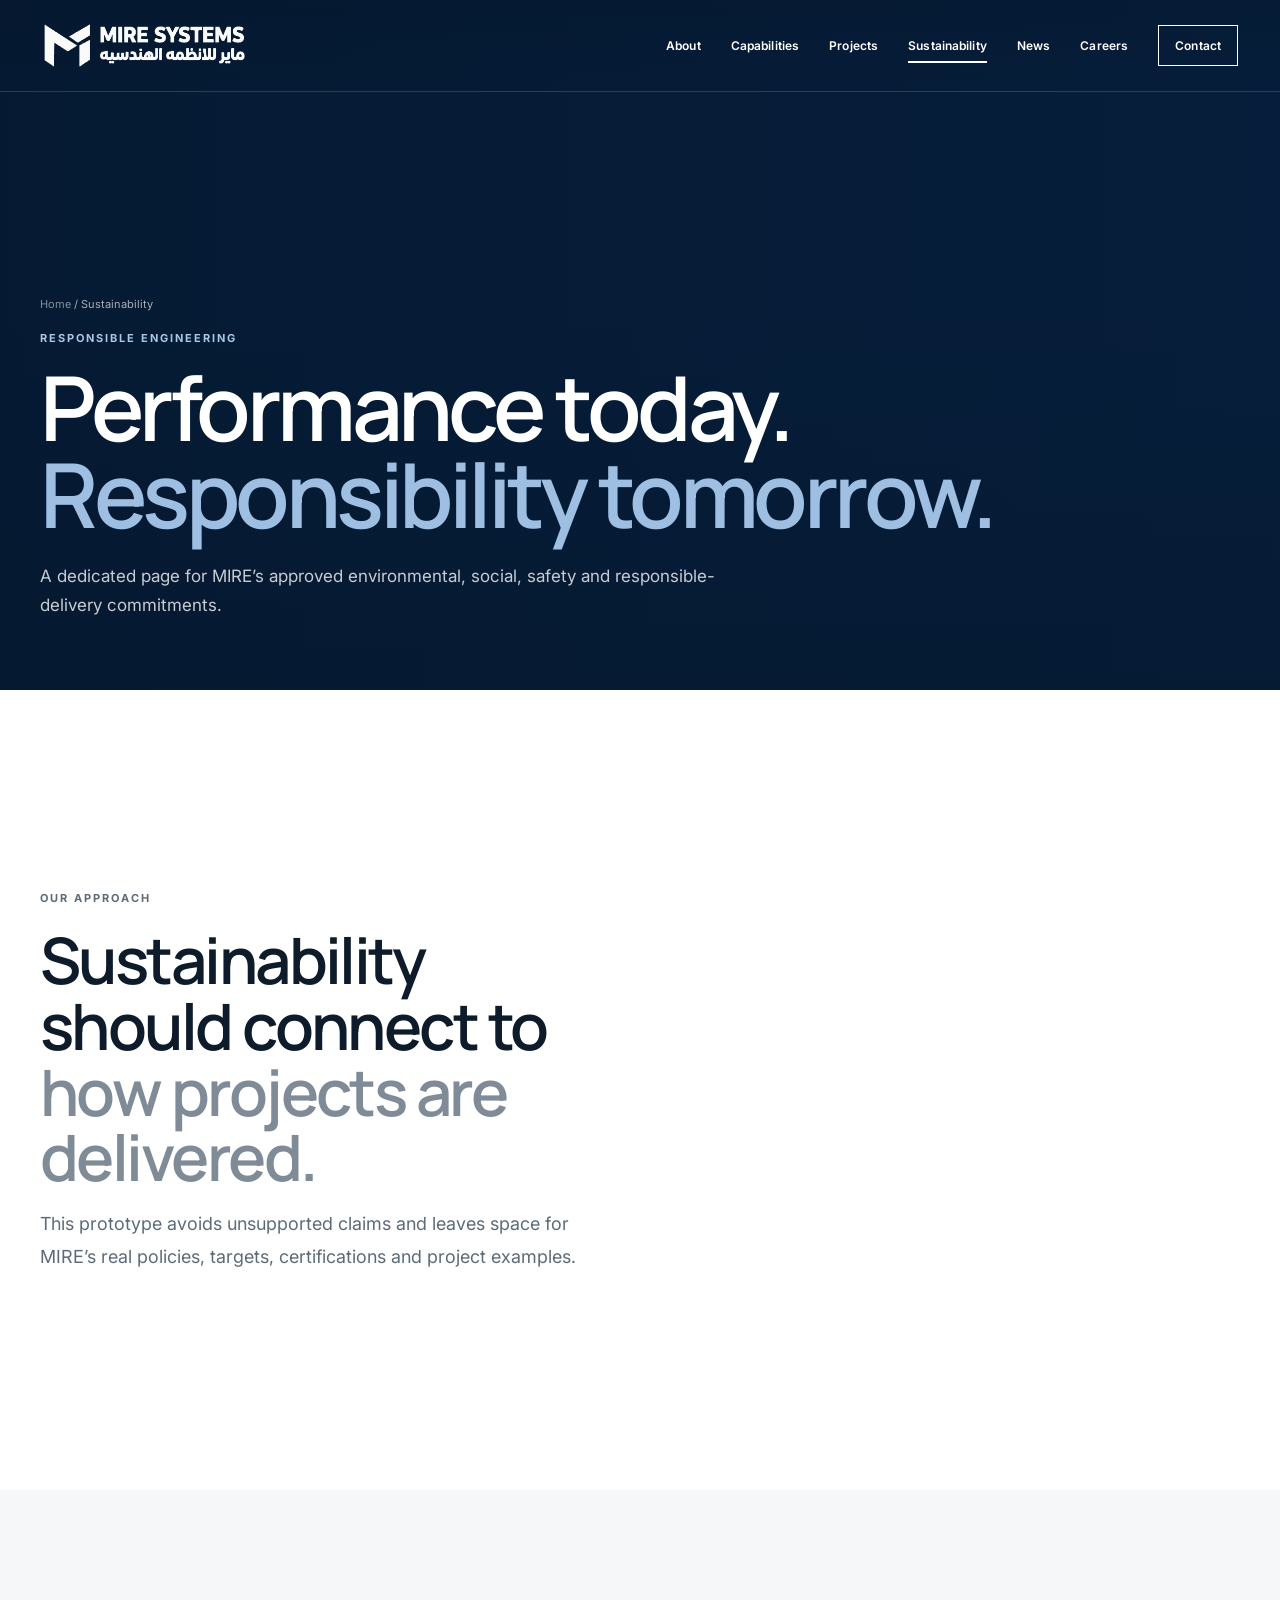
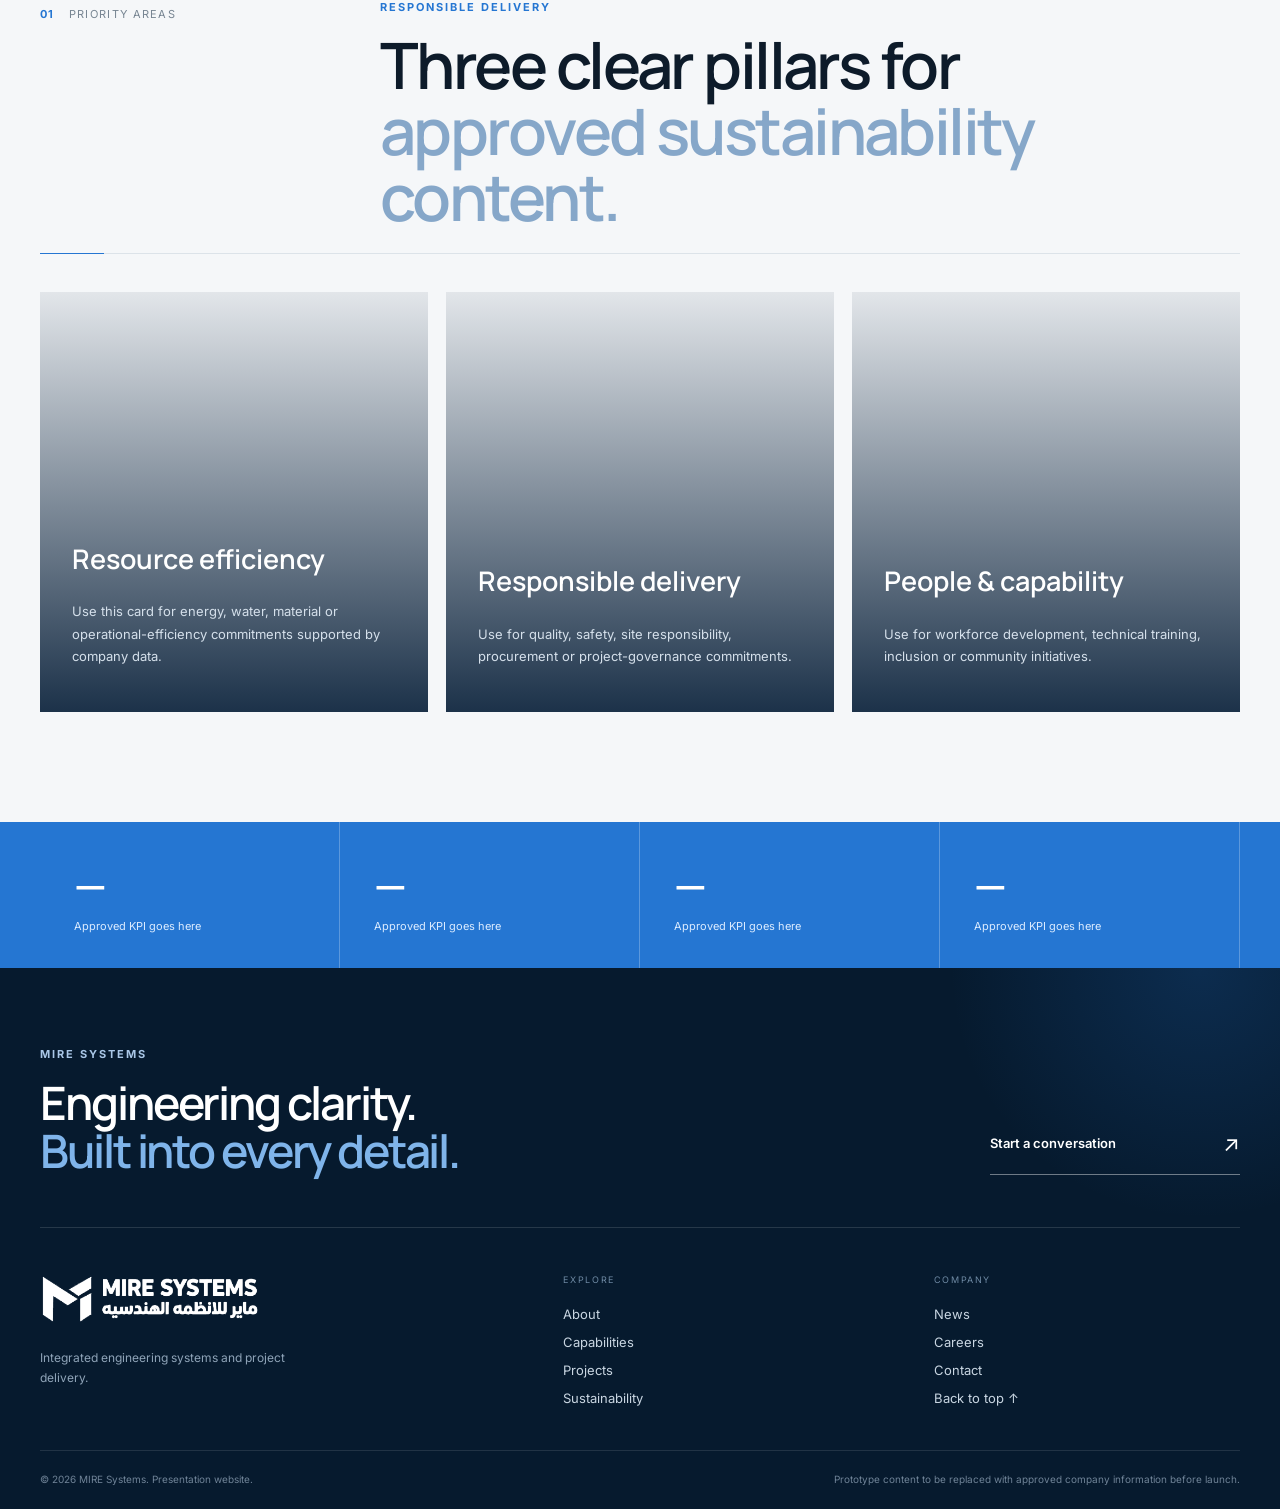
<file: sustainability.html>
<!DOCTYPE html>
<html lang="en"><head><meta charset="utf-8"/><meta content="width=device-width,initial-scale=1" name="viewport"/><meta content="#0b2e58" name="theme-color"/><title>Sustainability | MIRE Systems</title><meta content="MIRE Systems corporate website presentation." name="description"/><link href="https://fonts.googleapis.com" rel="preconnect"/><link crossorigin="" href="https://fonts.gstatic.com" rel="preconnect"/><link href="https://fonts.googleapis.com/css2?family=Inter:wght@400;500;600;700&amp;family=Manrope:wght@500;600;700&amp;display=swap" rel="stylesheet"/><link href="style.css" rel="stylesheet"/></head><body><div aria-hidden="true" class="page-progress"><span></span></div>
<header class="site-header" id="top">
<a aria-label="MIRE Systems home" class="brand" href="index.html"><img alt="MIRE Systems" src="assets/img/mire-logo.png"/></a>
<nav aria-label="Primary navigation" class="desktop-nav"><a class="" href="about.html">About</a><a class="" href="capabilities.html">Capabilities</a><a class="" href="projects.html">Projects</a><a class="active" href="sustainability.html">Sustainability</a><a class="" href="news.html">News</a><a class="" href="careers.html">Careers</a><a class="nav-cta" href="contact.html">Contact</a></nav>
<button aria-expanded="false" aria-label="Open menu" class="menu-toggle"><span></span><span></span></button>
</header>
<div aria-hidden="true" class="mobile-menu"><div class="mobile-menu-inner"><p class="eyebrow light">Navigate</p><a href="about.html">About</a><a href="capabilities.html">Capabilities</a><a href="projects.html">Projects</a><a href="sustainability.html">Sustainability</a><a href="news.html">News</a><a href="careers.html">Careers</a><a href="contact.html">Contact</a><div class="mobile-menu-meta"><span>MIRE Systems</span><span>Engineering systems</span></div></div></div><main><section class="page-hero"><div class="page-hero-bg" style="background-image:url('https://images.unsplash.com/photo-1497435334941-8c899ee9e8e9?auto=format&amp;fit=crop&amp;w=2200&amp;q=85')"></div><div class="page-hero-inner shell"><div class="breadcrumb"><a href="index.html">Home</a> / Sustainability</div><p class="eyebrow light">RESPONSIBLE ENGINEERING</p><h1>Performance today.<br/><span>Responsibility tomorrow.</span></h1><p class="lead">A dedicated page for MIRE’s approved environmental, social, safety and responsible-delivery commitments.</p></div></section>
<section class="section"><div class="shell split"><div class="copy reveal"><p class="eyebrow">OUR APPROACH</p><h2 class="section-title">Sustainability should connect to <span>how projects are delivered.</span></h2><p class="lead">This prototype avoids unsupported claims and leaves space for MIRE’s real policies, targets, certifications and project examples.</p></div><div class="split-media reveal" style="background-image:url('https://images.unsplash.com/photo-1473341304170-971dccb5ac1e?auto=format&amp;fit=crop&amp;w=1400&amp;q=85')"></div></div></section>
<section class="section" style="background:#f5f7f9"><div class="shell"><div class="section-head reveal"><div class="section-label"><span class="index">01</span><span>Priority areas</span></div><div><p class="eyebrow">RESPONSIBLE DELIVERY</p><h2>Three clear pillars for <span>approved sustainability content.</span></h2></div></div><div class="sustain-grid" data-drag-scroll=""><article class="sustain-card" style="background-image:url('https://images.unsplash.com/photo-1473341304170-971dccb5ac1e?auto=format&amp;fit=crop&amp;w=1000&amp;q=85')"><h3>Resource efficiency</h3><p>Use this card for energy, water, material or operational-efficiency commitments supported by company data.</p></article><article class="sustain-card" style="background-image:url('https://images.unsplash.com/photo-1486406146926-c627a92ad1ab?auto=format&amp;fit=crop&amp;w=1000&amp;q=85')"><h3>Responsible delivery</h3><p>Use for quality, safety, site responsibility, procurement or project-governance commitments.</p></article><article class="sustain-card" style="background-image:url('https://images.unsplash.com/photo-1521737711867-e3b97375f902?auto=format&amp;fit=crop&amp;w=1000&amp;q=85')"><h3>People &amp; capability</h3><p>Use for workforce development, technical training, inclusion or community initiatives.</p></article></div></div></section>
<section class="impact-band"><div class="shell impact-grid reveal"><div class="impact"><strong>—</strong><span>Approved KPI goes here</span></div><div class="impact"><strong>—</strong><span>Approved KPI goes here</span></div><div class="impact"><strong>—</strong><span>Approved KPI goes here</span></div><div class="impact"><strong>—</strong><span>Approved KPI goes here</span></div></div></section></main><footer class="footer">
<div aria-hidden="true" class="footer-glow"></div>
<div class="shell footer-callout">
<div><p class="eyebrow light">MIRE SYSTEMS</p><h2>Engineering clarity.<br/><span>Built into every detail.</span></h2></div>
<a class="footer-cta" href="contact.html#enquiry-form"><span>Start a conversation</span><b>↗</b></a>
</div>
<div class="shell footer-main">
<a aria-label="MIRE Systems home" class="footer-brand" href="index.html"><img alt="MIRE Systems" src="assets/img/mire-logo.png"/><p>Integrated engineering systems and project delivery.</p></a>
<div class="footer-column"><small>Explore</small><a href="about.html">About</a><a href="capabilities.html">Capabilities</a><a href="projects.html">Projects</a><a href="sustainability.html">Sustainability</a></div>
<div class="footer-column"><small>Company</small><a href="news.html">News</a><a href="careers.html">Careers</a><a href="contact.html">Contact</a><a class="back-top" href="#top">Back to top ↑</a></div>
</div>
<div class="shell footer-bottom"><span>© 2026 MIRE Systems. Presentation website.</span><span>Prototype content to be replaced with approved company information before launch.</span></div>
</footer><script src="script.js"></script></body></html>
</file>
<file: style.css>
:root{
  --navy:#0b2e58;--navy-2:#061f3d;--blue:#2576d2;--blue-2:#6ea9e8;--ink:#0d1b2a;--muted:#667482;--soft:#eef3f7;--paper:#f7f9fb;--white:#fff;--line:#dce3e9;--shell:min(100% - 80px,1380px);--ease:cubic-bezier(.2,.75,.25,1);--shadow:0 24px 70px rgba(8,31,61,.12)
}
*{box-sizing:border-box}html{scroll-behavior:smooth}body{margin:0;color:var(--ink);font-family:Inter,Arial,sans-serif;background:#fff;overflow-x:hidden}body.menu-open{overflow:hidden}a{text-decoration:none;color:inherit}img{max-width:100%;display:block}button,input,textarea,select{font:inherit}.shell{width:var(--shell);margin-inline:auto}.section{padding:110px 0}.eyebrow{font-size:11px;font-weight:700;letter-spacing:.18em;text-transform:uppercase;color:var(--blue);margin:0 0 18px}.eyebrow.light{color:#a9c7e7}.page-progress{position:fixed;top:0;left:0;right:0;height:3px;z-index:1000;background:transparent}.page-progress span{display:block;height:100%;width:0;background:var(--blue)}
.site-header{height:92px;padding:0 42px;display:flex;align-items:center;justify-content:space-between;position:fixed;inset:0 0 auto;z-index:900;color:#fff;transition:.35s var(--ease);border-bottom:1px solid rgba(255,255,255,.16)}.site-header.is-sticky,.site-header.light-header{background:rgba(255,255,255,.96);backdrop-filter:blur(14px);color:var(--ink);height:76px;border-color:var(--line);box-shadow:0 8px 30px rgba(13,27,42,.05)}.brand{width:205px;display:flex;align-items:center}.brand img{width:190px;max-height:54px;object-fit:contain;filter:brightness(0) invert(1);transition:.3s}.site-header.is-sticky .brand img,.site-header.light-header .brand img{filter:none}.desktop-nav{display:flex;align-items:center;gap:30px;font-size:12px;font-weight:600}.desktop-nav a{position:relative;padding:34px 0}.site-header.is-sticky .desktop-nav a,.site-header.light-header .desktop-nav a{padding:27px 0}.desktop-nav a:after{content:"";position:absolute;height:2px;left:0;right:100%;bottom:24px;background:currentColor;transition:.3s}.desktop-nav a:hover:after,.desktop-nav a.active:after{right:0}.nav-cta{border:1px solid currentColor;padding:12px 16px!important}.nav-cta:after{display:none}.menu-toggle{display:none;width:44px;height:44px;border:0;background:none;color:inherit;position:relative}.menu-toggle span{position:absolute;left:9px;width:26px;height:2px;background:currentColor;transition:.3s}.menu-toggle span:first-child{top:17px}.menu-toggle span:last-child{top:25px}.menu-toggle.is-open span:first-child{transform:translateY(4px) rotate(45deg)}.menu-toggle.is-open span:last-child{transform:translateY(-4px) rotate(-45deg)}.mobile-menu{position:fixed;inset:0;z-index:850;background:var(--navy-2);color:#fff;opacity:0;visibility:hidden;transition:.35s var(--ease)}.mobile-menu.is-open{opacity:1;visibility:visible}.mobile-menu-inner{height:100%;padding:130px 26px 40px;display:flex;flex-direction:column}.mobile-menu-inner>a{font:600 clamp(30px,7vw,50px)/1.1 Manrope,sans-serif;padding:15px 0;border-bottom:1px solid rgba(255,255,255,.14)}.mobile-menu-meta{margin-top:auto;display:flex;justify-content:space-between;color:#9eb1c5;font-size:11px}
.hero{height:100svh;min-height:720px;position:relative;color:#fff;background:#071f3d}.hero-slides,.hero-slide{position:absolute;inset:0}.hero-slide{opacity:0;pointer-events:none;transition:opacity 1s var(--ease)}.hero-slide.is-active{opacity:1;pointer-events:auto}.hero-media{position:absolute;inset:0;background-size:cover;background-position:center;transform:scale(1.04);transition:transform 8s ease}.hero-slide.is-active .hero-media{transform:scale(1)}.hero-media-a{background-image:url('https://images.unsplash.com/photo-1486406146926-c627a92ad1ab?auto=format&fit=crop&w=2200&q=85')}.hero-media-b{background-image:url('https://images.unsplash.com/photo-1511818966892-d7d671e672a2?auto=format&fit=crop&w=2200&q=85')}.hero-overlay{position:absolute;inset:0;background:linear-gradient(90deg,rgba(5,25,49,.86) 0%,rgba(5,25,49,.58) 45%,rgba(5,25,49,.16) 80%),linear-gradient(0deg,rgba(5,25,49,.42),transparent 45%)}.hero-content{height:100%;position:relative;z-index:2;display:flex;flex-direction:column;justify-content:center;padding-top:70px}.hero h1,.page-hero h1{font:600 clamp(54px,7vw,104px)/.98 Manrope,sans-serif;letter-spacing:-.05em;margin:0;max-width:1050px}.hero h1 span,.page-hero h1 span{color:#9ebfe2}.hero-copy{max-width:640px;font-size:16px;line-height:1.72;color:rgba(255,255,255,.82);margin:28px 0 0}.hero-actions{display:flex;gap:28px;align-items:center;margin-top:34px}.btn{display:inline-flex;align-items:center;justify-content:space-between;gap:30px;min-height:52px;padding:14px 18px;font-size:12px;font-weight:700;border:1px solid;transition:.3s var(--ease)}.btn span{font-size:16px}.btn-light{background:#fff;color:var(--navy);border-color:#fff}.btn-light:hover{background:transparent;color:#fff}.btn-blue{background:var(--blue);color:#fff;border-color:var(--blue)}.btn-blue:hover{background:var(--navy);border-color:var(--navy)}.text-link{font-size:12px;font-weight:700;display:inline-flex;gap:18px;align-items:center}.light-link{color:#fff}.hero-bottom{position:absolute;z-index:3;bottom:34px;left:50%;transform:translateX(-50%);display:flex;align-items:center;justify-content:space-between}.hero-pagination{font-size:11px;display:flex;gap:8px;color:rgba(255,255,255,.6)}.hero-pagination strong{color:#fff}.hero-controls{display:flex;align-items:center;gap:12px}.hero-controls button{width:38px;height:38px;border:1px solid rgba(255,255,255,.3);background:none;color:#fff;cursor:pointer}.hero-line{width:120px;height:1px;background:rgba(255,255,255,.26);overflow:hidden}.hero-line span{display:block;height:100%;width:0;background:#fff;animation:heroProgress 6s linear infinite}@keyframes heroProgress{to{width:100%}}
.page-hero{min-height:690px;height:76svh;position:relative;color:#fff;background:#071f3d;display:flex;align-items:flex-end;overflow:hidden}.page-hero-bg{position:absolute;inset:0;background-size:cover;background-position:center;transform:scale(1.02)}.page-hero:after{content:"";position:absolute;inset:0;background:linear-gradient(90deg,rgba(5,25,49,.88),rgba(5,25,49,.46) 55%,rgba(5,25,49,.16)),linear-gradient(0deg,rgba(5,25,49,.7),transparent 55%)}.page-hero-inner{position:relative;z-index:2;padding-bottom:70px}.page-hero .breadcrumb{font-size:11px;color:rgba(255,255,255,.65);margin-bottom:20px}.page-hero .lead{max-width:720px;color:rgba(255,255,255,.78);font-size:17px;line-height:1.7;margin:24px 0 0}
.section-label{display:flex;gap:14px;align-items:flex-start;font-size:11px;text-transform:uppercase;letter-spacing:.12em;color:#778592;padding-top:7px}.section-label .index{color:var(--blue);font-weight:700}.intro-grid,.section-head{display:grid;grid-template-columns:280px 1fr;gap:60px}.section h2,.section-title{font:600 clamp(40px,5vw,68px)/1.03 Manrope,sans-serif;letter-spacing:-.04em;margin:0}.section h2 span,.section-title span{color:#7f8c98}.lead{font-size:18px;line-height:1.75;color:#596775;max-width:760px}.stats{margin-top:80px;display:grid;grid-template-columns:repeat(4,1fr);border-top:1px solid var(--line);border-left:1px solid var(--line)}.stat{padding:28px;border-right:1px solid var(--line);border-bottom:1px solid var(--line)}.stat strong{display:block;font:600 50px/1 Manrope;color:var(--navy);letter-spacing:-.04em}.stat span{display:block;color:#7e8b88;font-size:13px;margin-top:12px;line-height:1.45}.concept-note{font-size:11px;color:#98a1a9;margin-top:20px}
.dark-section{background:var(--navy);color:#fff}.section-head{margin-bottom:62px}.section-head h2{color:inherit}.section-head h2 span{color:#86a7c9}.section-label.inverse{color:#a9bad0}.service-slider{display:grid;grid-template-columns:repeat(3,1fr);border-top:1px solid rgba(255,255,255,.18);border-left:1px solid rgba(255,255,255,.18)}.service-card{min-height:390px;padding:30px;border-right:1px solid rgba(255,255,255,.18);border-bottom:1px solid rgba(255,255,255,.18);display:flex;flex-direction:column;transition:.35s var(--ease);position:relative;overflow:hidden}.service-card:before{content:"";position:absolute;inset:auto 0 0;height:0;background:var(--blue);z-index:0;transition:.4s var(--ease)}.service-card>*{position:relative;z-index:1}.service-card:hover:before{height:100%}.service-no{font-size:11px;color:#8fa7c3}.service-icon{font-size:42px;margin:50px 0 40px}.service-card h3{font:600 24px/1.2 Manrope;margin:0 0 16px}.service-card p{color:#b7c5d5;line-height:1.65;font-size:14px;margin:0 0 28px}.service-card a{margin-top:auto;font-size:12px;font-weight:700;display:flex;justify-content:space-between}.service-card:hover p{color:#eef5fb}
.projects{background:#f4f6f8}.project-track{display:grid;grid-template-columns:1.2fr .9fr .9fr;gap:20px}.project-card{background:#fff;min-width:0;overflow:hidden}.project-image{height:460px;background-size:cover;background-position:center;transition:transform .7s var(--ease)}.project-card:hover .project-image{transform:scale(1.035)}.project-a .project-image{background-image:url('https://images.unsplash.com/photo-1511818966892-d7d671e672a2?auto=format&fit=crop&w=1500&q=85')}.project-b .project-image{background-image:url('https://images.unsplash.com/photo-1497366811353-6870744d04b2?auto=format&fit=crop&w=1500&q=85')}.project-c .project-image{background-image:url('https://images.unsplash.com/photo-1497366754035-f200968a6e72?auto=format&fit=crop&w=1500&q=85')}.project-info{padding:24px}.project-info span{font-size:11px;color:#7e8994;text-transform:uppercase;letter-spacing:.1em}.project-info h3{font:600 22px/1.25 Manrope;margin:12px 0 20px}.project-info a{font-size:12px;font-weight:700;color:var(--navy)}
.approach{padding:0}.approach-grid{width:100%;display:grid;grid-template-columns:1fr 1fr}.approach-media{min-height:720px;background:linear-gradient(0deg,rgba(10,53,96,.18),rgba(10,53,96,.08)),url('https://images.unsplash.com/photo-1477959858617-67f85cf4f1df?auto=format&fit=crop&w=1500&q=85') center/cover no-repeat;position:relative}.approach-badge{position:absolute;right:34px;bottom:34px;width:126px;height:126px;background:rgba(255,255,255,.9);backdrop-filter:blur(8px);display:grid;place-content:center;text-align:center;color:var(--navy)}.approach-badge img{width:74px}.approach-copy{padding:105px clamp(42px,7vw,120px);display:flex;flex-direction:column;justify-content:center}.approach-copy .section-label{margin-bottom:60px}.approach-copy p:not(.eyebrow){color:#566472;line-height:1.8;font-size:15px;max-width:600px}.principles{margin-top:38px;border-top:1px solid var(--line)}.principles div{display:flex;align-items:center;gap:26px;border-bottom:1px solid var(--line);padding:18px 0}.principles span{font-size:11px;color:var(--blue)}.principles strong{font:600 16px Manrope}
.cta{position:relative;min-height:590px;color:#fff;display:flex;align-items:center;overflow:hidden}.cta-bg{position:absolute;inset:0;background:linear-gradient(90deg,rgba(6,35,66,.86),rgba(6,35,66,.35)),url('https://images.unsplash.com/photo-1486406146926-c627a92ad1ab?auto=format&fit=crop&w=2200&q=85') center/cover}.cta-inner{position:relative;z-index:1}.cta h2{font:600 clamp(46px,7vw,86px)/1 Manrope;margin:0;letter-spacing:-.05em}.cta p:not(.eyebrow){color:rgba(255,255,255,.78);font-size:16px;max-width:560px;line-height:1.7;margin:24px 0 30px}
/* inner pages */
.split{display:grid;grid-template-columns:1fr 1fr;gap:90px;align-items:center}.split-media{min-height:580px;background-size:cover;background-position:center}.copy p{color:#5d6b78;line-height:1.8}.quote{font:500 30px/1.35 Manrope;color:var(--navy);border-left:3px solid var(--blue);padding-left:26px;margin:34px 0}.value-grid{display:grid;grid-template-columns:repeat(3,1fr);gap:1px;background:var(--line);border:1px solid var(--line)}.value-card{background:#fff;padding:34px;min-height:260px}.value-card .num{font-size:11px;color:var(--blue)}.value-card h3{font:600 22px/1.2 Manrope;margin:55px 0 12px}.value-card p{font-size:14px;line-height:1.7;color:#65727f}.timeline{border-top:1px solid var(--line)}.timeline-row{display:grid;grid-template-columns:180px 1fr;gap:50px;padding:28px 0;border-bottom:1px solid var(--line)}.timeline-row strong{font:600 30px Manrope;color:var(--navy)}.timeline-row p{margin:0;color:#65727f;line-height:1.7}.capability-grid{display:grid;grid-template-columns:repeat(2,1fr);gap:18px}.capability-item{padding:36px;background:#fff;border:1px solid var(--line);min-height:300px;display:flex;flex-direction:column}.capability-item .icon{font-size:38px;color:var(--blue)}.capability-item h3{font:600 28px/1.2 Manrope;margin:52px 0 14px}.capability-item p{color:#667482;line-height:1.75}.capability-item a{margin-top:auto;font-size:12px;font-weight:700;color:var(--navy)}.steps{display:grid;grid-template-columns:repeat(4,1fr);gap:0;border:1px solid var(--line)}.step{padding:28px;min-height:260px;border-right:1px solid var(--line)}.step:last-child{border-right:0}.step span{font-size:11px;color:var(--blue)}.step h3{font:600 20px Manrope;margin:80px 0 12px}.step p{font-size:13px;color:#687684;line-height:1.7}
.filters{display:flex;gap:10px;flex-wrap:wrap;margin-bottom:36px}.filter-btn{border:1px solid var(--line);background:#fff;padding:11px 16px;font-size:11px;font-weight:700;cursor:pointer}.filter-btn.active,.filter-btn:hover{background:var(--navy);color:#fff;border-color:var(--navy)}.projects-grid{display:grid;grid-template-columns:repeat(2,1fr);gap:26px}.project-tile{background:#fff;overflow:hidden;border:1px solid var(--line)}.project-tile .img{height:470px;background-size:cover;background-position:center;transition:.6s var(--ease)}.project-tile:hover .img{transform:scale(1.025)}.project-tile .meta{padding:24px}.project-tile .meta small{font-size:10px;text-transform:uppercase;letter-spacing:.12em;color:#71808e}.project-tile .meta h3{font:600 26px/1.25 Manrope;margin:12px 0}.project-tile .meta a{font-size:12px;font-weight:700;color:var(--navy)}
.project-detail-hero{height:86svh;min-height:720px;position:relative;color:#fff;display:flex;align-items:flex-end}.project-detail-hero .bg{position:absolute;inset:0;background:url('https://images.unsplash.com/photo-1511818966892-d7d671e672a2?auto=format&fit=crop&w=2200&q=85') center/cover}.project-detail-hero:after{content:"";position:absolute;inset:0;background:linear-gradient(0deg,rgba(5,25,49,.9),rgba(5,25,49,.1) 65%)}.project-detail-hero .content{position:relative;z-index:2;padding-bottom:70px}.project-detail-hero h1{font:600 clamp(50px,7vw,96px)/.98 Manrope;margin:0;letter-spacing:-.05em;max-width:1000px}.project-facts{display:grid;grid-template-columns:repeat(4,1fr);border:1px solid var(--line)}.project-fact{padding:24px;border-right:1px solid var(--line)}.project-fact:last-child{border:0}.project-fact small{display:block;text-transform:uppercase;letter-spacing:.12em;color:#86929d;font-size:9px;margin-bottom:9px}.project-fact strong{font-size:14px}.gallery-grid{display:grid;grid-template-columns:1.25fr .75fr;gap:18px}.gallery-grid div{min-height:560px;background-size:cover;background-position:center}.gallery-grid .stack{display:grid;grid-template-rows:1fr 1fr;gap:18px}.gallery-grid .stack div{min-height:0}
.sustain-grid{display:grid;grid-template-columns:repeat(3,1fr);gap:18px}.sustain-card{min-height:420px;padding:32px;color:#fff;display:flex;flex-direction:column;justify-content:flex-end;background-size:cover;background-position:center;position:relative;overflow:hidden}.sustain-card:before{content:"";position:absolute;inset:0;background:linear-gradient(0deg,rgba(4,28,54,.9),rgba(4,28,54,.08))}.sustain-card>*{position:relative}.sustain-card h3{font:600 27px/1.2 Manrope;margin:0 0 12px}.sustain-card p{font-size:13px;line-height:1.7;color:#d5e0eb}.impact-band{background:var(--blue);color:#fff}.impact-grid{display:grid;grid-template-columns:repeat(4,1fr)}.impact{padding:34px;border-right:1px solid rgba(255,255,255,.25)}.impact strong{display:block;font:600 42px Manrope}.impact span{font-size:11px;color:#dcecff}
.news-grid{display:grid;grid-template-columns:repeat(3,1fr);gap:20px}.news-card{border:1px solid var(--line);background:#fff;overflow:hidden}.news-card .img{height:280px;background-size:cover;background-position:center}.news-card .body{padding:24px}.news-card time{font-size:10px;color:#7b8995}.news-card h3{font:600 21px/1.35 Manrope;margin:12px 0 20px}.news-card a{font-size:12px;font-weight:700;color:var(--navy)}
.career-band{background:#f0f5fa}.jobs{border-top:1px solid var(--line)}.job{display:grid;grid-template-columns:1.5fr 1fr auto;align-items:center;gap:30px;padding:25px 0;border-bottom:1px solid var(--line)}.job h3{font:600 20px Manrope;margin:0}.job p{margin:0;color:#70808f;font-size:13px}.job a{font-size:12px;font-weight:700;color:var(--navy)}
.contact-grid{display:grid;grid-template-columns:.8fr 1.2fr;gap:90px}.contact-list{border-top:1px solid var(--line);margin-top:35px}.contact-item{padding:18px 0;border-bottom:1px solid var(--line)}.contact-item small{display:block;font-size:9px;text-transform:uppercase;letter-spacing:.12em;color:#83909c;margin-bottom:7px}.contact-item strong{font-size:14px}.contact-form{display:grid;grid-template-columns:1fr 1fr;gap:18px}.field{display:flex;flex-direction:column;gap:8px}.field.full{grid-column:1/-1}.field label{font-size:10px;font-weight:700;text-transform:uppercase;letter-spacing:.1em;color:#6f7d89}.field input,.field textarea,.field select{border:1px solid var(--line);background:#fff;padding:15px;outline:none}.field input:focus,.field textarea:focus,.field select:focus{border-color:var(--blue)}.field textarea{min-height:150px;resize:vertical}.map-placeholder{min-height:420px;background:linear-gradient(rgba(11,46,88,.1),rgba(11,46,88,.1)),url('https://images.unsplash.com/photo-1524661135-423995f22d0b?auto=format&fit=crop&w=1800&q=80') center/cover;display:flex;align-items:flex-end;padding:30px}.map-placeholder span{background:#fff;padding:14px 18px;font-size:12px;box-shadow:var(--shadow)}
.footer{background:#081d32;color:#fff;padding:55px 0 24px}.footer-top{display:grid;grid-template-columns:1fr 1fr auto;gap:40px;align-items:center}.footer-top img{width:220px;filter:brightness(0) invert(1)}.footer-nav{display:flex;gap:24px;font-size:13px;color:#c1cfdd;flex-wrap:wrap}.back-top{font-size:12px;color:#c1cfdd}.footer-bottom{border-top:1px solid rgba(255,255,255,.14);margin-top:42px;padding-top:22px;display:flex;justify-content:space-between;gap:20px;font-size:10px;color:#7f93a8}
.reveal{opacity:0;transform:translateY(26px);transition:opacity .8s var(--ease),transform .8s var(--ease)}.reveal.in-view{opacity:1;transform:none}.fade-sequence>*{opacity:0;transform:translateY(20px)}.fade-sequence.in-view>*{animation:rise .7s var(--ease) forwards}.fade-sequence.in-view>*:nth-child(2){animation-delay:.08s}.fade-sequence.in-view>*:nth-child(3){animation-delay:.16s}.fade-sequence.in-view>*:nth-child(4){animation-delay:.24s}@keyframes rise{to{opacity:1;transform:none}}
@media(max-width:1080px){:root{--shell:min(100% - 44px,960px)}.desktop-nav{gap:18px}.site-header{padding:0 22px}.intro-grid,.section-head{grid-template-columns:220px 1fr}.split{gap:50px}.project-track{grid-template-columns:1.1fr .95fr .95fr}.steps{grid-template-columns:repeat(2,1fr)}.step:nth-child(2){border-right:0}.step:nth-child(-n+2){border-bottom:1px solid var(--line)}.contact-grid{gap:55px}}
@media(max-width:860px){:root{--shell:min(100% - 40px,760px)}.site-header{height:76px;padding:0 20px}.brand{width:180px}.brand img{width:165px;max-height:46px}.desktop-nav{display:none}.menu-toggle{display:block}.hero{min-height:680px;height:88svh}.hero-content{padding-top:70px}.hero h1{font-size:clamp(44px,10vw,72px)}.hero-copy{max-width:540px;font-size:15px}.page-hero{min-height:580px}.page-hero h1{font-size:clamp(46px,9vw,74px)}.intro-grid,.section-head,.split,.contact-grid{grid-template-columns:1fr;gap:34px}.section-label{padding-top:0}.section-head{margin-bottom:42px}.stats{grid-template-columns:repeat(2,1fr)}.service-slider,.project-track{display:flex;overflow-x:auto;scroll-snap-type:x mandatory;gap:14px;border:0;padding-bottom:10px;scrollbar-width:none}.service-slider::-webkit-scrollbar,.project-track::-webkit-scrollbar{display:none}.service-card{flex:0 0 78vw;max-width:420px;scroll-snap-align:start;border:1px solid rgba(255,255,255,.18);min-height:370px}.project-card{flex:0 0 82vw;max-width:540px;scroll-snap-align:start}.project-image{height:400px}.approach-grid{grid-template-columns:1fr}.approach-media{min-height:530px}.approach-copy{padding:76px 24px}.approach-copy .section-label{margin-bottom:40px}.footer-top{grid-template-columns:1fr}.footer-bottom{flex-direction:column}.value-grid,.sustain-grid,.news-grid{display:flex;overflow-x:auto;scroll-snap-type:x mandatory;gap:14px;background:transparent;border:0;scrollbar-width:none}.value-card,.sustain-card,.news-card{flex:0 0 78vw;max-width:420px;scroll-snap-align:start;border:1px solid var(--line)}.capability-grid,.projects-grid{grid-template-columns:1fr}.project-tile .img{height:400px}.project-facts{grid-template-columns:repeat(2,1fr)}.project-fact:nth-child(2){border-right:0}.project-fact:nth-child(-n+2){border-bottom:1px solid var(--line)}.gallery-grid{grid-template-columns:1fr}.gallery-grid div{min-height:420px}.gallery-grid .stack{grid-template-columns:1fr 1fr;grid-template-rows:none}.gallery-grid .stack div{min-height:280px}.impact-grid{grid-template-columns:repeat(2,1fr)}.impact:nth-child(2){border-right:0}.impact:nth-child(-n+2){border-bottom:1px solid rgba(255,255,255,.25)}.job{grid-template-columns:1fr auto}.job p{grid-column:1/-1}.contact-form{grid-template-columns:1fr}.field.full{grid-column:auto}}
@media(max-width:640px){:root{--shell:calc(100vw - 32px)}.section{padding:78px 0}.hero{min-height:650px;height:90svh}.hero-content{justify-content:flex-end;padding-bottom:135px}.hero h1{font-size:42px;line-height:1.03}.hero-copy{font-size:14px;line-height:1.65;margin-top:20px}.hero-actions{margin-top:24px;gap:20px}.hero-actions .light-link{display:none}.hero-bottom{bottom:24px}.hero-line{width:70px}.btn{min-height:48px;padding:13px 15px;font-size:12px}.section h2,.section-title{font-size:36px}.lead{font-size:16px;line-height:1.65}.stats{margin-top:58px;grid-template-columns:1fr 1fr;gap:0}.stat{padding:20px 14px}.stat strong{font-size:38px}.stat span{font-size:11px}.service-card{flex-basis:86vw;padding:24px;min-height:340px}.service-icon{margin:42px 0 32px}.project-card{flex-basis:86vw}.project-image{height:330px}.project-info h3{font-size:20px}.approach-media{min-height:440px}.approach-copy{padding:64px 16px}.approach-copy .section-label{margin-bottom:34px}.cta{min-height:500px}.cta h2{font-size:46px}.footer{padding-top:42px}.footer-top img{width:185px}.page-hero{min-height:520px;height:70svh}.page-hero-inner{padding-bottom:42px}.page-hero h1{font-size:44px}.page-hero .lead{font-size:14px}.value-card,.sustain-card,.news-card{flex-basis:86vw}.timeline-row{grid-template-columns:1fr;gap:10px}.capability-item{padding:26px;min-height:280px}.capability-item h3{font-size:24px;margin-top:42px}.steps{grid-template-columns:1fr}.step{border-right:0;border-bottom:1px solid var(--line)!important}.step:last-child{border-bottom:0!important}.project-tile .img{height:320px}.project-detail-hero{min-height:650px}.project-detail-hero h1{font-size:46px}.project-facts{grid-template-columns:1fr}.project-fact{border-right:0!important;border-bottom:1px solid var(--line)!important}.project-fact:last-child{border-bottom:0!important}.gallery-grid div{min-height:340px}.gallery-grid .stack{grid-template-columns:1fr}.gallery-grid .stack div{min-height:260px}.impact-grid{grid-template-columns:1fr}.impact{border-right:0!important;border-bottom:1px solid rgba(255,255,255,.25)}.job{grid-template-columns:1fr}.job p{grid-column:auto}.contact-form{display:block}.field{margin-bottom:16px}}
@media(prefers-reduced-motion:reduce){*{scroll-behavior:auto!important;animation:none!important;transition:none!important}.reveal{opacity:1;transform:none}.fade-sequence>*{opacity:1;transform:none}}

/* ===== 2026 polish pass: logo, card links, footer and visual depth ===== */
.site-header:not(.is-sticky):not(.light-header){background:linear-gradient(180deg,rgba(4,20,38,.26),rgba(4,20,38,0));}
.brand{height:100%;width:218px;overflow:visible;position:relative;z-index:2}
.brand img{width:205px;height:auto;max-height:58px;object-fit:contain;object-position:left center;background:transparent!important}
.site-header:not(.is-sticky):not(.light-header) .brand img{filter:brightness(0) invert(1);opacity:.98}
.site-header.is-sticky .brand img,.site-header.light-header .brand img{filter:none}
.desktop-nav a{letter-spacing:.01em}
.desktop-nav a:not(.nav-cta){transition:opacity .25s var(--ease)}
.desktop-nav:hover a:not(:hover):not(.nav-cta){opacity:.58}
.nav-cta{transition:background .25s var(--ease),color .25s var(--ease),border-color .25s var(--ease),transform .25s var(--ease)}
.nav-cta:hover{background:currentColor;transform:translateY(-1px)}
.site-header:not(.is-sticky):not(.light-header) .nav-cta:hover{color:var(--navy)}
.site-header.is-sticky .nav-cta:hover,.site-header.light-header .nav-cta:hover{color:#fff;background:var(--navy)}

.breadcrumb a{color:inherit;opacity:.78;transition:opacity .2s}.breadcrumb a:hover{opacity:1}

[data-card-link]{cursor:pointer;position:relative;transition:transform .42s var(--ease),box-shadow .42s var(--ease),border-color .42s var(--ease)}
[data-card-link]:focus-visible{outline:3px solid rgba(37,118,210,.42);outline-offset:4px}
.project-card[data-card-link]:hover,.project-tile[data-card-link]:hover,.news-card[data-card-link]:hover{transform:translateY(-7px);box-shadow:0 24px 60px rgba(8,31,61,.16)}
.capability-item[data-card-link]:hover{transform:translateY(-5px);box-shadow:0 20px 50px rgba(8,31,61,.10);border-color:#bfd4ea}
.service-card[data-card-link]:hover{transform:translateY(-6px);background:rgba(255,255,255,.055)}
.sustain-card[data-card-link]:hover{transform:translateY(-5px);box-shadow:0 20px 50px rgba(8,31,61,.10)}
.project-card .project-image,.project-tile .img,.news-card .img{overflow:hidden;position:relative}
.project-card .project-image:after,.project-tile .img:after,.news-card .img:after{content:"";position:absolute;inset:0;background:linear-gradient(180deg,transparent 50%,rgba(3,17,31,.16));opacity:0;transition:opacity .42s var(--ease)}
.project-card[data-card-link]:hover .project-image:after,.project-tile[data-card-link]:hover .img:after,.news-card[data-card-link]:hover .img:after{opacity:1}
.project-card .project-image,.project-tile .img,.news-card .img{transition:background-size .7s var(--ease),filter .5s var(--ease)}
.project-card[data-card-link]:hover .project-image,.project-tile[data-card-link]:hover .img,.news-card[data-card-link]:hover .img{filter:saturate(1.08) contrast(1.03)}
.project-info h3,.news-card h3,.project-tile h3,.capability-item h3{transition:color .25s var(--ease)}
.project-card[data-card-link]:hover h3,.project-tile[data-card-link]:hover h3,.news-card[data-card-link]:hover h3,.capability-item[data-card-link]:hover h3{color:var(--blue)}
.project-info a,.news-card a,.project-tile a,.capability-item a,.service-card a{position:relative;z-index:2}

/* More visual rhythm without oversized typography */
.section-head h2,.intro h2,.approach-copy h2{max-width:760px}
.section-head{position:relative}
.section-head:after{content:"";position:absolute;left:0;right:0;bottom:-24px;height:1px;background:linear-gradient(90deg,var(--blue) 0 64px,var(--line) 64px)}
.dark-section .section-head:after{background:linear-gradient(90deg,var(--blue-2) 0 64px,rgba(255,255,255,.13) 64px)}
.project-info{position:relative}
.project-info:before{content:"";position:absolute;left:0;top:0;width:42px;height:2px;background:var(--blue);transform:scaleX(0);transform-origin:left;transition:transform .35s var(--ease)}
.project-card:hover .project-info:before{transform:scaleX(1)}

/* Upgraded footer */
.footer{position:relative;overflow:hidden;background:#061a2e;color:#fff;padding:0 0 24px}
.footer-glow{position:absolute;width:520px;height:520px;border-radius:50%;right:-180px;top:-260px;background:radial-gradient(circle,rgba(37,118,210,.20),rgba(37,118,210,0) 68%);pointer-events:none}
.footer-callout{min-height:260px;padding:64px 0 52px;display:grid;grid-template-columns:1fr auto;gap:48px;align-items:end;border-bottom:1px solid rgba(255,255,255,.13);position:relative}
.footer-callout h2{font:600 clamp(30px,3.6vw,52px)/1.04 Manrope,sans-serif;letter-spacing:-.045em;margin:0;max-width:720px}.footer-callout h2 span{color:#7fb4ea}
.footer-cta{min-width:250px;padding:18px 0;border-bottom:1px solid rgba(255,255,255,.42);display:flex;justify-content:space-between;align-items:center;font-size:13px;font-weight:600;transition:border-color .25s,color .25s}.footer-cta b{font-size:22px;font-weight:400;transition:transform .25s}.footer-cta:hover{border-color:#fff;color:#a8cff5}.footer-cta:hover b{transform:translate(4px,-4px)}
.footer-main{padding:46px 0 44px;display:grid;grid-template-columns:minmax(260px,1.5fr) 1fr 1fr;gap:64px;position:relative}
.footer-brand{display:block;max-width:330px}.footer-brand img{width:220px;filter:brightness(0) invert(1);margin-bottom:24px}.footer-brand p{margin:0;color:#8fa4b8;font-size:12px;line-height:1.7;max-width:280px}
.footer-column{display:flex;flex-direction:column;align-items:flex-start;gap:12px}.footer-column small{text-transform:uppercase;letter-spacing:.18em;color:#6f8aa4;font-size:9px;margin-bottom:9px}.footer-column a{font-size:13px;color:#c9d6e2;transition:color .2s,transform .2s}.footer-column a:hover{color:#fff;transform:translateX(3px)}
.footer-bottom{border-top:1px solid rgba(255,255,255,.11);margin-top:0;padding-top:22px;display:flex;justify-content:space-between;gap:20px;font-size:10px;color:#6f8397;position:relative}

/* Article detail page */
.article-hero{height:min(78svh,760px);min-height:620px;position:relative;color:#fff;overflow:hidden}.article-hero-media{position:absolute;inset:0;background:url('https://images.unsplash.com/photo-1503387762-592deb58ef4e?auto=format&fit=crop&w=2200&q=88') center/cover;transform:scale(1.02)}.article-hero-overlay{position:absolute;inset:0;background:linear-gradient(90deg,rgba(5,25,46,.88) 0%,rgba(5,25,46,.58) 55%,rgba(5,25,46,.2) 100%)}.article-hero-copy{height:100%;display:flex;flex-direction:column;justify-content:flex-end;padding-bottom:72px;position:relative;z-index:1}.article-hero-copy h1{font:600 clamp(44px,6vw,78px)/.98 Manrope,sans-serif;letter-spacing:-.055em;margin:8px 0 24px;max-width:980px}.article-hero-copy h1 span{color:#8ebaea}.article-meta{display:flex;gap:12px;color:#c4d3e1;font-size:11px}.article-section{background:#fff}.article-body{display:grid;grid-template-columns:170px minmax(0,760px);justify-content:center;gap:65px}.article-body aside{display:flex;flex-direction:column;gap:18px;color:#748393;font-size:11px;position:sticky;top:110px;align-self:start}.article-body aside a{color:var(--navy);font-weight:600}.article-body>div>p{font-size:15px;line-height:1.85;color:#4e5f70;margin:0 0 26px}.article-body .article-lead{font-size:20px;line-height:1.7;color:var(--ink)}.article-body h2{font:600 clamp(28px,3vw,40px)/1.12 Manrope,sans-serif;letter-spacing:-.035em;margin:58px 0 22px}.article-body blockquote{margin:52px 0;padding:30px 34px;border-left:3px solid var(--blue);background:var(--soft);font:500 22px/1.55 Manrope,sans-serif;color:var(--navy)}.article-image{height:420px;background:url('https://images.unsplash.com/photo-1541971875076-8f970d573be6?auto=format&fit=crop&w=1500&q=85') center/cover;margin:42px 0}.article-body .btn{margin-top:22px}

@media(max-width:860px){.brand{width:190px}.brand img{width:178px;max-height:48px}.footer-callout{grid-template-columns:1fr;align-items:start;min-height:auto;padding:54px 0}.footer-cta{max-width:290px}.footer-main{grid-template-columns:1fr 1fr;gap:42px}.footer-brand{grid-column:1/-1}.article-body{grid-template-columns:1fr;gap:30px}.article-body aside{position:static;flex-direction:row;justify-content:space-between;border-bottom:1px solid var(--line);padding-bottom:18px}.article-hero{min-height:570px}.article-hero-copy{padding-bottom:48px}}
@media(max-width:640px){.site-header:not(.is-sticky):not(.light-header){background:linear-gradient(180deg,rgba(4,20,38,.42),rgba(4,20,38,0))}.brand{width:168px}.brand img{width:158px;max-height:44px}.footer-callout{padding:46px 0 42px}.footer-main{grid-template-columns:1fr 1fr;gap:34px 24px;padding:38px 0}.footer-brand img{width:185px}.footer-column a{font-size:12px}.article-hero{min-height:540px;height:72svh}.article-hero-copy h1{font-size:42px}.article-body .article-lead{font-size:18px}.article-body blockquote{font-size:19px;padding:24px}.article-image{height:300px}[data-card-link]:hover{transform:none!important}}
</file>
